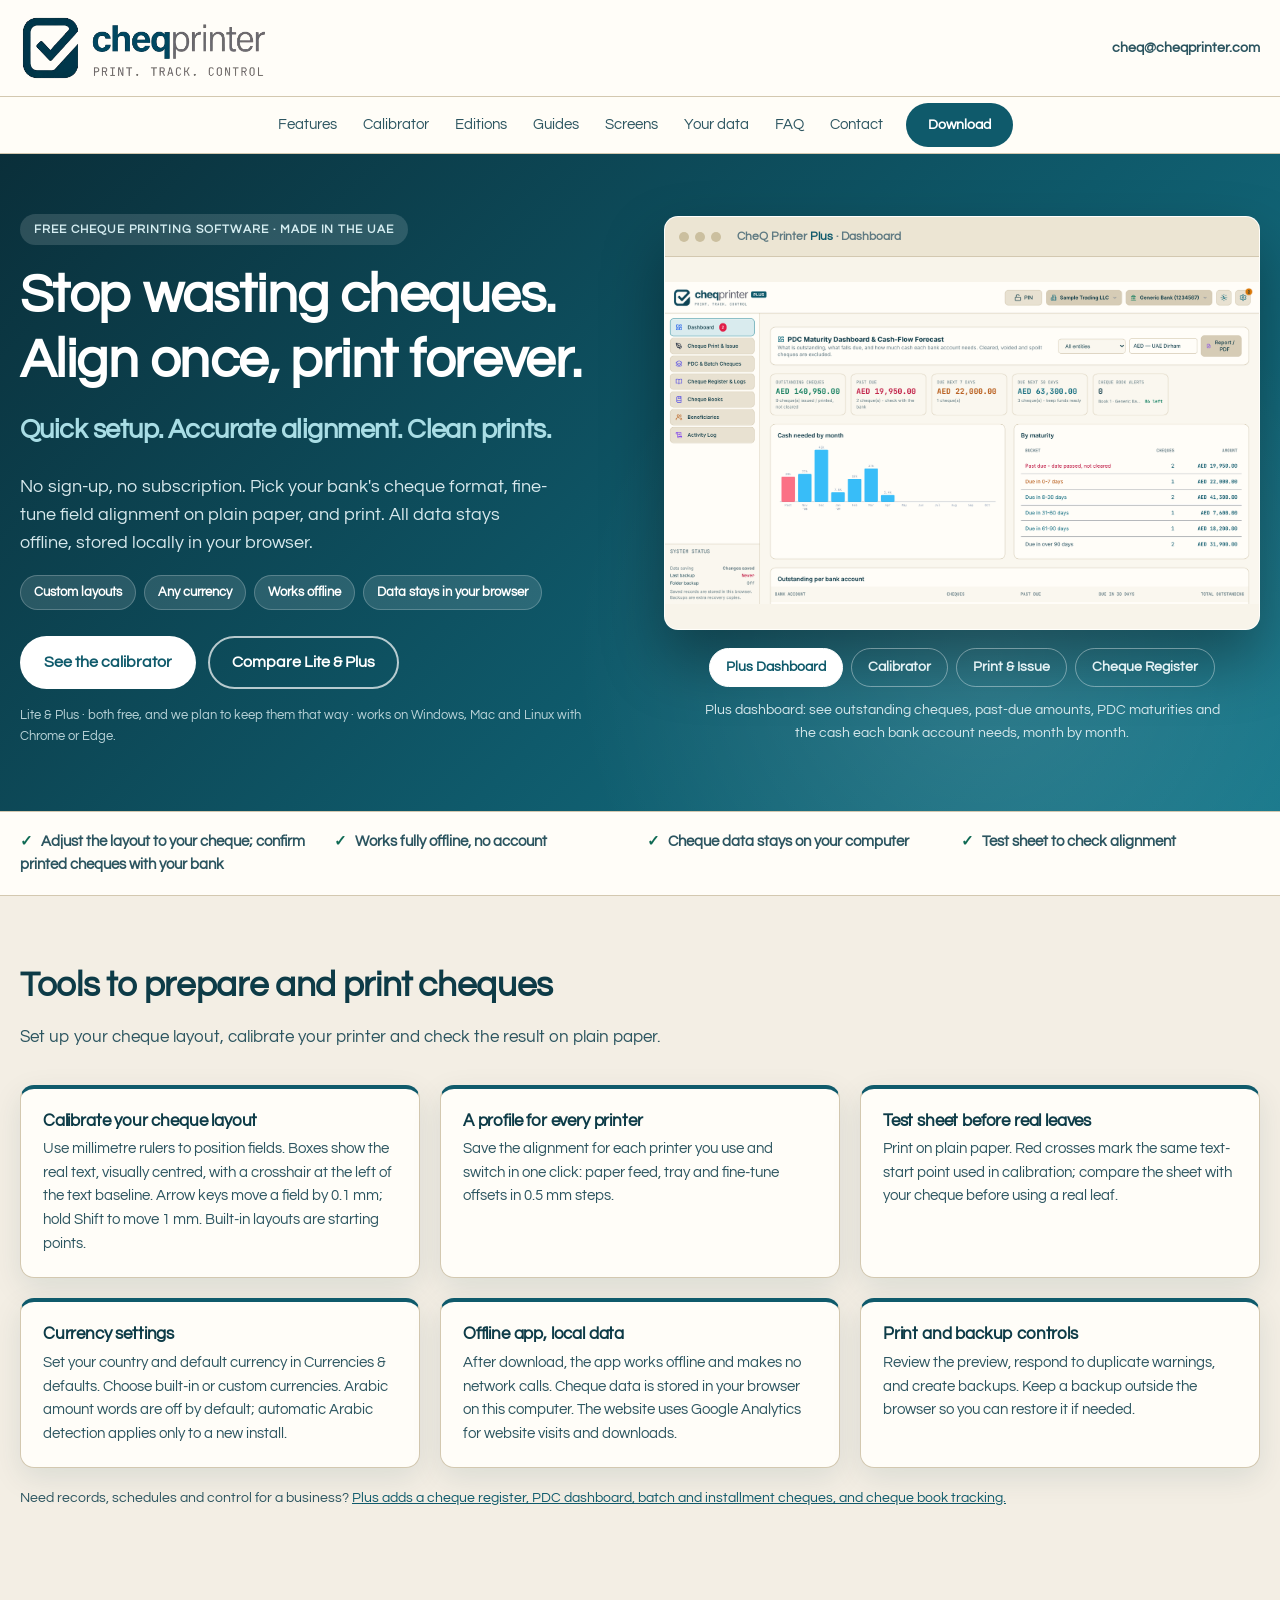
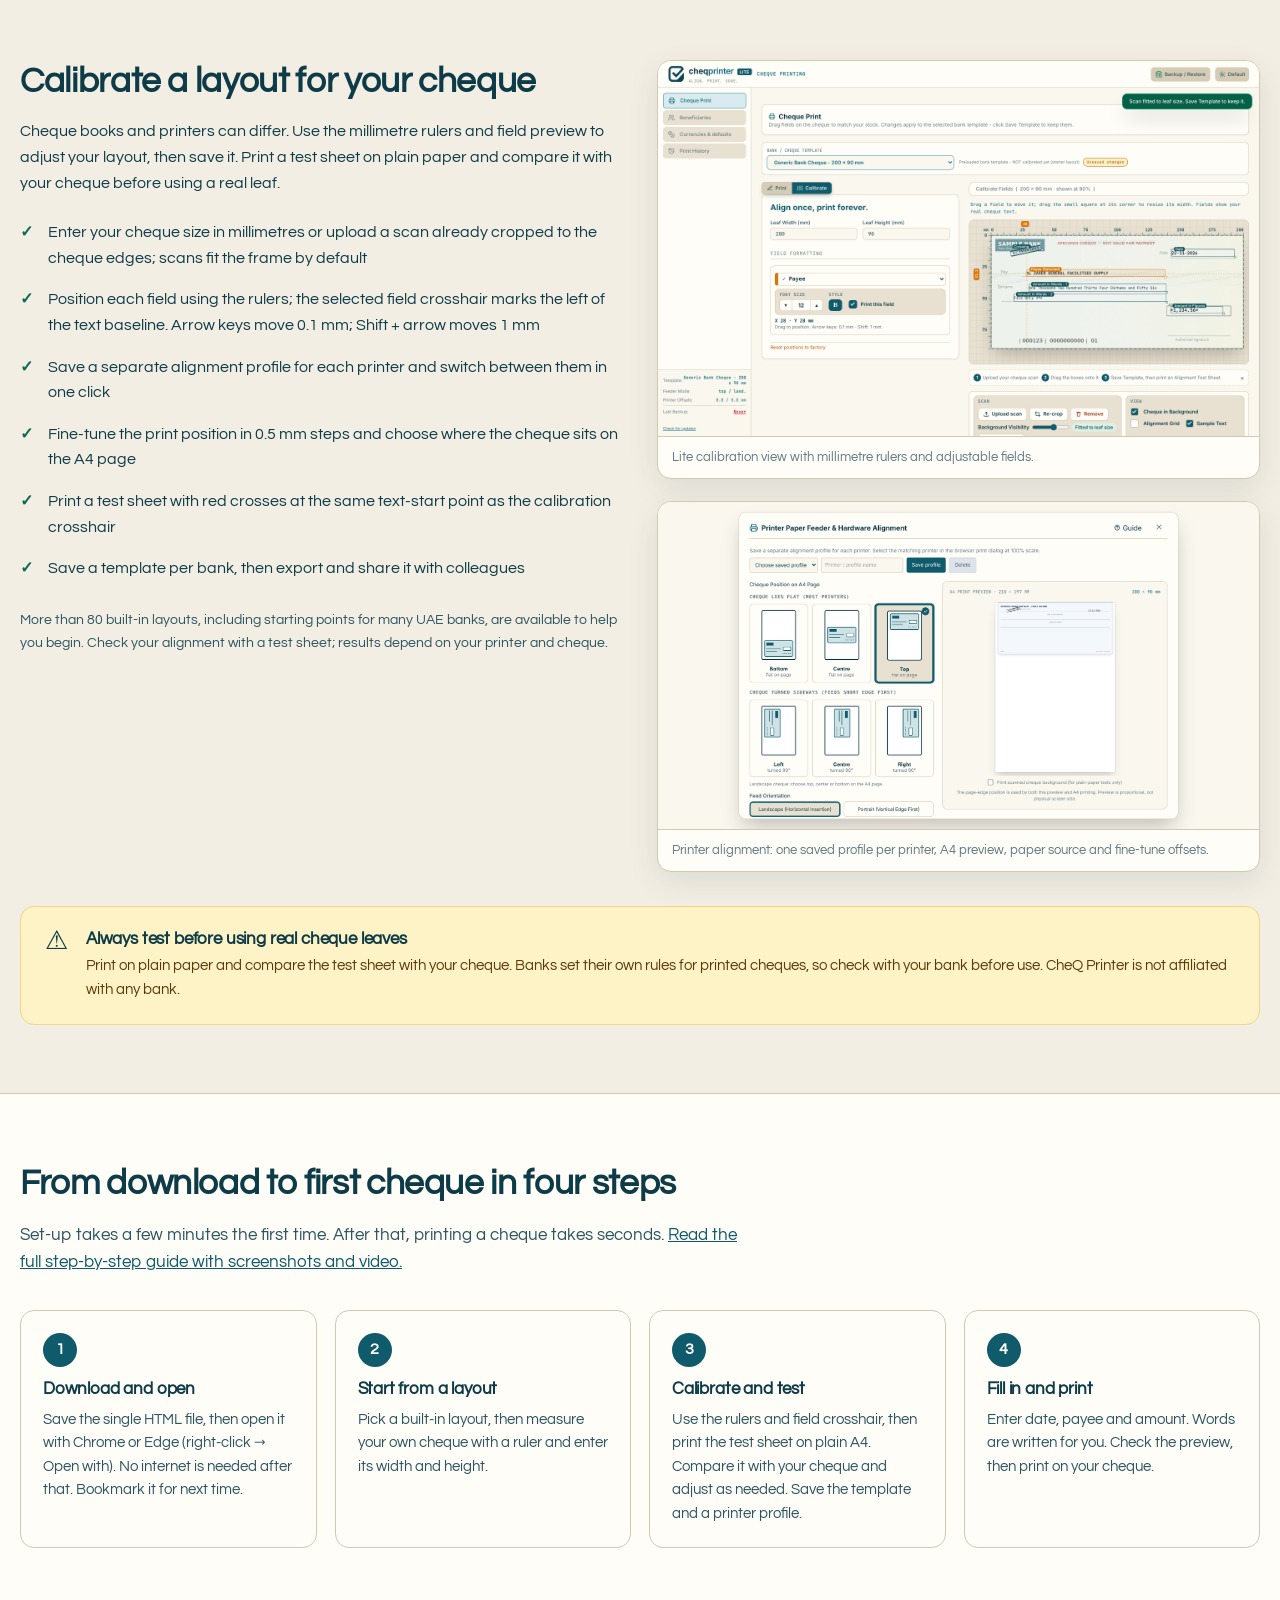
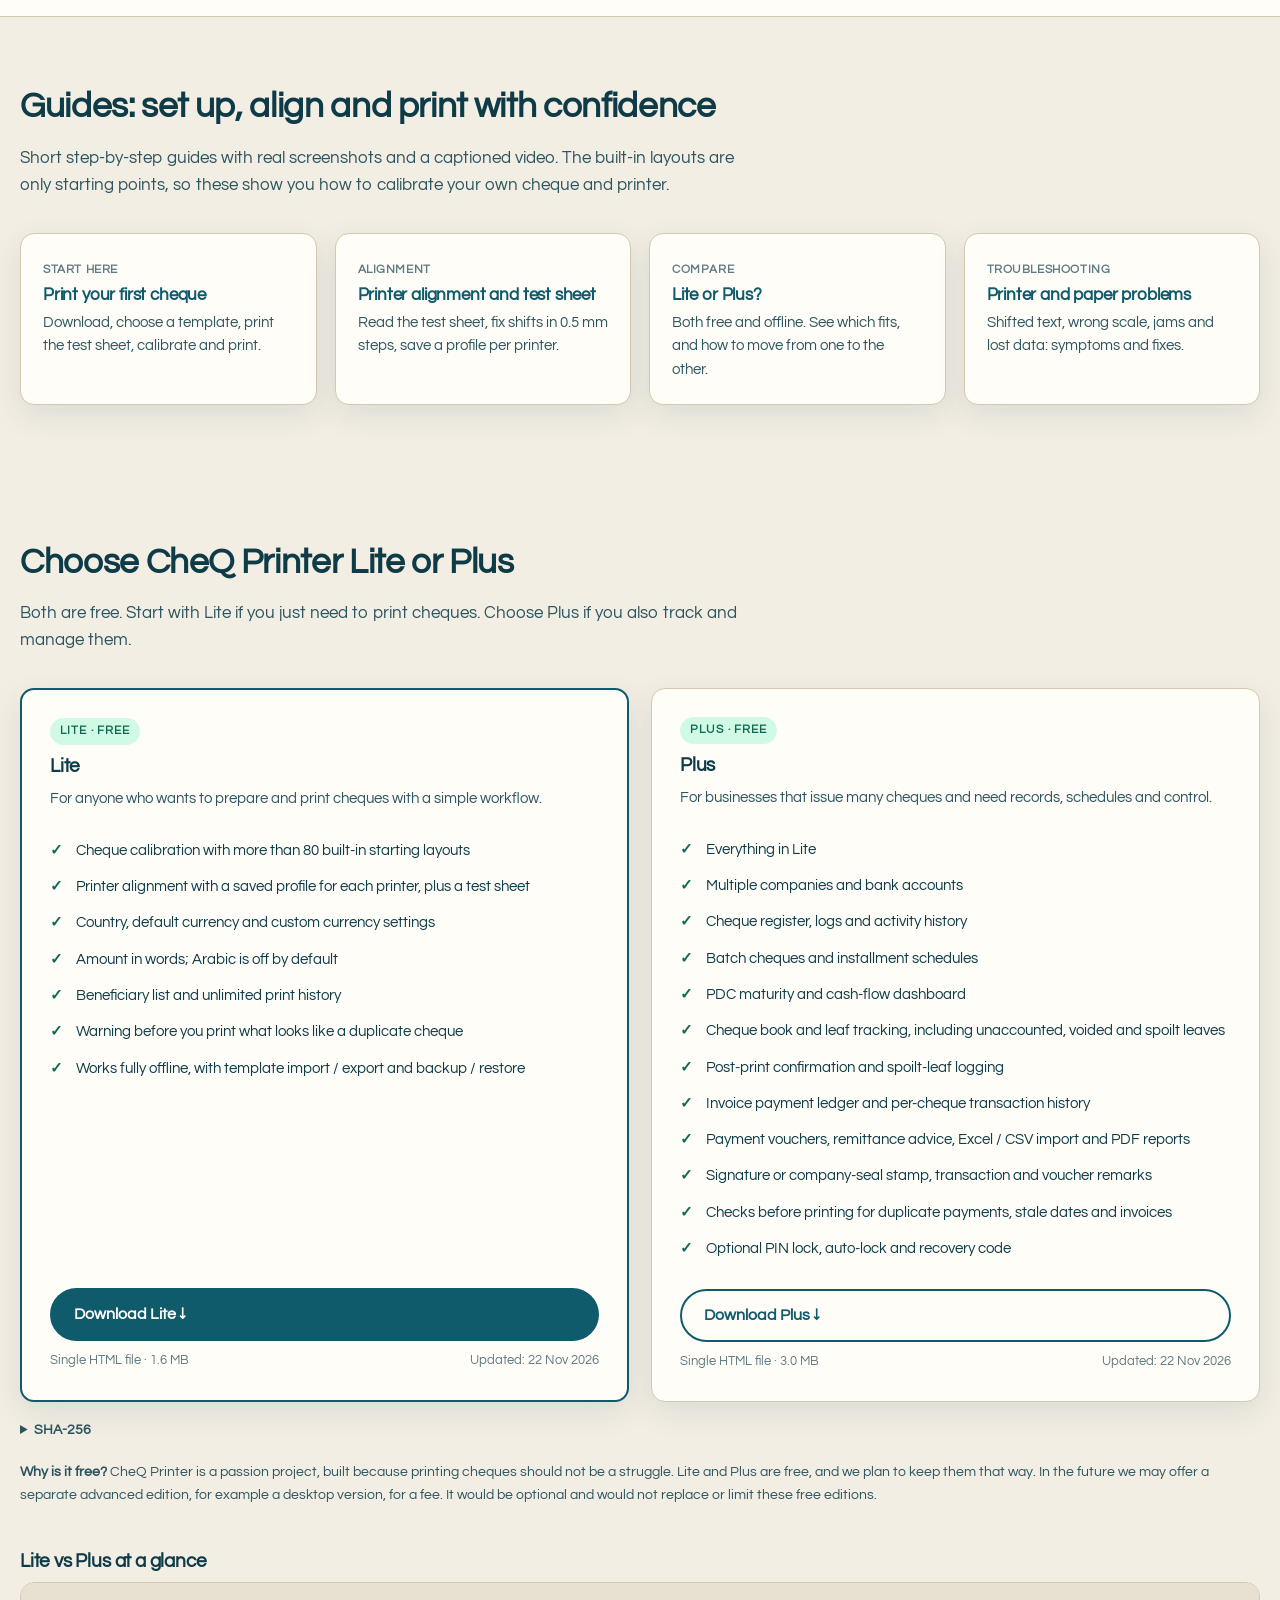
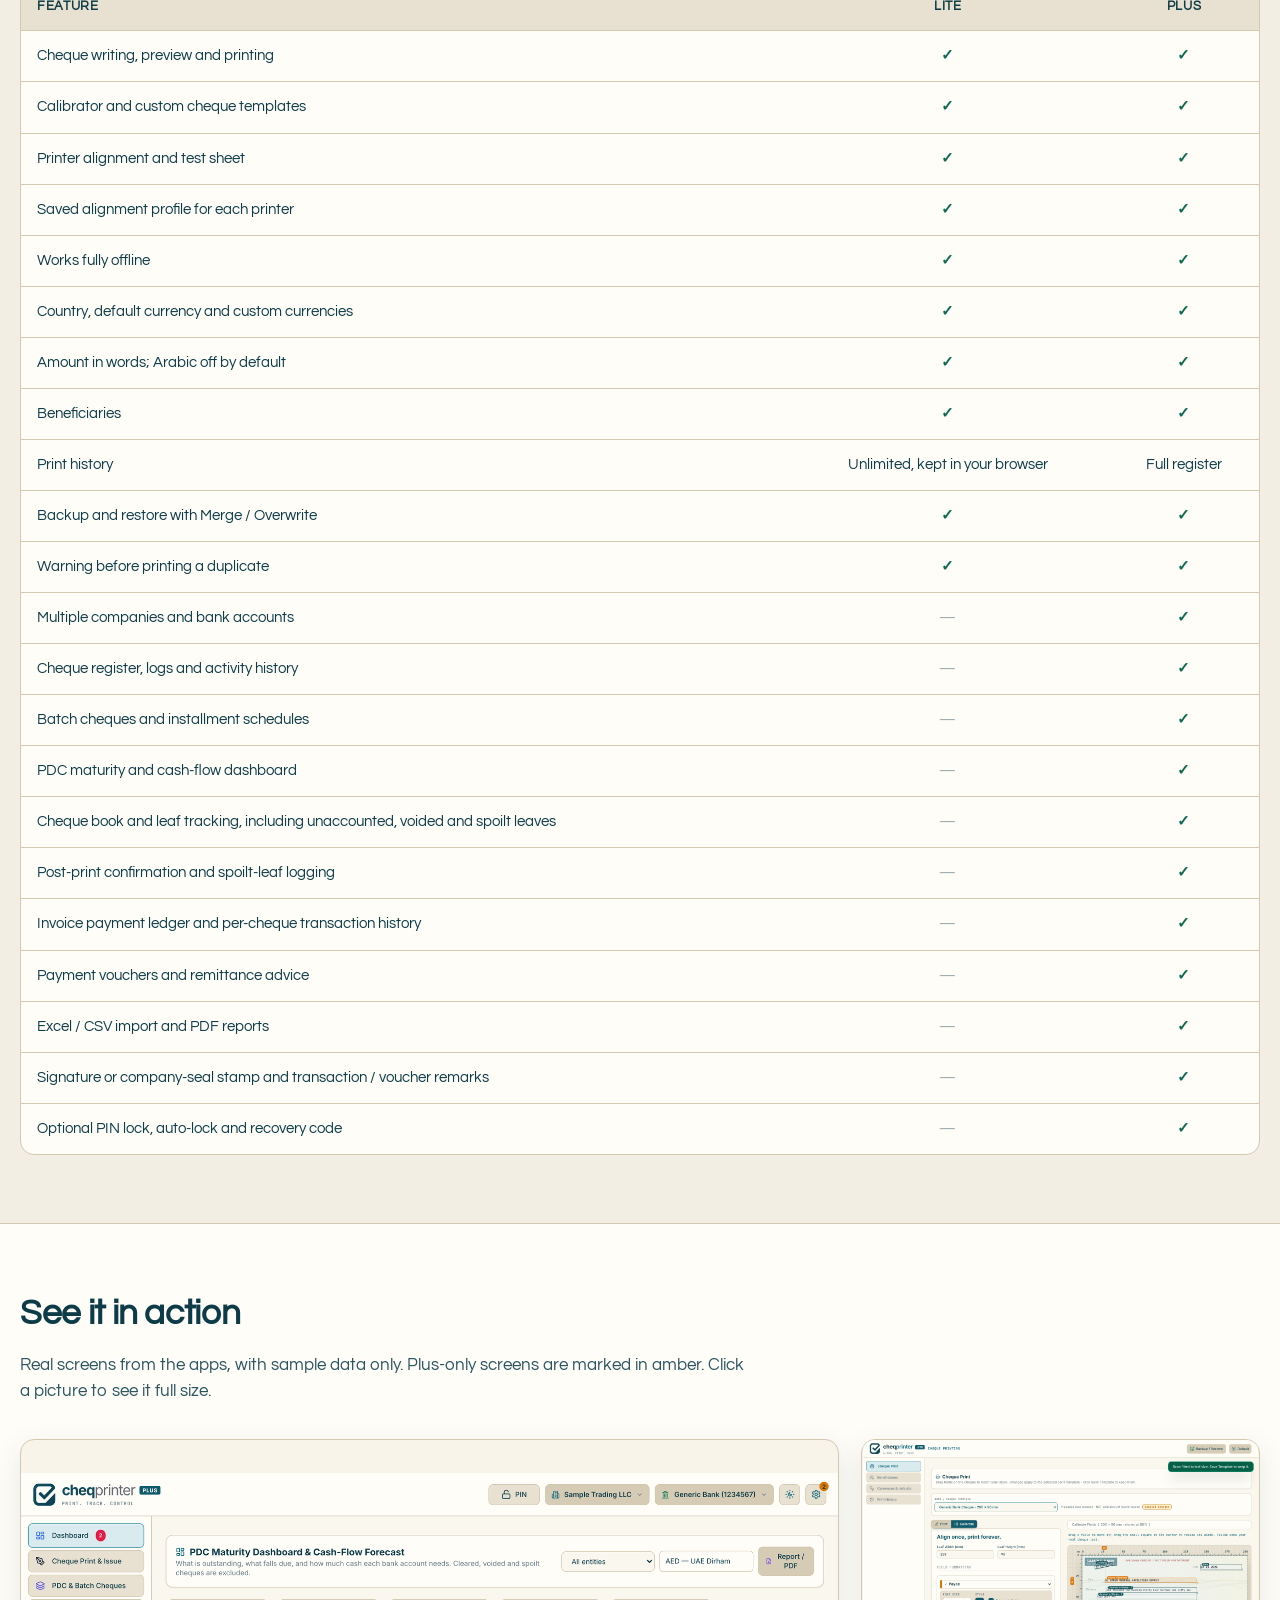
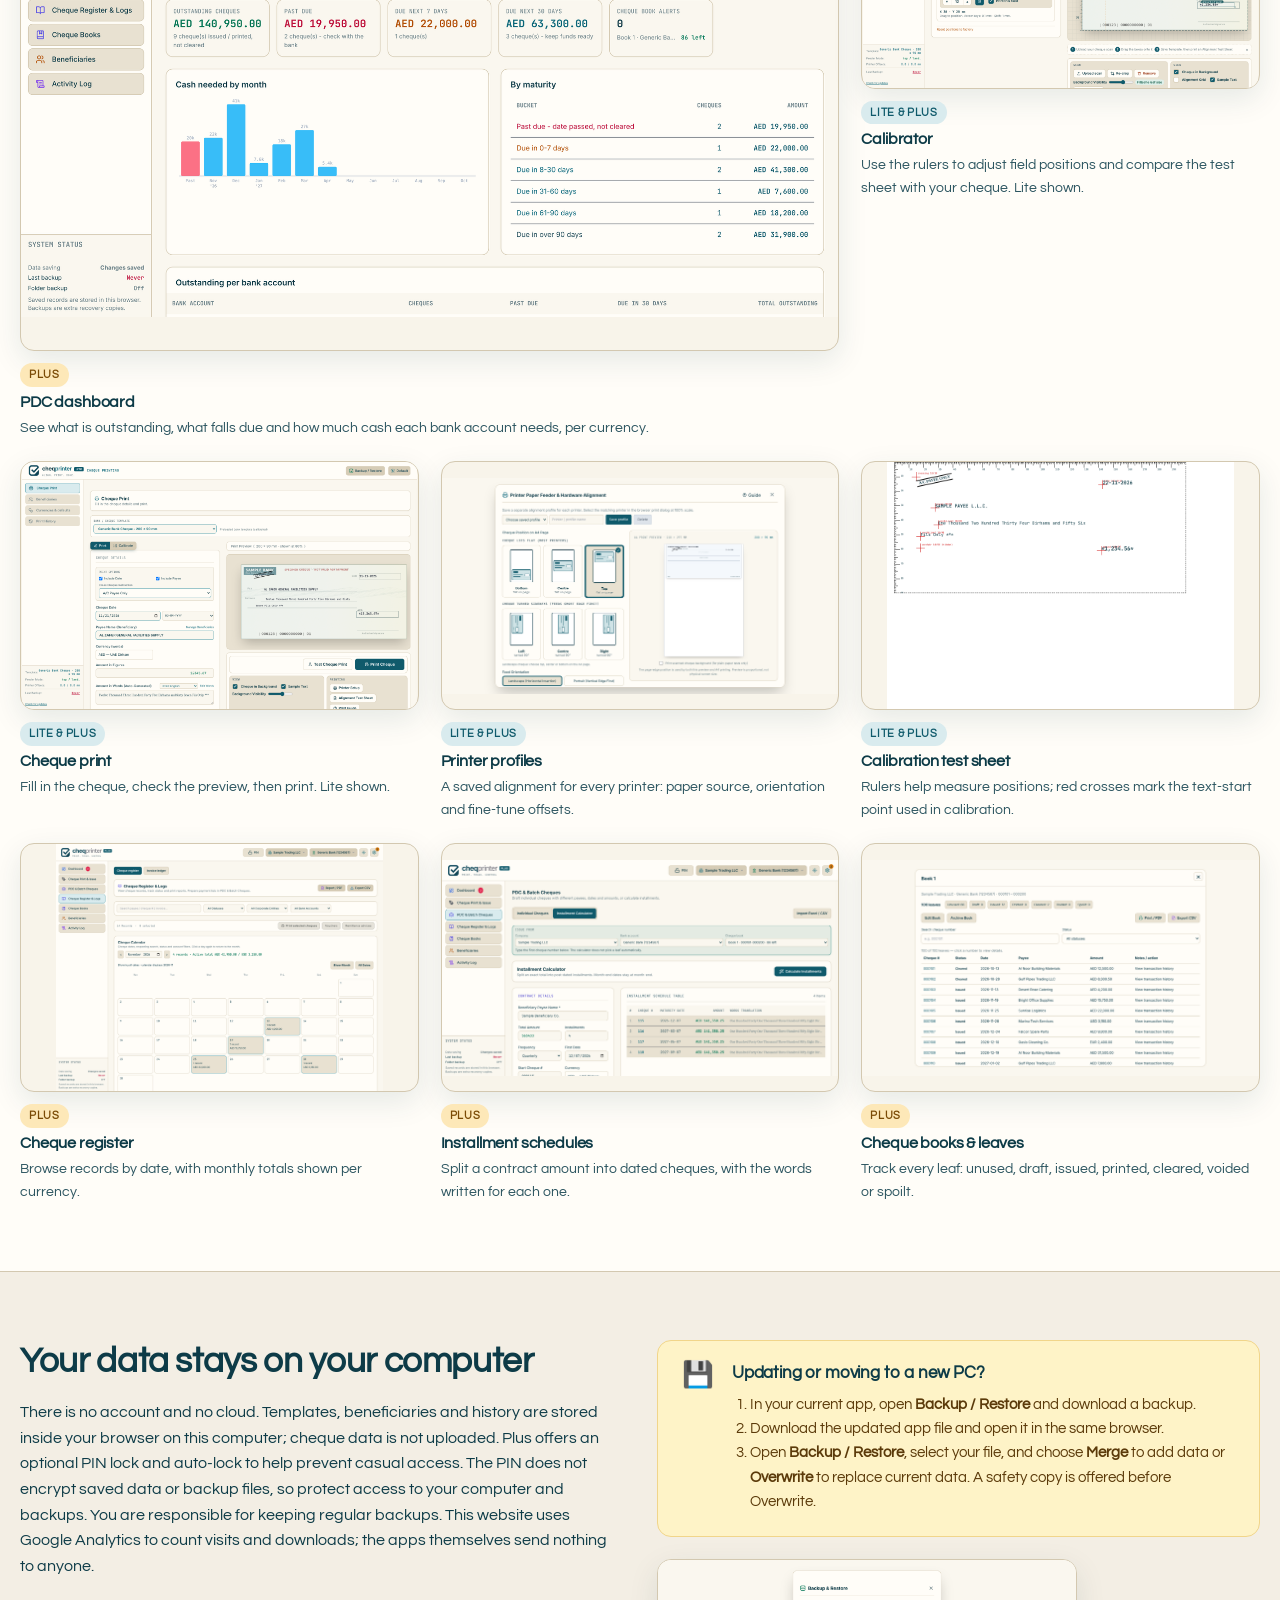
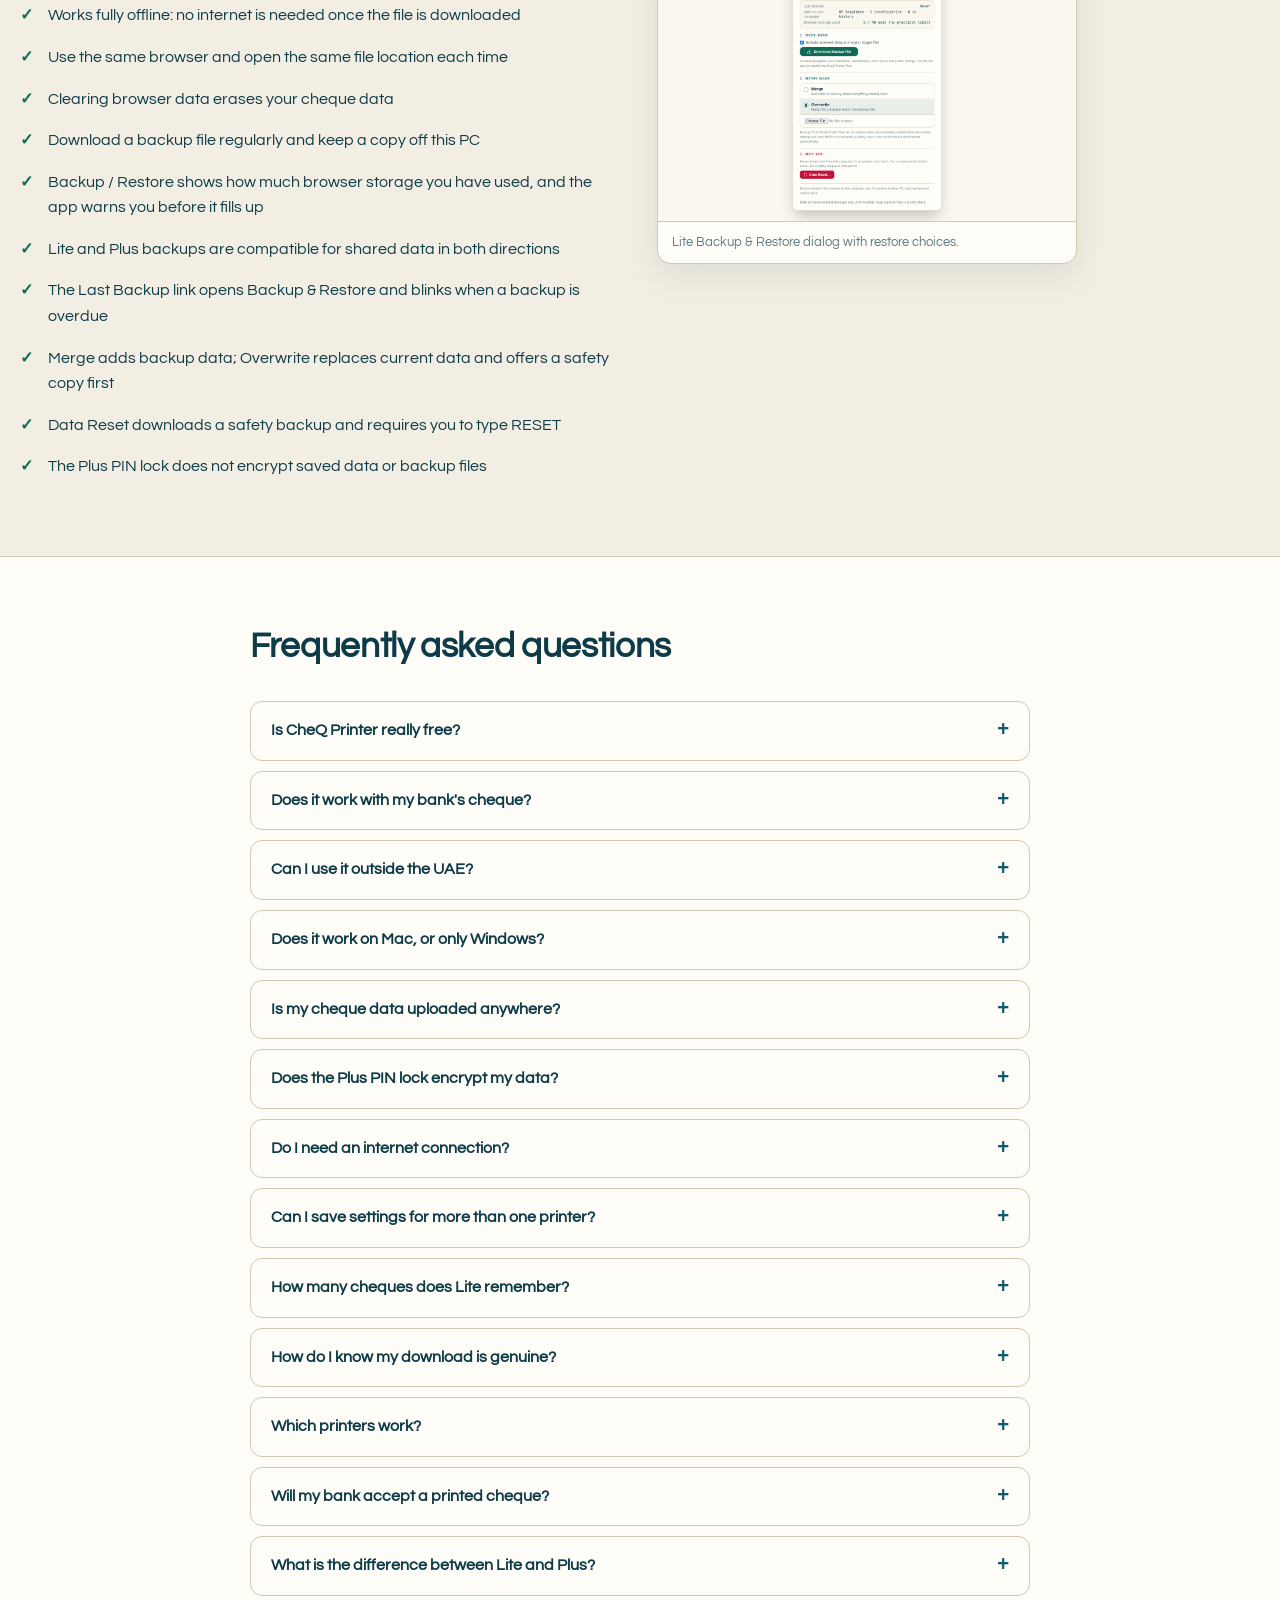
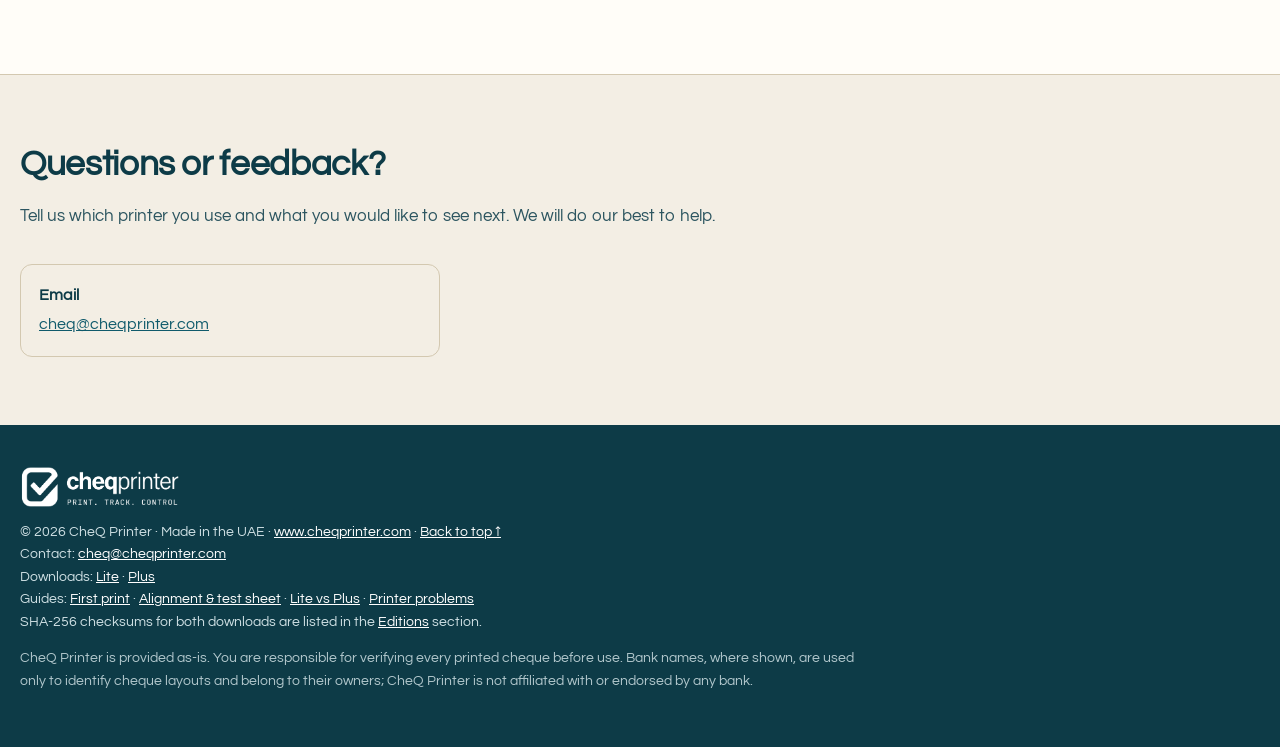
<file: index.html>
<!doctype html>
<html lang="en">
<head>
<!-- Google Analytics 4 (website visits and download clicks only; the apps themselves send nothing) -->
<script async src="https://www.googletagmanager.com/gtag/js?id=G-W925D2QX6T"></script>
<script>
  window.dataLayer = window.dataLayer || [];
  function gtag(){dataLayer.push(arguments);}
  gtag('js', new Date());
  gtag('config', 'G-W925D2QX6T');
</script>
<meta charset="utf-8">
<meta name="viewport" content="width=device-width, initial-scale=1">
<title>Free Cheque Printing Software | CheQ Printer</title>
<meta name="description" content="Free offline cheque printing software. Adjust a layout for your cheque, print a test sheet, and keep app data in your browser. Made in the UAE.">
<link rel="canonical" href="https://www.cheqprinter.com/">
<meta name="robots" content="index,follow,max-image-preview:large">
<meta name="theme-color" content="#fffdf8">
<meta property="og:type" content="website">
<meta property="og:url" content="https://www.cheqprinter.com/">
<meta property="og:title" content="Free Cheque Printing Software | Print on Any Bank's Cheque">
<meta property="og:description" content="Adjust a layout for your cheque, then test it on plain paper. Free offline cheque printing software, made in the UAE.">
<meta property="og:image" content="https://www.cheqprinter.com/assets/og-image.png">
<meta property="og:image:width" content="1200">
<meta property="og:image:height" content="630">
<meta name="twitter:card" content="summary_large_image">
<meta name="twitter:image" content="https://www.cheqprinter.com/assets/og-image.png">
<meta name="twitter:title" content="Free Cheque Printing Software | CheQ Printer">
<meta name="twitter:description" content="Adjust a layout for your cheque, then test it on plain paper. Free offline cheque printing software, made in the UAE.">
<link rel="icon" href="favicon.ico" sizes="any">
<link rel="icon" type="image/png" sizes="32x32" href="assets/favicon-32.png">
<link rel="apple-touch-icon" href="assets/apple-touch-icon.png">
<link rel="manifest" href="site.webmanifest">
<link rel="preconnect" href="https://fonts.googleapis.com">
<link rel="preconnect" href="https://fonts.gstatic.com" crossorigin>
<!-- Century Gothic is a system font (Windows / Office), so it cannot be embedded. Questrial is a free lookalike used only on devices that lack it. -->
<link href="https://fonts.googleapis.com/css2?family=Questrial&display=swap" rel="stylesheet">

<script type="application/ld+json">
{
  "@context": "https://schema.org",
  "@type": "SoftwareApplication",
  "name": "CheQ Printer",
  "applicationCategory": "BusinessApplication",
  "operatingSystem": "Any modern web browser (Windows, macOS, Linux)",
  "description": "Free offline cheque printing software with calibration, printer profiles and a test sheet. Create a layout for your cheque.",
  "url": "https://www.cheqprinter.com/",
  "isAccessibleForFree": true,
  "featureList": "Cheque calibration, printer alignment profiles, test sheet, amount in words, built-in and custom currencies, offline use, beneficiary list, print history, backup and restore",
  "offers": { "@type": "Offer", "price": "0", "priceCurrency": "AED" }
}
</script>
<script type="application/ld+json">
{
  "@context": "https://schema.org",
  "@type": "FAQPage",
  "mainEntity": [
    { "@type": "Question", "name": "Is CheQ Printer free?", "acceptedAnswer": { "@type": "Answer", "text": "Yes. Lite and Plus are both free, and we plan to keep them that way. In the future we may offer a separate advanced edition, for example a desktop version, for a fee; it would be optional and would not replace or limit these free editions." } },
    { "@type": "Question", "name": "Does it work with my bank's cheque?", "acceptedAnswer": { "@type": "Answer", "text": "The calibrator lets you adjust field positions for your cheque. Built-in layouts are starting points; print a test sheet and check with your bank before using a real cheque." } },
    { "@type": "Question", "name": "Can I use it outside the UAE?", "acceptedAnswer": { "@type": "Answer", "text": "Yes. The calibrator lets you adjust the layout for your cheque. You can choose your country and default currency, use built-in or custom currencies, and write amount words in English. Arabic amount words are off by default. Print a test sheet and check with your bank before using a real cheque. You can also type your own words in any language." } },
    { "@type": "Question", "name": "Does it work on Mac or only Windows?", "acceptedAnswer": { "@type": "Answer", "text": "CheQ Printer is a single HTML file that runs in a modern browser such as Chrome or Edge, so it works on Windows, macOS and Linux." } },
    { "@type": "Question", "name": "Is my cheque data uploaded anywhere?", "acceptedAnswer": { "@type": "Answer", "text": "No. There is no account and no cheque data is sent to a server. Records are stored in your browser on your computer." } },
    { "@type": "Question", "name": "Do I need an internet connection?", "acceptedAnswer": { "@type": "Answer", "text": "No. Once you have downloaded the file, Lite and Plus work fully offline. All styling, icons and fonts are inside the file, and the apps make no network calls and cheque data stays in your browser." } },
    { "@type": "Question", "name": "Can I save settings for more than one printer?", "acceptedAnswer": { "@type": "Answer", "text": "Yes. Save a separate alignment profile for each printer and switch between them in one click." } },
    { "@type": "Question", "name": "Does the Plus PIN lock encrypt my data?", "acceptedAnswer": { "@type": "Answer", "text": "No. The optional PIN lock helps prevent casual use of the app interface, but it does not encrypt saved data or backup files. Protect access to your computer and keep backups secure." } }
  ]
}
</script>

<style>
:root{
  --ink:#0d3b47; --ink-soft:#2c5560; --muted:#5f7a82;
  --teal:#0f5a6b; --teal-2:#17788b; --green:#0f6a54;
  --cream:#f3eee4; --paper:#fffdf8; --sand:#e8e1d1; --line:#d3c8b0;
  --amber-bg:#fef3c7;
  --radius:14px; --shadow:0 10px 30px rgba(13,59,71,.10);
  --font:"Century Gothic",CenturyGothic,"Apple Gothic","URW Gothic",Questrial,"Segoe UI",Arial,sans-serif;
}
*{box-sizing:border-box}
html{scroll-behavior:smooth}
body{margin:0;font-family:var(--font);color:var(--ink);background:var(--cream);line-height:1.6;-webkit-font-smoothing:antialiased}
img{max-width:100%;height:auto;display:block}
a{color:var(--teal)}
h1,h2,h3{font-family:var(--font);font-weight:700;line-height:1.2;margin:0 0 .5em;letter-spacing:-.01em}
h2{font-size:clamp(1.6rem,3.4vw,2.2rem)}
h3{font-size:1.2rem}
p{margin:0 0 1em}
.wrap{max-width:1280px;margin:0 auto;padding:0 20px}
.skip{position:absolute;left:-999px;top:8px;background:var(--teal);color:#fff;padding:8px 12px;border-radius:8px;z-index:100}
.skip:focus{left:8px}
:focus-visible{outline:3px solid var(--teal-2);outline-offset:2px;border-radius:4px}
section[id]{scroll-margin-top:64px}
@media(prefers-reduced-motion:reduce){html{scroll-behavior:auto}}

/* ---------- header: big logo bar + floating menu bar ---------- */
.brandbar{background:var(--paper);border-bottom:1px solid var(--line)}
.brandbar .wrap{display:flex;align-items:center;justify-content:space-between;gap:16px;padding-top:14px;padding-bottom:14px}
.brandbar .brand img{height:68px;width:auto}
.brandbar .mail{font-size:.9rem;font-weight:600;text-decoration:none;color:var(--ink-soft)}
.brandbar .mail:hover{color:var(--teal)}
@media(max-width:720px){.brandbar .brand img{height:52px}.brandbar .mail{display:none}}

.menubar{position:sticky;top:0;z-index:50;background:rgba(255,253,248,.96);backdrop-filter:blur(8px);border-bottom:1px solid var(--line)}
.menubar .wrap{position:relative;display:flex;align-items:center;height:56px}
.menubar .mini{position:absolute;left:20px;top:50%;transform:translateY(-50%);opacity:0;pointer-events:none;transition:opacity .2s}
.menubar .mini img{height:28px;width:auto}
.menubar.scrolled .mini{opacity:1;pointer-events:auto}
@media(max-width:1240px){.menubar .mini{display:none}}
.menubar nav{flex:1;min-width:0;display:flex;align-items:center;gap:4px;font-size:.92rem;font-weight:500;overflow-x:auto;white-space:nowrap;scrollbar-width:none;-webkit-overflow-scrolling:touch}
.menubar nav::-webkit-scrollbar{display:none}
.menubar nav a{flex:none;text-decoration:none;color:var(--ink-soft);padding:8px 11px;border-radius:999px}
.menubar nav a:first-child{margin-left:auto}
.menubar nav a.btn{margin-right:auto;margin-left:8px;padding:8px 20px;color:#fff;font-size:.9rem}
.menubar nav a:hover{color:var(--teal);background:#e9f1f2}
.menubar nav a.btn:hover{background:var(--teal-2);color:#fff}
.menubar nav a.active{color:var(--teal);background:#d9ebee;font-weight:700}

.btn{display:inline-flex;align-items:center;gap:8px;padding:12px 22px;border-radius:999px;font-weight:600;text-decoration:none;border:2px solid transparent;font-size:.98rem;cursor:pointer;transition:transform .12s, background .12s}
.btn:hover{transform:translateY(-1px)}
.btn-primary{background:var(--teal);color:#fff!important}
.btn-primary:hover{background:var(--teal-2)}
.btn-ghost{background:transparent;color:var(--teal)!important;border-color:var(--teal)}

/* ---------- hero ---------- */
.hero{position:relative;overflow:hidden;color:#fff;padding:60px 0 64px;background:linear-gradient(135deg,#0a2f3a 0%,#0f5a6b 58%,#17788b 100%)}
.hero::before{content:"";position:absolute;right:-12%;bottom:-45%;width:70%;aspect-ratio:1;background:radial-gradient(circle,rgba(255,255,255,.12),transparent 65%);pointer-events:none}
.hero .grid{position:relative;display:grid;grid-template-columns:1fr 1fr;gap:48px;align-items:center}
@media(max-width:960px){.hero .grid{grid-template-columns:1fr;gap:36px}}
.eyebrow{display:inline-block;font-size:.75rem;font-weight:700;letter-spacing:.08em;text-transform:uppercase;color:#d6eef2;background:rgba(255,255,255,.14);padding:6px 14px;border-radius:999px;margin-bottom:18px}
.hero h1{color:#fff;font-size:clamp(2.2rem,4.4vw,3.4rem);margin-bottom:.45em}
.hero h1 span{display:block;color:#a9dde5;font-size:.5em;line-height:1.3;margin-top:.7em;text-wrap:balance}
.hero p.lead{font-size:1.1rem;color:#d6e8ec;max-width:30em}
.chips{display:flex;flex-wrap:wrap;gap:8px;margin:0 0 26px;padding:0;list-style:none}
.chips li{font-size:.82rem;font-weight:600;padding:6px 13px;border-radius:999px;background:rgba(255,255,255,.12);border:1px solid rgba(255,255,255,.22)}
.cta-row{display:flex;flex-wrap:wrap;gap:12px;margin:0 0 16px}
.btn-light{background:#fff;color:var(--teal)!important}
.btn-light:hover{background:#eaf5f7}
.btn-outline-light{border-color:rgba(255,255,255,.7);color:#fff!important}
.btn-outline-light:hover{background:rgba(255,255,255,.12)}
.hero .microcopy{font-size:.82rem;color:#b9d3d8;margin:0}

.stage{min-width:0}
.frame{background:var(--paper);border-radius:14px;box-shadow:0 30px 60px rgba(0,0,0,.35);overflow:hidden;border:1px solid rgba(255,255,255,.28)}
.frame .bar{display:flex;align-items:center;gap:6px;padding:10px 14px;background:#ece5d3;border-bottom:1px solid var(--line)}
.frame .bar i{width:10px;height:10px;border-radius:50%;background:#cbbf9f}
.frame .bar b{margin-left:10px;font-size:.74rem;font-weight:600;color:var(--muted)}
.slides{position:relative;aspect-ratio:16/10;background:#f8f4ea}
.slide{position:absolute;inset:0;margin:0;opacity:0;transition:opacity .6s ease}
.slide.active{opacity:1}
.slide img{width:100%;height:100%;object-fit:contain;object-position:center}
.tabs{display:flex;flex-wrap:wrap;gap:8px;justify-content:center;margin-top:18px}
.tab{font:inherit;font-size:.85rem;font-weight:600;padding:8px 16px;border-radius:999px;border:1px solid rgba(255,255,255,.38);background:transparent;color:#e3f1f4;cursor:pointer}
.tab:hover{background:rgba(255,255,255,.12)}
.tab[aria-selected="true"]{background:#fff;color:var(--teal);border-color:#fff}
.cap{text-align:center;color:#d6e8ec;font-size:.88rem;margin:12px auto 0;max-width:38em;min-height:3em}

.trust{background:var(--paper);border-block:1px solid var(--line)}
.trust ul{list-style:none;margin:0;padding:18px 0;display:grid;grid-template-columns:repeat(4,1fr);gap:14px;font-size:.92rem;font-weight:600;color:var(--ink-soft)}
.trust li::before{content:"✓";color:var(--green);font-weight:800;margin-right:8px}
@media(max-width:820px){.trust ul{grid-template-columns:1fr 1fr}}

section.block{padding:68px 0}
.block.alt{background:var(--paper);border-block:1px solid var(--line)}
.sec-head{max-width:46em;margin-bottom:34px}
.sec-head p{color:var(--ink-soft);font-size:1.05rem}

.shot{background:var(--paper);border:1px solid var(--line);border-radius:var(--radius);box-shadow:var(--shadow);overflow:hidden;margin:0}
.shot img{width:100%}
.shot figcaption{padding:10px 14px;font-size:.82rem;color:var(--muted);border-top:1px solid var(--line)}

.steps{display:grid;grid-template-columns:repeat(4,1fr);gap:18px;counter-reset:s;list-style:none;padding:0;margin:0}
@media(max-width:900px){.steps{grid-template-columns:1fr 1fr}}
@media(max-width:560px){.steps{grid-template-columns:1fr}}
.steps li{background:var(--paper);border:1px solid var(--line);border-radius:var(--radius);padding:22px;counter-increment:s}
.steps li::before{content:counter(s);display:grid;place-items:center;width:34px;height:34px;border-radius:50%;background:var(--teal);color:#fff;font-weight:700;margin-bottom:12px}
.steps h3{font-size:1.05rem;font-family:inherit;font-weight:700}
.steps p{font-size:.92rem;color:var(--ink-soft);margin:0}

.cards{display:grid;grid-template-columns:1fr 1fr;gap:22px}
@media(max-width:820px){.cards{grid-template-columns:1fr}}
.card{background:var(--paper);border:1px solid var(--line);border-radius:var(--radius);padding:28px;display:flex;flex-direction:column;box-shadow:var(--shadow)}
.card.featured{border:2px solid var(--teal)}
.tag{align-self:flex-start;font-size:.72rem;font-weight:700;letter-spacing:.08em;color:var(--green);background:#d1fae5;padding:4px 10px;border-radius:999px;margin-bottom:10px}
.card .for{color:var(--ink-soft);font-size:.95rem}
.card ul{padding-left:0;list-style:none;margin:6px 0 22px;flex:1}
.card li{padding:6px 0 6px 26px;position:relative;font-size:.95rem}
.card li::before{content:"✓";position:absolute;left:0;color:var(--green);font-weight:800}
.card .meta{font-size:.8rem;color:var(--muted);margin-top:10px}
.download-meta{display:flex;justify-content:space-between;align-items:center;gap:12px;flex-wrap:wrap;margin-top:10px}
.card .download-meta .meta{margin:0}
.note{font-size:.9rem;color:var(--ink-soft);margin-top:18px}

.tablewrap{overflow-x:auto;border:1px solid var(--line);border-radius:var(--radius);background:var(--paper)}
table{border-collapse:collapse;width:100%;min-width:560px;font-size:.94rem}
th,td{padding:13px 16px;text-align:left;border-bottom:1px solid var(--line)}
th{background:var(--sand);font-size:.82rem;text-transform:uppercase;letter-spacing:.05em}
td:not(:first-child),th:not(:first-child){text-align:center}
tr:last-child td{border-bottom:0}
.yes{color:var(--green);font-weight:800}
.no{color:#9aa9ae}

.callout{display:grid;grid-template-columns:auto 1fr;gap:18px;background:var(--amber-bg);border:1px solid #f1d58a;border-radius:var(--radius);padding:22px 24px}
.callout .ic{font-size:1.6rem;line-height:1}
.callout h3{font-family:inherit;font-size:1.05rem;font-weight:700;margin-bottom:.3em}
.callout p{margin:0;font-size:.95rem;color:#5b3a0a}
.callout ol{margin:.6em 0 0;padding-left:1.2em;font-size:.95rem;color:#5b3a0a}

.two{display:grid;grid-template-columns:1fr 1fr;gap:34px;align-items:start}
@media(max-width:820px){.two{grid-template-columns:1fr}}
.checks{list-style:none;padding:0;margin:0}
.checks li{padding:8px 0 8px 28px;position:relative}
.checks li::before{content:"✓";position:absolute;left:0;color:var(--green);font-weight:800}

.gallery{display:grid;grid-template-columns:repeat(3,1fr);gap:22px}
@media(max-width:900px){.gallery{grid-template-columns:1fr 1fr}}
@media(max-width:560px){.gallery{grid-template-columns:1fr}}
.gallery figure{margin:0}
.thumb{display:block;aspect-ratio:16/10;background:#f8f4ea;border:1px solid var(--line);border-radius:var(--radius);box-shadow:var(--shadow);overflow:hidden}
.thumb img{width:100%;height:100%;object-fit:contain}
.pill{display:inline-block;font-size:.68rem;font-weight:700;letter-spacing:.06em;text-transform:uppercase;color:var(--teal);background:#d9ebee;padding:3px 9px;border-radius:999px;margin-top:12px}
.pill.plus{color:#7a4a05;background:#fde8b8}
.gallery h3{font-family:inherit;font-size:1rem;font-weight:700;margin:6px 0 4px}
.gallery p{font-size:.9rem;color:var(--ink-soft);margin:0}

.faq details{background:var(--paper);border:1px solid var(--line);border-radius:12px;padding:0;margin-bottom:10px}
.faq summary{cursor:pointer;list-style:none;padding:16px 20px;font-weight:600;display:flex;justify-content:space-between;gap:12px}
.faq summary::-webkit-details-marker{display:none}
.faq summary::after{content:"+";font-size:1.3rem;color:var(--teal);line-height:1}
.faq details[open] summary::after{content:"–"}
.faq .ans{padding:0 20px 18px;color:var(--ink-soft);font-size:.96rem}

.contact{max-width:420px}
.contact div{background:var(--cream);border:1px solid var(--line);border-radius:12px;padding:18px}
.contact b{display:block;margin-bottom:4px}
.features{display:grid;grid-template-columns:repeat(3,1fr);gap:20px}
@media(max-width:900px){.features{grid-template-columns:1fr 1fr}}
@media(max-width:560px){.features{grid-template-columns:1fr}}
.fcard{background:var(--paper);border:1px solid var(--line);border-top:4px solid var(--teal);border-radius:var(--radius);padding:22px;box-shadow:var(--shadow)}
.fcard h3{font-size:1.05rem;margin-bottom:.4em}
.fcard p{font-size:.92rem;color:var(--ink-soft);margin:0}
.stack{display:grid;gap:22px;min-width:0}
.gcards{display:grid;grid-template-columns:repeat(4,1fr);gap:18px}
@media(max-width:960px){.gcards{grid-template-columns:1fr 1fr}}
@media(max-width:560px){.gcards{grid-template-columns:1fr}}
.gcard{display:block;background:var(--paper);border:1px solid var(--line);border-radius:var(--radius);padding:22px;text-decoration:none;color:var(--ink);box-shadow:var(--shadow);transition:transform .12s}
.gcard:hover{transform:translateY(-2px);border-color:var(--teal)}
.gcard h3{margin:.2em 0 .3em;font-size:1.08rem;color:var(--teal)}
.gcard p{margin:0;color:var(--ink-soft);font-size:.92rem}
.gcard .time{font-size:.74rem;font-weight:700;letter-spacing:.05em;text-transform:uppercase;color:var(--muted)}
.gallery figure.big{grid-column:span 2}
@media(max-width:560px){.gallery figure.big{grid-column:auto}}
.pill.lite{color:#0f6a54;background:#d1fae5}
.sha{margin-top:12px;font-size:.78rem;color:var(--muted)}
.sha summary{cursor:pointer;font-weight:600;color:var(--ink-soft)}
.sha code{display:block;margin-top:6px;padding:8px 10px;background:var(--cream);border:1px solid var(--line);border-radius:8px;word-break:break-all;font-size:.74rem;color:var(--ink)}
.sha-main{margin-top:18px;font-size:.85rem}
.sha-line{margin:8px 0 0;font-size:.85rem}
.sha-line b{display:inline-block;min-width:3em}
.sha-help{font-size:.88rem;color:var(--ink-soft);margin:10px 0 0}
.sha-help code{background:var(--sand);padding:2px 6px;border-radius:6px;font-size:.82rem}
.frame .bar b em{font-style:normal;color:var(--teal);font-weight:700}
footer{background:var(--ink);color:#cfe0e4;padding:40px 0;font-size:.88rem}
footer a{color:#fff}
footer .legal{max-width:60em;opacity:.85;margin-top:14px}
</style>
</head>
<body>
<a class="skip" href="#main">Skip to content</a>

<!-- Big logo bar (scrolls away) -->
<div class="brandbar">
  <div class="wrap">
    <a class="brand" href="#" aria-label="CheQ Printer home"><img src="assets/cheqprinter-logo.png?rev=5" alt="CheQ Printer - Print. Track. Control."></a>
    <a class="mail" href="mailto:cheq@cheqprinter.com">cheq@cheqprinter.com</a>
  </div>
</div>

<!-- Floating menu bar (stays on screen while scrolling) -->
<header class="menubar" id="menubar">
  <div class="wrap">
    <a class="mini" href="#" aria-label="Back to top"><img src="assets/cheqprinter-logo.png?rev=5" alt="CheQ Printer"></a>
    <nav aria-label="Main">
      <a href="#features">Features</a>
      <a href="#calibrator">Calibrator</a>
      <a href="#editions">Editions</a>
      <a href="guides/">Guides</a>
      <a href="#screens">Screens</a>
      <a href="#safety">Your data</a>
      <a href="#faq">FAQ</a>
      <a href="#contact">Contact</a>
      <a class="btn btn-primary" href="#editions">Download</a>
    </nav>
  </div>
</header>

<main id="main">
<!-- HERO -->
<section class="hero">
  <div class="wrap grid">
    <div class="hero-text">
      <span class="eyebrow">Free cheque printing software &middot; Made in the UAE</span>
      <h1>Stop wasting cheques. Align once, print forever.<span>Quick setup. Accurate alignment. Clean prints.</span></h1>
      <p class="lead">No sign-up, no subscription. Pick your bank's cheque format, fine-tune field alignment on plain paper, and print. All data stays offline, stored locally in your browser.</p>
      <ul class="chips" aria-label="Highlights">
        <li>Custom layouts</li>
        <li>Any currency</li>
        <li>Works offline</li>
        <li>Data stays in your browser</li>
      </ul>
      <div class="cta-row">
        <a class="btn btn-light" href="#calibrator">See the calibrator</a>
        <a class="btn btn-outline-light" href="#editions">Compare Lite &amp; Plus</a>
      </div>
      <p class="microcopy">Lite &amp; Plus &middot; both free, and we plan to keep them that way &middot; works on Windows, Mac and Linux with Chrome or Edge.</p>
    </div>

    <div class="stage" id="stage">
      <div class="frame">
        <div class="bar"><i></i><i></i><i></i><b id="frameTitle">CheQ Printer <em>Plus</em> &middot; Dashboard</b></div>
        <div class="slides">
          <figure class="slide active" data-ed="Plus" data-name="Dashboard" data-cap="Plus dashboard: see outstanding cheques, past-due amounts, PDC maturities and the cash each bank account needs, month by month.">
            <img src="assets/dashboard.png?rev=7" alt="CheQ Printer Plus dashboard showing outstanding cheques, past due amounts, cash needed by month and maturity buckets" width="1600" height="869">
          </figure>
          <figure class="slide" data-ed="Lite &amp; Plus" data-name="Calibrator" data-cap="Calibrator (Lite shown, Plus has it too): drag each field into place over your cheque, with a live preview.">
            <img src="assets/media/shots/lite-02-calibrate-rulers.png" alt="CheQ Printer calibrator: drag and resize each field over the cheque with an alignment grid" width="1440" height="900" loading="lazy">
          </figure>
          <figure class="slide" data-ed="Lite &amp; Plus" data-name="Print &amp; Issue" data-cap="Cheque print (Lite shown): type the payee and amount, the words are written for you, check the preview and print.">
            <img src="assets/media/shots/lite-01-print.png" alt="CheQ Printer Lite cheque print screen with payee, amount, amount in words and a live cheque preview" width="1440" height="900" loading="lazy">
          </figure>
          <figure class="slide" data-ed="Plus" data-name="Cheque Register" data-cap="Plus cheque register: browse records by date, with monthly totals shown per currency.">
            <img src="assets/cheque-register.png?rev=7" alt="CheQ Printer Plus cheque register showing monthly totals by currency and date" width="1600" height="1211" loading="lazy">
          </figure>
        </div>
      </div>
      <div class="tabs" role="tablist" aria-label="Preview screens">
        <button class="tab" role="tab" aria-selected="true" type="button">Plus Dashboard</button>
        <button class="tab" role="tab" aria-selected="false" type="button">Calibrator</button>
        <button class="tab" role="tab" aria-selected="false" type="button">Print &amp; Issue</button>
        <button class="tab" role="tab" aria-selected="false" type="button">Cheque Register</button>
      </div>
      <p class="cap" id="heroCap" aria-live="polite">Plus dashboard: see outstanding cheques, past-due amounts, PDC maturities and the cash each bank account needs, month by month.</p>
    </div>
  </div>
</section>

<div class="trust">
  <div class="wrap">
    <ul>
      <li>Adjust the layout to your cheque; confirm printed cheques with your bank</li>
      <li>Works fully offline, no account</li>
      <li>Cheque data stays on your computer</li>
      <li>Test sheet to check alignment</li>
    </ul>
  </div>
</div>

<!-- FEATURES -->
<section class="block" id="features">
  <div class="wrap">
    <div class="sec-head">
      <h2>Tools to prepare and print cheques</h2>
      <p>Set up your cheque layout, calibrate your printer and check the result on plain paper.</p>
    </div>
    <div class="features">
      <article class="fcard"><h3>Calibrate your cheque layout</h3><p>Use millimetre rulers to position fields. Boxes show the real text, visually centred, with a crosshair at the left of the text baseline. Arrow keys move a field by 0.1 mm; hold Shift to move 1 mm. Built-in layouts are starting points.</p></article>
      <article class="fcard"><h3>A profile for every printer</h3><p>Save the alignment for each printer you use and switch in one click: paper feed, tray and fine-tune offsets in 0.5 mm steps.</p></article>
      <article class="fcard"><h3>Test sheet before real leaves</h3><p>Print on plain paper. Red crosses mark the same text-start point used in calibration; compare the sheet with your cheque before using a real leaf.</p></article>
      <article class="fcard"><h3>Currency settings</h3><p>Set your country and default currency in Currencies &amp; defaults. Choose built-in or custom currencies. Arabic amount words are off by default; automatic Arabic detection applies only to a new install.</p></article>
      <article class="fcard"><h3>Offline app, local data</h3><p>After download, the app works offline and makes no network calls. Cheque data is stored in your browser on this computer. The website uses Google Analytics for website visits and downloads.</p></article>
      <article class="fcard"><h3>Print and backup controls</h3><p>Review the preview, respond to duplicate warnings, and create backups. Keep a backup outside the browser so you can restore it if needed.</p></article>
    </div>
    <p class="note">Need records, schedules and control for a business? <a href="#editions">Plus adds a cheque register, PDC dashboard, batch and installment cheques, and cheque book tracking.</a></p>
  </div>
</section>

<!-- CALIBRATOR -->
<section class="block" id="calibrator">
  <div class="wrap two">
    <div>
      <h2>Calibrate a layout for your cheque</h2>
      <p>Cheque books and printers can differ. Use the millimetre rulers and field preview to adjust your layout, then save it. Print a test sheet on plain paper and compare it with your cheque before using a real leaf.</p>
      <ul class="checks">
        <li>Enter your cheque size in millimetres or upload a scan already cropped to the cheque edges; scans fit the frame by default</li>
        <li>Position each field using the rulers; the selected field crosshair marks the left of the text baseline. Arrow keys move 0.1 mm; Shift + arrow moves 1 mm</li>
        <li>Save a separate alignment profile for each printer and switch between them in one click</li>
        <li>Fine-tune the print position in 0.5 mm steps and choose where the cheque sits on the A4 page</li>
        <li>Print a test sheet with red crosses at the same text-start point as the calibration crosshair</li>
        <li>Save a template per bank, then export and share it with colleagues</li>
      </ul>
      <p class="note">More than 80 built-in layouts, including starting points for many UAE banks, are available to help you begin. Check your alignment with a test sheet; results depend on your printer and cheque.</p>
    </div>
    <div class="stack">
      <figure class="shot">
        <img src="assets/media/shots/lite-02-calibrate-rulers.png" alt="Lite calibration screen showing cheque fields and millimetre rulers" width="1440" height="900" loading="lazy">
        <figcaption>Lite calibration view with millimetre rulers and adjustable fields.</figcaption>
      </figure>
      <figure class="shot">
        <img src="assets/lite-profiles.png?rev=7" alt="Printer alignment screen with saved printer profiles, A4 preview, feed orientation, paper source and fine-tune offsets" width="1600" height="869" loading="lazy">
        <figcaption>Printer alignment: one saved profile per printer, A4 preview, paper source and fine-tune offsets.</figcaption>
      </figure>
    </div>
  </div>
  <div class="wrap" style="margin-top:34px">
    <div class="callout">
      <div class="ic" aria-hidden="true">&#9888;</div>
      <div>
        <h3>Always test before using real cheque leaves</h3>
        <p>Print on plain paper and compare the test sheet with your cheque. Banks set their own rules for printed cheques, so check with your bank before use. CheQ Printer is not affiliated with any bank.</p>
      </div>
    </div>
  </div>
</section>

<!-- HOW -->
<section class="block alt" id="how">
  <div class="wrap">
    <div class="sec-head">
      <h2>From download to first cheque in four steps</h2>
      <p>Set-up takes a few minutes the first time. After that, printing a cheque takes seconds. <a href="guides/first-print/">Read the full step-by-step guide with screenshots and video.</a></p>
    </div>
    <ol class="steps">
      <li><h3>Download and open</h3><p>Save the single HTML file, then open it with Chrome or Edge (right-click &rarr; Open with). No internet is needed after that. Bookmark it for next time.</p></li>
      <li><h3>Start from a layout</h3><p>Pick a built-in layout, then measure your own cheque with a ruler and enter its width and height.</p></li>
      <li><h3>Calibrate and test</h3><p>Use the rulers and field crosshair, then print the test sheet on plain A4. Compare it with your cheque and adjust as needed. Save the template and a printer profile.</p></li>
      <li><h3>Fill in and print</h3><p>Enter date, payee and amount. Words are written for you. Check the preview, then print on your cheque.</p></li>
    </ol>
  </div>
</section>

<!-- GUIDES -->
<section class="block" id="guides">
  <div class="wrap">
    <div class="sec-head">
      <h2>Guides: set up, align and print with confidence</h2>
      <p>Short step-by-step guides with real screenshots and a captioned video. The built-in layouts are only starting points, so these show you how to calibrate your own cheque and printer.</p>
    </div>
    <div class="gcards">
      <a class="gcard" href="guides/first-print/"><span class="time">Start here</span><h3>Print your first cheque</h3><p>Download, choose a template, print the test sheet, calibrate and print.</p></a>
      <a class="gcard" href="guides/printer-alignment-test-sheet/"><span class="time">Alignment</span><h3>Printer alignment and test sheet</h3><p>Read the test sheet, fix shifts in 0.5 mm steps, save a profile per printer.</p></a>
      <a class="gcard" href="guides/lite-vs-plus/"><span class="time">Compare</span><h3>Lite or Plus?</h3><p>Both free and offline. See which fits, and how to move from one to the other.</p></a>
      <a class="gcard" href="guides/printer-problems/"><span class="time">Troubleshooting</span><h3>Printer and paper problems</h3><p>Shifted text, wrong scale, jams and lost data: symptoms and fixes.</p></a>
    </div>
  </div>
</section>

<!-- EDITIONS -->
<section class="block" id="editions">
  <div class="wrap">
    <div class="sec-head">
      <h2>Choose CheQ Printer Lite or Plus</h2>
      <p>Both are free. Start with Lite if you just need to print cheques. Choose Plus if you also track and manage them.</p>
    </div>
    <div class="cards">
      <article class="card featured">
        <span class="tag">LITE &middot; FREE</span>
        <h3>Lite</h3>
        <p class="for">For anyone who wants to prepare and print cheques with a simple workflow.</p>
        <ul>
          <li>Cheque calibration with more than 80 built-in starting layouts</li>
          <li>Printer alignment with a saved profile for each printer, plus a test sheet</li>
          <li>Country, default currency and custom currency settings</li>
          <li>Amount in words; Arabic is off by default</li>
          <li>Beneficiary list and unlimited print history</li>
          <li>Warning before you print what looks like a duplicate cheque</li>
          <li>Works fully offline, with template import / export and backup / restore</li>
        </ul>
        <a class="btn btn-primary" href="downloads/cheqprinter-lite.html" download data-dl="lite" data-loc="edition_card">Download Lite &darr;</a>
        <div class="download-meta">
          <p class="meta">Single HTML file &middot; 1.6 MB</p>
          <p class="meta">Updated: 22 Nov 2026</p>
        </div>
      </article>
      <article class="card">
        <span class="tag">PLUS &middot; FREE</span>
        <h3>Plus</h3>
        <p class="for">For businesses that issue many cheques and need records, schedules and control.</p>
        <ul>
          <li>Everything in Lite</li>
          <li>Multiple companies and bank accounts</li>
          <li>Cheque register, logs and activity history</li>
          <li>Batch cheques and installment schedules</li>
          <li>PDC maturity and cash-flow dashboard</li>
          <li>Cheque book and leaf tracking, including unaccounted, voided and spoilt leaves</li>
          <li>Post-print confirmation and spoilt-leaf logging</li>
          <li>Invoice payment ledger and per-cheque transaction history</li>
          <li>Payment vouchers, remittance advice, Excel / CSV import and PDF reports</li>
          <li>Signature or company-seal stamp, transaction and voucher remarks</li>
          <li>Checks before printing for duplicate payments, stale dates and invoices</li>
          <li>Optional PIN lock, auto-lock and recovery code</li>
        </ul>
        <a class="btn btn-ghost" href="downloads/cheqprinter-plus.html" download data-dl="plus" data-loc="edition_card">Download Plus &darr;</a>
        <div class="download-meta">
          <p class="meta">Single HTML file &middot; 3.0 MB</p>
          <p class="meta">Updated: 22 Nov 2026</p>
        </div>
      </article>
    </div>
    
    <details class="sha sha-main"><summary>SHA-256</summary>
      <p class="sha-help">Technical users can use these values to confirm a download is exactly the file published here.</p>
      <p class="sha-line"><b>Lite</b> <code>f8d0e69f1c27c6447267e4f20011f8a9e788abfc941376bfb25e95ff13b0ba60</code></p>
      <p class="sha-line"><b>Plus</b> <code>2eb5dbc1eb73043e65b38c371c9b3f8555c0a2ebdbd4131a39167849ca5581b6</code></p>
      <p class="sha-help">On Windows run <code>certutil -hashfile cheqprinter-lite.html SHA256</code>. On Mac or Linux run <code>shasum -a 256 cheqprinter-lite.html</code>. If the result matches, the file is genuine.</p>
    </details>
    <p class="note"><b>Why is it free?</b> CheQ Printer is a passion project, built because printing cheques should not be a struggle. Lite and Plus are free, and we plan to keep them that way. In the future we may offer a separate advanced edition, for example a desktop version, for a fee. It would be optional and would not replace or limit these free editions.</p>

    <h3 style="margin-top:44px">Lite vs Plus at a glance</h3>
    <div class="tablewrap">
      <table>
        <thead><tr><th>Feature</th><th>Lite</th><th>Plus</th></tr></thead>
        <tbody>
          <tr><td>Cheque writing, preview and printing</td><td class="yes">&#10003;</td><td class="yes">&#10003;</td></tr>
          <tr><td>Calibrator and custom cheque templates</td><td class="yes">&#10003;</td><td class="yes">&#10003;</td></tr>
          <tr><td>Printer alignment and test sheet</td><td class="yes">&#10003;</td><td class="yes">&#10003;</td></tr>
          <tr><td>Saved alignment profile for each printer</td><td class="yes">&#10003;</td><td class="yes">&#10003;</td></tr>
          <tr><td>Works fully offline</td><td class="yes">&#10003;</td><td class="yes">&#10003;</td></tr>
          <tr><td>Country, default currency and custom currencies</td><td class="yes">&#10003;</td><td class="yes">&#10003;</td></tr>
          <tr><td>Amount in words; Arabic off by default</td><td class="yes">&#10003;</td><td class="yes">&#10003;</td></tr>
          <tr><td>Beneficiaries</td><td class="yes">&#10003;</td><td class="yes">&#10003;</td></tr>
          <tr><td>Print history</td><td>Unlimited, kept in your browser</td><td>Full register</td></tr>
          <tr><td>Backup and restore with Merge / Overwrite</td><td class="yes">&#10003;</td><td class="yes">&#10003;</td></tr>
          <tr><td>Warning before printing a duplicate</td><td class="yes">&#10003;</td><td class="yes">&#10003;</td></tr>
          <tr><td>Multiple companies and bank accounts</td><td class="no">&mdash;</td><td class="yes">&#10003;</td></tr>
          <tr><td>Cheque register, logs and activity history</td><td class="no">&mdash;</td><td class="yes">&#10003;</td></tr>
          <tr><td>Batch cheques and installment schedules</td><td class="no">&mdash;</td><td class="yes">&#10003;</td></tr>
          <tr><td>PDC maturity and cash-flow dashboard</td><td class="no">&mdash;</td><td class="yes">&#10003;</td></tr>
          <tr><td>Cheque book and leaf tracking, including unaccounted, voided and spoilt leaves</td><td class="no">&mdash;</td><td class="yes">&#10003;</td></tr>
          <tr><td>Post-print confirmation and spoilt-leaf logging</td><td class="no">&mdash;</td><td class="yes">&#10003;</td></tr>
          <tr><td>Invoice payment ledger and per-cheque transaction history</td><td class="no">&mdash;</td><td class="yes">&#10003;</td></tr>
          <tr><td>Payment vouchers and remittance advice</td><td class="no">&mdash;</td><td class="yes">&#10003;</td></tr>
          <tr><td>Excel / CSV import and PDF reports</td><td class="no">&mdash;</td><td class="yes">&#10003;</td></tr>
          <tr><td>Signature or company-seal stamp and transaction / voucher remarks</td><td class="no">&mdash;</td><td class="yes">&#10003;</td></tr>
          <tr><td>Optional PIN lock, auto-lock and recovery code</td><td class="no">&mdash;</td><td class="yes">&#10003;</td></tr>
        </tbody>
      </table>
    </div>
  </div>
</section>

<!-- SCREENSHOTS -->
<section class="block alt" id="screens">
  <div class="wrap">
    <div class="sec-head">
      <h2>See it in action</h2>
      <p>Real screens from the apps, with sample data only. Plus-only screens are marked in amber. Click a picture to see it full size.</p>
    </div>
    <div class="gallery">
      <figure class="big">
        <a class="thumb" href="assets/dashboard.png?rev=7" target="_blank" rel="noopener"><img src="assets/dashboard.png?rev=7" alt="Plus dashboard with PDC maturity forecast and cash needed by month" loading="lazy"></a>
        <span class="pill plus">Plus</span>
        <h3>PDC dashboard</h3>
        <p>See what is outstanding, what falls due and how much cash each bank account needs, per currency.</p>
      </figure>
      <figure>
        <a class="thumb" href="assets/media/shots/lite-02-calibrate-rulers.png" target="_blank" rel="noopener"><img src="assets/media/shots/lite-02-calibrate-rulers.png" alt="Calibrator with draggable fields over the cheque" loading="lazy"></a>
        <span class="pill ">Lite &amp; Plus</span>
        <h3>Calibrator</h3>
        <p>Use the rulers to adjust field positions and compare the test sheet with your cheque. Lite shown.</p>
      </figure>
      <figure>
        <a class="thumb" href="assets/media/shots/lite-01-print.png" target="_blank" rel="noopener"><img src="assets/media/shots/lite-01-print.png" alt="Cheque print screen with payee, amount in words and live preview" loading="lazy"></a>
        <span class="pill ">Lite &amp; Plus</span>
        <h3>Cheque print</h3>
        <p>Fill in the cheque, check the preview, then print. Lite shown.</p>
      </figure>
      <figure>
        <a class="thumb" href="assets/lite-profiles.png?rev=7" target="_blank" rel="noopener"><img src="assets/lite-profiles.png?rev=7" alt="Printer alignment screen with saved printer profiles" loading="lazy"></a>
        <span class="pill ">Lite &amp; Plus</span>
        <h3>Printer profiles</h3>
        <p>A saved alignment for every printer: paper source, orientation and fine-tune offsets.</p>
      </figure>
      <figure>
        <a class="thumb" href="assets/media/shots/lite-04-alignment-test-sheet.png" target="_blank" rel="noopener"><img src="assets/media/shots/lite-04-alignment-test-sheet.png" alt="Calibration test sheet with ruler and crosshair marks over the cheque fields" loading="lazy"></a>
        <span class="pill ">Lite &amp; Plus</span>
        <h3>Calibration test sheet</h3>
        <p>Rulers help measure positions; red crosses mark the text-start point used in calibration.</p>
      </figure>
      <figure>
        <a class="thumb" href="assets/cheque-register.png?rev=7" target="_blank" rel="noopener"><img src="assets/cheque-register.png?rev=7" alt="Plus cheque register calendar with monthly totals in several currencies" loading="lazy"></a>
        <span class="pill plus">Plus</span>
        <h3>Cheque register</h3>
        <p>Browse records by date, with monthly totals shown per currency.</p>
      </figure>
      <figure>
        <a class="thumb" href="assets/installments.png?rev=7" target="_blank" rel="noopener"><img src="assets/installments.png?rev=7" alt="Plus installment calculator creating a post-dated cheque schedule" loading="lazy"></a>
        <span class="pill plus">Plus</span>
        <h3>Installment schedules</h3>
        <p>Split a contract amount into dated cheques, with the words written for each one.</p>
      </figure>
      <figure>
        <a class="thumb" href="assets/cheque-books.png?rev=7" target="_blank" rel="noopener"><img src="assets/cheque-books.png?rev=7" alt="Plus cheque book view listing every leaf with its status" loading="lazy"></a>
        <span class="pill plus">Plus</span>
        <h3>Cheque books &amp; leaves</h3>
        <p>Track every leaf: unused, draft, issued, printed, cleared, voided or spoilt.</p>
      </figure>
    </div>
  </div>
</section>

<!-- DATA SAFETY -->
<section class="block" id="safety">
  <div class="wrap two">
    <div>
      <h2>Your data stays on your computer</h2>
      <p>There is no account and no cloud. Templates, beneficiaries and history are stored inside your browser on this computer; cheque data is not uploaded. Plus offers an optional PIN lock and auto-lock to help prevent casual access. The PIN does not encrypt saved data or backup files, so protect access to your computer and backups. You are responsible for keeping regular backups. This website uses Google Analytics to count visits and downloads; the apps themselves send nothing to anyone.</p>
      <ul class="checks">
        <li>Works fully offline: no internet is needed once the file is downloaded</li>
        <li>Use the same browser and open the same file location each time</li>
        <li>Clearing browser data erases your cheque data</li>
        <li>Download a backup file regularly and keep a copy off this PC</li>
        <li>Backup / Restore shows how much browser storage you have used, and the app warns you before it fills up</li>
        <li>Lite and Plus backups are compatible for shared data in both directions</li>
        <li>The Last Backup link opens Backup &amp; Restore and blinks when a backup is overdue</li>
        <li>Merge adds backup data; Overwrite replaces current data and offers a safety copy first</li>
        <li>Data Reset downloads a safety backup and requires you to type RESET</li>
        <li>The Plus PIN lock does not encrypt saved data or backup files</li>
      </ul>
    </div>
    <div class="stack">
      <div class="callout">
        <div class="ic" aria-hidden="true">&#128190;</div>
        <div>
          <h3>Updating or moving to a new PC?</h3>
          <ol>
            <li>In your current app, open <b>Backup / Restore</b> and download a backup.</li>
            <li>Download the updated app file and open it in the same browser.</li>
            <li>Open <b>Backup / Restore</b>, select your file, and choose <b>Merge</b> to add data or <b>Overwrite</b> to replace current data. A safety copy is offered before Overwrite.</li>
          </ol>
        </div>
      </div>
      <figure class="shot" style="max-width:420px">
        <img src="assets/media/shots/lite-05-backup-restore.png" alt="Lite Backup and Restore dialog showing Merge and Overwrite choices" width="1440" height="900" loading="lazy">
        <figcaption>Lite Backup &amp; Restore dialog with restore choices.</figcaption>
      </figure>
    </div>
  </div>
</section>

<!-- FAQ -->
<section class="block alt faq" id="faq">
  <div class="wrap" style="max-width:820px">
    <div class="sec-head"><h2>Frequently asked questions</h2></div>
    <details><summary>Is CheQ Printer really free?</summary><div class="ans">Yes. Lite and Plus are both free, and we plan to keep them that way. CheQ Printer is a passion project. In the future we may offer a separate advanced edition, for example a desktop version, for a fee; it would be optional and would not replace or limit these free editions.</div></details>
    <details><summary>Does it work with my bank's cheque?</summary><div class="ans">The calibrator lets you adjust field positions for your cheque. Built-in layouts, including named layouts for many UAE banks, are starting points. Print a test sheet and check with your bank before using a real cheque. Bank names are used for identification only.</div></details>
    <details><summary>Can I use it outside the UAE?</summary><div class="ans">Yes. The calibrator lets you adjust the layout for your cheque. In Lite open Currencies &amp; defaults (in Plus: Settings, then Currency list) to choose your country and default currency. AED, SAR, USD, EUR, GBP, PKR and INR are pinned at the top, dozens more are included, and decimals follow the currency. Can't find yours? Add a custom currency with your own symbol or code. Amount in words is written in English or Arabic amount words are off by default. You can also type your own words in any language using Edit Words.</div></details>
    <details><summary>Does it work on Mac, or only Windows?</summary><div class="ans">It is a single HTML file that runs in a modern browser, so it works on Windows, macOS and Linux. Chrome or Edge are recommended for printing.</div></details>
    <details><summary>Is my cheque data uploaded anywhere?</summary><div class="ans">No. There is no account and cheque data is not sent to any server. Everything is stored in your browser on your computer, which is why regular backups matter.</div></details>
    <details><summary>Does the Plus PIN lock encrypt my data?</summary><div class="ans">No. The optional PIN lock helps prevent casual use of the app interface, but it does not encrypt saved data or backup files. Protect access to your computer and keep backups secure.</div></details>
    <details><summary>Do I need an internet connection?</summary><div class="ans">Only to download the file. After that, Lite and Plus work fully offline: all styling, icons and fonts are inside the file, and the apps make no network calls and cheque data stays in your browser. You can open it with the internet disconnected.</div></details>
    <details><summary>Can I save settings for more than one printer?</summary><div class="ans">Yes. In Printer Setup, give the alignment a name (for example "Office HP LaserJet") and save it as a profile. Add one for every printer you use and load any of them in one click. Profiles are included in your backup.</div></details>
    <details><summary>How many cheques does Lite remember?</summary><div class="ans">There is no fixed limit. Print history is kept in your browser, which varies by browser and device; cheque records are tiny, so that is many thousands of entries. Backup / Restore shows how much space you have used and the app warns you before it fills up. Scanned cheque images take the most space.</div></details>
    <details><summary>How do I know my download is genuine?</summary><div class="ans">Both downloads have a SHA-256 checksum listed under the Lite and Plus cards on this page (tap "SHA-256" to open it). On Windows run <code>certutil -hashfile cheqprinter-lite.html SHA256</code>; on Mac or Linux run <code>shasum -a 256 cheqprinter-lite.html</code>. If the result matches the published value, the file is exactly the one we published.</div></details>
    <details><summary>Which printers work?</summary><div class="ans">CheQ Printer is made for ordinary A4 desktop printers (inkjet or laser). A cheque is a small, stiff leaf, so use the manual or bypass slot if your printer has one, and always test on plain paper first. Save each printer as its own alignment profile. <b>Large photocopiers and A3 machines are not recommended:</b> in our own test, a cheque got stuck in the rollers of a big copier. Results depend on your printer's paper feed, which is exactly what the alignment tools are for.</div></details>
    <details><summary>Will my bank accept a printed cheque?</summary><div class="ans">Banks set their own rules on printed cheques, ink and layout. Check with your bank, and test on plain paper before using a real leaf.</div></details>
    <details><summary>What is the difference between Lite and Plus?</summary><div class="ans">Lite provides cheque writing, printing, calibration, printer profiles, beneficiary management, unlimited print history and backup / restore, and works fully offline. Plus does all of that and adds multiple companies and bank accounts, a full register and activity history, batch and installment schedules, a PDC maturity dashboard, cheque book and leaf controls, voucher and invoice tracking, print confirmations, signature or seal stamps, and optional PIN lock with auto-lock.</div></details>
  </div>
</section>

<!-- CONTACT -->
<section class="block" id="contact">
  <div class="wrap">
    <div class="sec-head">
      <h2>Questions or feedback?</h2>
      <p>Tell us which printer you use and what you would like to see next. We will do our best to help.</p>
    </div>
    <div class="contact">
      <div><b>Email</b><a href="mailto:cheq@cheqprinter.com">cheq@cheqprinter.com</a></div>
      <!-- WhatsApp card intentionally left out for now.
           When the @CheqPrinter WhatsApp username has been reserved and works, add:
           <div><b>WhatsApp</b>Search the username <b>@CheqPrinter</b></div> -->
    </div>
  </div>
</section>
</main>

<footer>
  <div class="wrap">
    <img src="assets/cheqprinter-logo.png?rev=5" alt="CheQ Printer" style="height:44px;width:auto;filter:brightness(0) invert(1);margin-bottom:12px">
    <div>&copy; 2026 CheQ Printer &middot; Made in the UAE &middot; <a href="https://www.cheqprinter.com">www.cheqprinter.com</a> &middot; <a href="#">Back to top &uarr;</a></div>
    <div>Contact: <a href="mailto:cheq@cheqprinter.com">cheq@cheqprinter.com</a></div>
    <div>Downloads: <a href="downloads/cheqprinter-lite.html" download data-dl="lite" data-loc="footer">Lite</a> &middot; <a href="downloads/cheqprinter-plus.html" download data-dl="plus" data-loc="footer">Plus</a></div>
    <div>Guides: <a href="guides/first-print/">First print</a> &middot; <a href="guides/printer-alignment-test-sheet/">Alignment &amp; test sheet</a> &middot; <a href="guides/lite-vs-plus/">Lite vs Plus</a> &middot; <a href="guides/printer-problems/">Printer problems</a></div>
    <div>SHA-256 checksums for both downloads are listed in the <a href="#editions">Editions</a> section.</div>
    <p class="legal">CheQ Printer is provided as-is. You are responsible for verifying every printed cheque before use. Bank names, where shown, are used only to identify cheque layouts and belong to their owners; CheQ Printer is not affiliated with or endorsed by any bank.</p>
  </div>
</footer>

<script>
/* 1) Floating menu: show the small logo once the big logo has scrolled away, and highlight the current section */
(function(){
  var bar=document.getElementById('menubar');
  var brand=document.querySelector('.brandbar');
  var links=[].slice.call(document.querySelectorAll('.menubar nav a[href^="#"]:not(.btn)'));
  var map={};
  links.forEach(function(a){ map[a.getAttribute('href').slice(1)]=a; });
  function update(){
    var y=window.pageYOffset||document.documentElement.scrollTop;
    bar.classList.toggle('scrolled', y>brand.offsetHeight-4);
    var cur=null, probe=y+90;
    Object.keys(map).forEach(function(id){
      var el=document.getElementById(id);
      if(el && el.getBoundingClientRect().top+y<=probe) cur=id;
    });
    links.forEach(function(a){ a.classList.remove('active'); });
    if(cur){
      var a=map[cur], n=a.parentNode;
      a.classList.add('active');
      n.scrollLeft=a.offsetLeft-(n.clientWidth-a.offsetWidth)/2;
    }
  }
  window.addEventListener('scroll', update, {passive:true});
  window.addEventListener('resize', update);
  update();
})();

/* 2) Hero: flip between app screens (pauses on hover, off for reduced-motion) */
(function(){
  var stage=document.getElementById('stage');
  var tabs=[].slice.call(stage.querySelectorAll('.tab'));
  var slides=[].slice.call(stage.querySelectorAll('.slide'));
  var cap=document.getElementById('heroCap');
  var i=0, timer=null, paused=false;
  function show(n){
    i=n;
    slides.forEach(function(s,k){ s.classList.toggle('active', k===n); });
    tabs.forEach(function(t,k){ t.setAttribute('aria-selected', k===n ? 'true':'false'); });
    cap.textContent=slides[n].getAttribute('data-cap');
    var ft=document.getElementById('frameTitle');
    if(ft) ft.innerHTML='CheQ Printer <em>'+slides[n].getAttribute('data-ed')+'</em> &middot; '+slides[n].getAttribute('data-name');
  }
  function start(){
    if(window.matchMedia && matchMedia('(prefers-reduced-motion: reduce)').matches) return;
    timer=setInterval(function(){ if(!paused) show((i+1)%slides.length); }, 5500);
  }
  tabs.forEach(function(t,k){
    t.addEventListener('click', function(){ show(k); clearInterval(timer); start(); });
  });
  stage.addEventListener('mouseenter', function(){ paused=true; });
  stage.addEventListener('mouseleave', function(){ paused=false; });
  stage.addEventListener('focusin', function(){ paused=true; });
  stage.addEventListener('focusout', function(){ paused=false; });
  start();
})();

/* 3) Count downloads in Google Analytics (GA4 does not track .html downloads automatically) */
document.addEventListener('click',function(e){
  var a=e.target.closest ? e.target.closest('a[data-dl]') : null;
  if(!a || typeof gtag!=='function') return;
  var ed=a.getAttribute('data-dl');
  gtag('event','download_'+ed,{edition:ed,file_name:(a.getAttribute('href')||'').split('/').pop(),link_location:a.getAttribute('data-loc')||'page'});
});
</script>
</body>
</html>
</file>
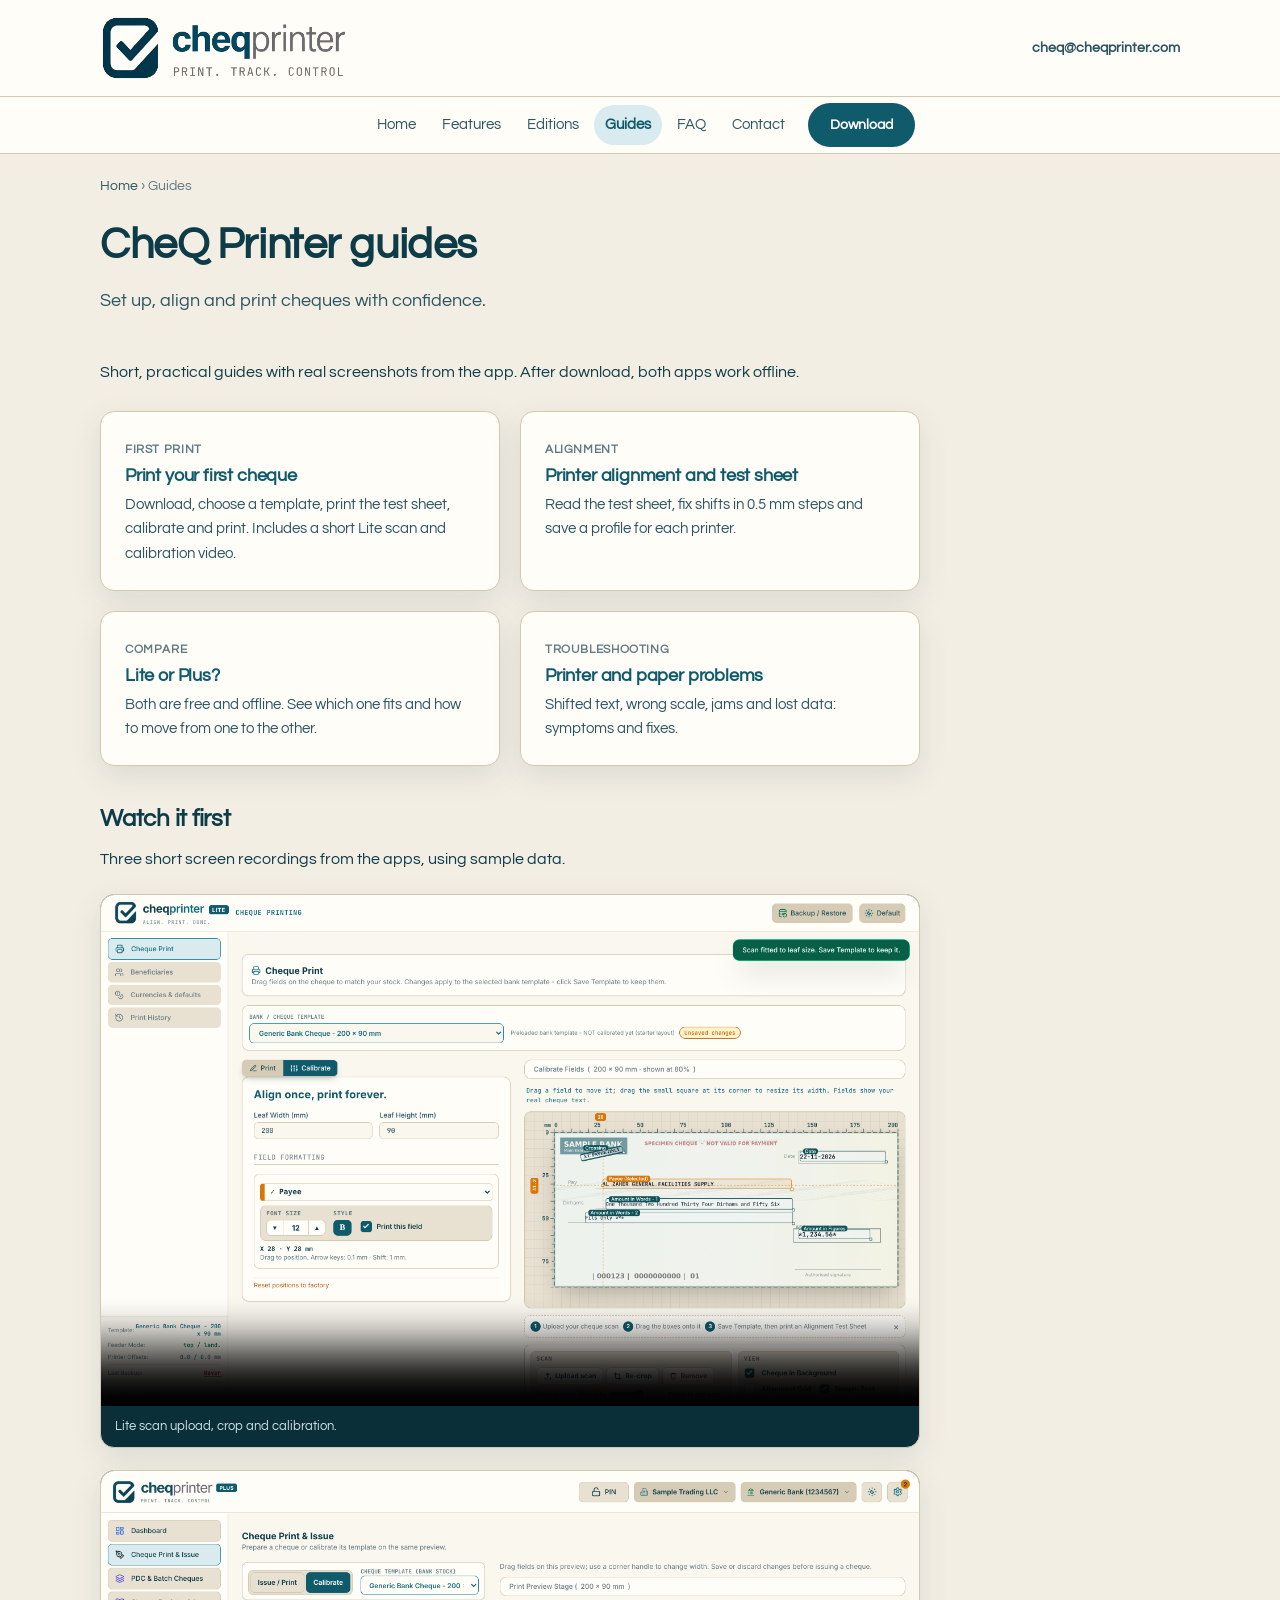
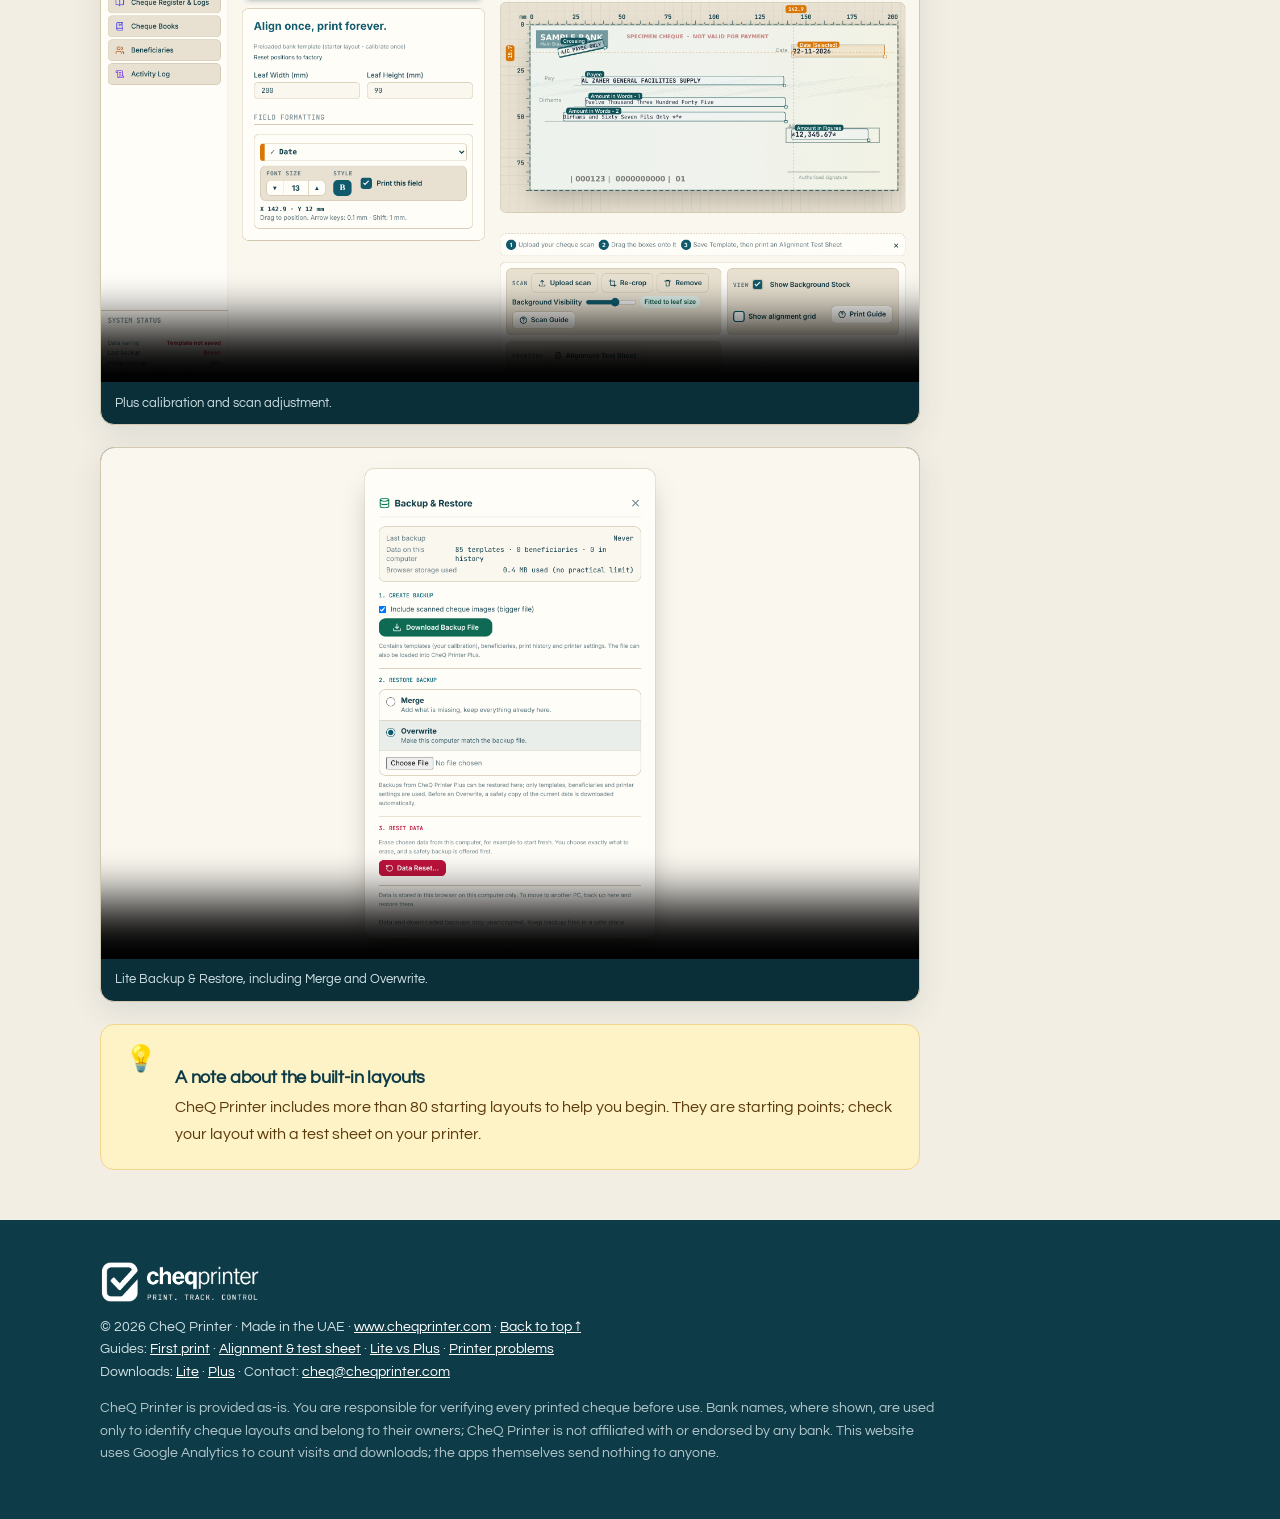
<file: guides/index.html>
<!doctype html>
<html lang="en">
<head>
<script async src="https://www.googletagmanager.com/gtag/js?id=G-W925D2QX6T"></script>
<script>
  window.dataLayer = window.dataLayer || [];
  function gtag(){dataLayer.push(arguments);}
  gtag('js', new Date());
  gtag('config', 'G-W925D2QX6T');
</script>
<meta charset="utf-8">
<meta name="viewport" content="width=device-width, initial-scale=1">
<title>Cheque Printing Guides: Setup, Alignment and Troubleshooting | CheQ Printer</title>
<meta name="description" content="Step-by-step guides for CheQ Printer: first print, printer alignment and test sheet, Lite vs Plus, and fixing common cheque printing problems.">
<link rel="canonical" href="https://www.cheqprinter.com/guides/">
<meta name="robots" content="index,follow,max-image-preview:large">
<meta name="theme-color" content="#fffdf8">
<meta property="og:type" content="article">
<meta property="og:url" content="https://www.cheqprinter.com/guides/">
<meta property="og:title" content="Cheque Printing Guides: Setup, Alignment and Troubleshooting | CheQ Printer">
<meta property="og:description" content="Step-by-step guides for CheQ Printer: first print, printer alignment and test sheet, Lite vs Plus, and fixing common cheque printing problems.">
<meta property="og:image" content="https://www.cheqprinter.com/assets/og-image.png">
<meta name="twitter:card" content="summary_large_image">
<link rel="icon" href="../favicon.ico" sizes="any">
<link rel="icon" type="image/png" sizes="32x32" href="../assets/favicon-32.png">
<link rel="apple-touch-icon" href="../assets/apple-touch-icon.png">
<link rel="manifest" href="../site.webmanifest">
<link rel="preconnect" href="https://fonts.googleapis.com">
<link rel="preconnect" href="https://fonts.gstatic.com" crossorigin>
<link href="https://fonts.googleapis.com/css2?family=Questrial&display=swap" rel="stylesheet">
<link rel="stylesheet" href="../assets/guides.css?rev=1">
<script type="application/ld+json">{"@context": "https://schema.org", "@type": "BreadcrumbList", "itemListElement": [{"@type": "ListItem", "position": 1, "name": "Home", "item": "https://www.cheqprinter.com/"}, {"@type": "ListItem", "position": 2, "name": "Guides", "item": "https://www.cheqprinter.com/guides/"}]}</script>


</head>
<body>
<a class="skip" href="#main">Skip to content</a>
<div class="brandbar">
  <div class="wrap">
    <a class="brand" href="../" aria-label="CheQ Printer home"><img src="../assets/cheqprinter-logo.png?rev=5" alt="CheQ Printer - Print. Track. Control."></a>
    <a class="mail" href="mailto:cheq@cheqprinter.com">cheq@cheqprinter.com</a>
  </div>
</div>
<header class="menubar" id="menubar">
  <div class="wrap">
    <a class="mini" href="../" aria-label="CheQ Printer home"><img src="../assets/cheqprinter-logo.png?rev=5" alt="CheQ Printer"></a>
    <nav aria-label="Main">
      <a href="../">Home</a>
      <a href="../#features">Features</a>
      <a href="../#editions">Editions</a>
      <a href="../guides/" class="active">Guides</a>
      <a href="../#faq">FAQ</a>
      <a href="../#contact">Contact</a>
      <a class="btn btn-primary" href="../#editions">Download</a>
    </nav>
  </div>
</header>
<main id="main">
<div class="wrap">
  <div class="crumbs" aria-label="Breadcrumb"><a href="../">Home</a> &rsaquo; Guides</div>
  <div class="ghead">
    <h1>CheQ Printer guides</h1>
    <p class="lead">Set up, align and print cheques with confidence.</p>
  </div>
  <div class="article">
    <p>Short, practical guides with real screenshots from the app. After download, both apps work offline.</p>
    <div class="gcards">
      <a class="gcard" href="first-print/"><span class="time">First print</span><h3>Print your first cheque</h3><p>Download, choose a template, print the test sheet, calibrate and print. Includes a short Lite scan and calibration video.</p></a>
      <a class="gcard" href="printer-alignment-test-sheet/"><span class="time">Alignment</span><h3>Printer alignment and test sheet</h3><p>Read the test sheet, fix shifts in 0.5 mm steps and save a profile for each printer.</p></a>
      <a class="gcard" href="lite-vs-plus/"><span class="time">Compare</span><h3>Lite or Plus?</h3><p>Both are free and offline. See which one fits and how to move from one to the other.</p></a>
      <a class="gcard" href="printer-problems/"><span class="time">Troubleshooting</span><h3>Printer and paper problems</h3><p>Shifted text, wrong scale, jams and lost data: symptoms and fixes.</p></a>
    </div>
    <h2>Watch it first</h2>
    <p>Three short screen recordings from the apps, using sample data.</p>
    <figure class="vid"><video controls preload="none" playsinline poster="../assets/media/shots/lite-02-calibrate-rulers.png"><source src="../assets/media/clips/lite-1-upload-crop-calibrate.mp4" type="video/mp4">Your browser cannot play this video. The steps are written out below.</video><figcaption>Lite scan upload, crop and calibration.</figcaption></figure>    <figure class="vid"><video controls preload="none" playsinline poster="../assets/media/shots/plus-02-calibrate-rulers.png"><source src="../assets/media/clips/plus-1-calibrate-scan.mp4" type="video/mp4">Your browser cannot play this video. The steps are written out below.</video><figcaption>Plus calibration and scan adjustment.</figcaption></figure>
    <figure class="vid"><video controls preload="none" playsinline poster="../assets/media/shots/lite-05-backup-restore.png"><source src="../assets/media/clips/lite-2-backup-restore.mp4" type="video/mp4">Your browser cannot play this video. The steps are written out below.</video><figcaption>Lite Backup &amp; Restore, including Merge and Overwrite.</figcaption></figure>
    <div class="callout"><div class="ic" aria-hidden="true">&#128161;</div><div><h3>A note about the built-in layouts</h3><p>CheQ Printer includes more than 80 starting layouts to help you begin. They are starting points; check your layout with a test sheet on your printer.</p></div></div>

  </div>
</div>
<div style="height:50px"></div>
</main>
<footer>
  <div class="wrap">
    <img src="../assets/cheqprinter-logo.png?rev=5" alt="CheQ Printer" style="height:44px;width:auto;filter:brightness(0) invert(1);margin-bottom:12px">
    <div>&copy; 2026 CheQ Printer &middot; Made in the UAE &middot; <a href="https://www.cheqprinter.com">www.cheqprinter.com</a> &middot; <a href="#">Back to top &uarr;</a></div>
    <div>Guides: <a href="../guides/first-print/">First print</a> &middot; <a href="../guides/printer-alignment-test-sheet/">Alignment &amp; test sheet</a> &middot; <a href="../guides/lite-vs-plus/">Lite vs Plus</a> &middot; <a href="../guides/printer-problems/">Printer problems</a></div>
    <div>Downloads: <a href="../downloads/cheqprinter-lite.html" download data-dl="lite" data-loc="guide_footer">Lite</a> &middot; <a href="../downloads/cheqprinter-plus.html" download data-dl="plus" data-loc="guide_footer">Plus</a> &middot; Contact: <a href="mailto:cheq@cheqprinter.com">cheq@cheqprinter.com</a></div>
    <p class="legal">CheQ Printer is provided as-is. You are responsible for verifying every printed cheque before use. Bank names, where shown, are used only to identify cheque layouts and belong to their owners; CheQ Printer is not affiliated with or endorsed by any bank. This website uses Google Analytics to count visits and downloads; the apps themselves send nothing to anyone.</p>
  </div>
</footer>
<script>
(function(){
  var bar=document.getElementById('menubar'), brand=document.querySelector('.brandbar');
  function u(){ var y=window.pageYOffset||document.documentElement.scrollTop; bar.classList.toggle('scrolled', y>brand.offsetHeight-4); }
  window.addEventListener('scroll',u,{passive:true}); u();
})();
document.addEventListener('click',function(e){
  var a=e.target.closest ? e.target.closest('a[data-dl]') : null;
  if(!a || typeof gtag!=='function') return;
  var ed=a.getAttribute('data-dl');
  gtag('event','download_'+ed,{edition:ed,file_name:(a.getAttribute('href')||'').split('/').pop(),link_location:a.getAttribute('data-loc')||'page'});
});
</script>
</body>
</html>
</file>
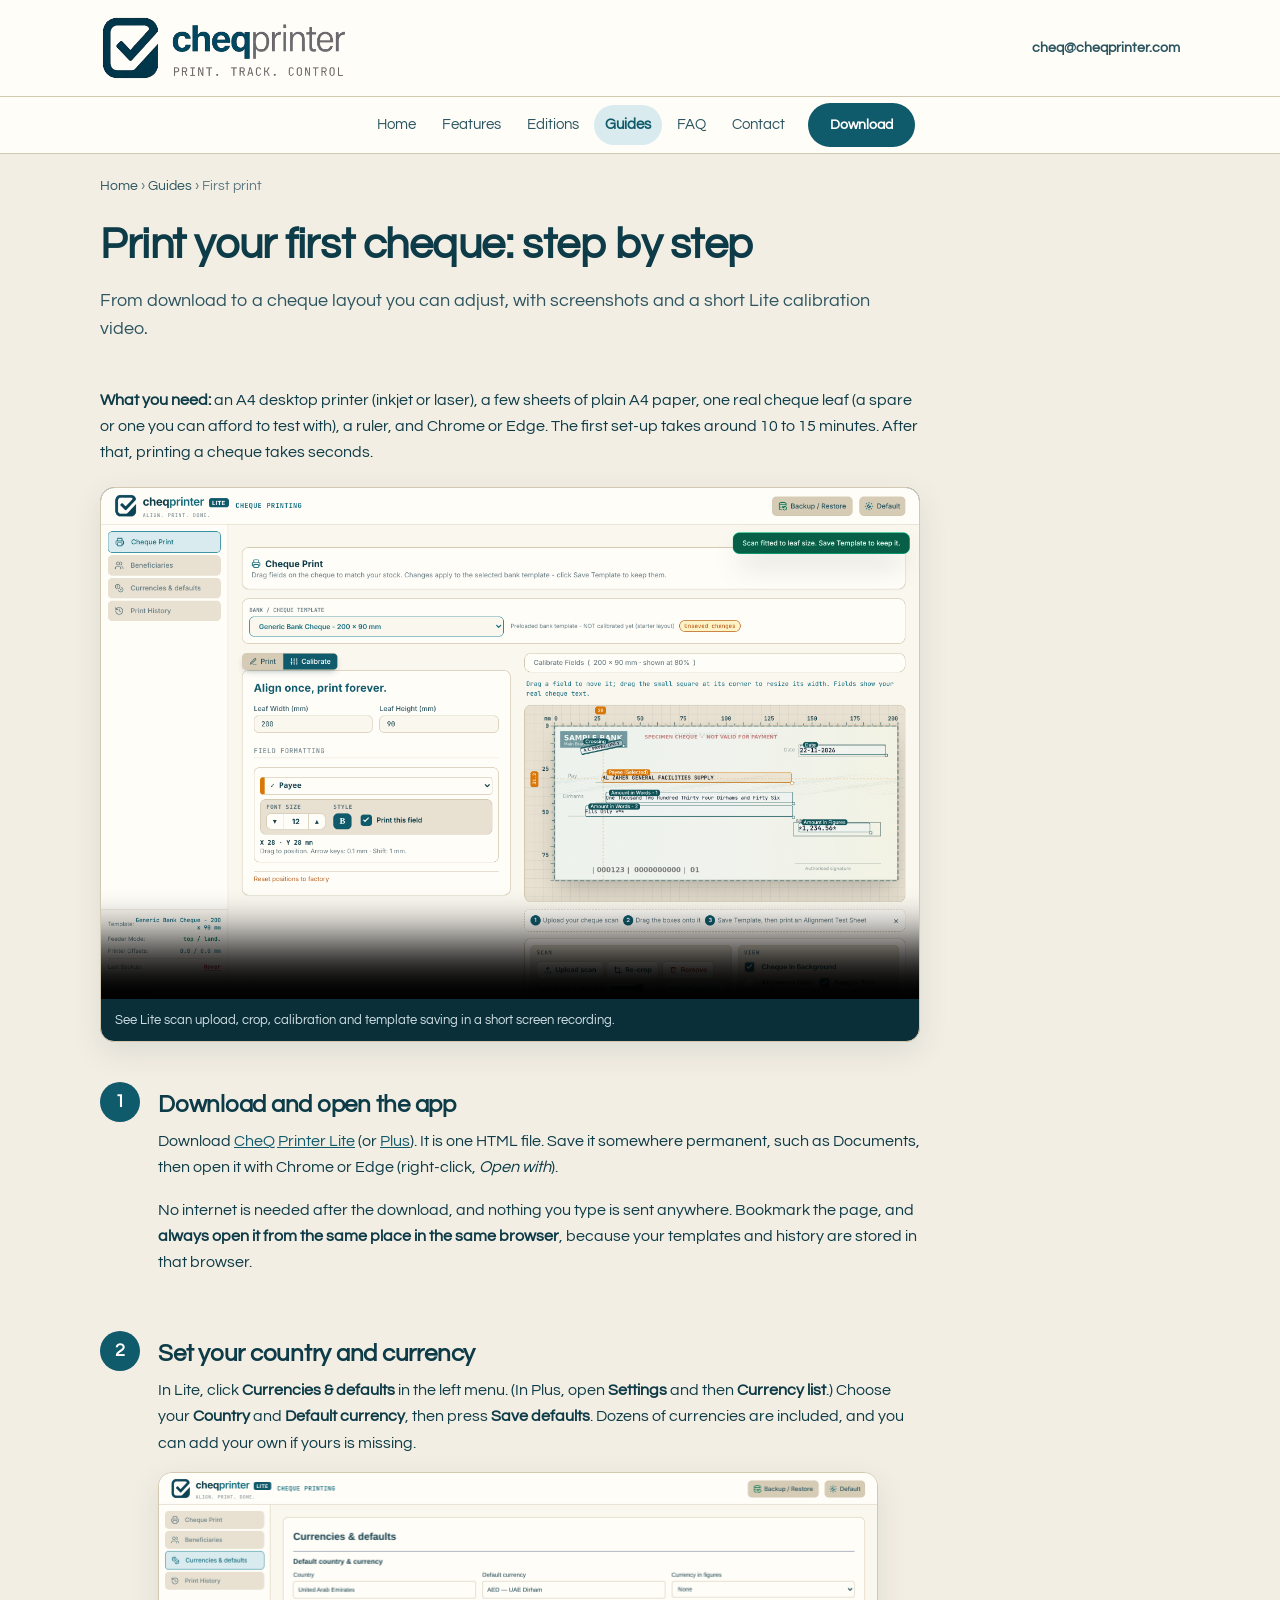
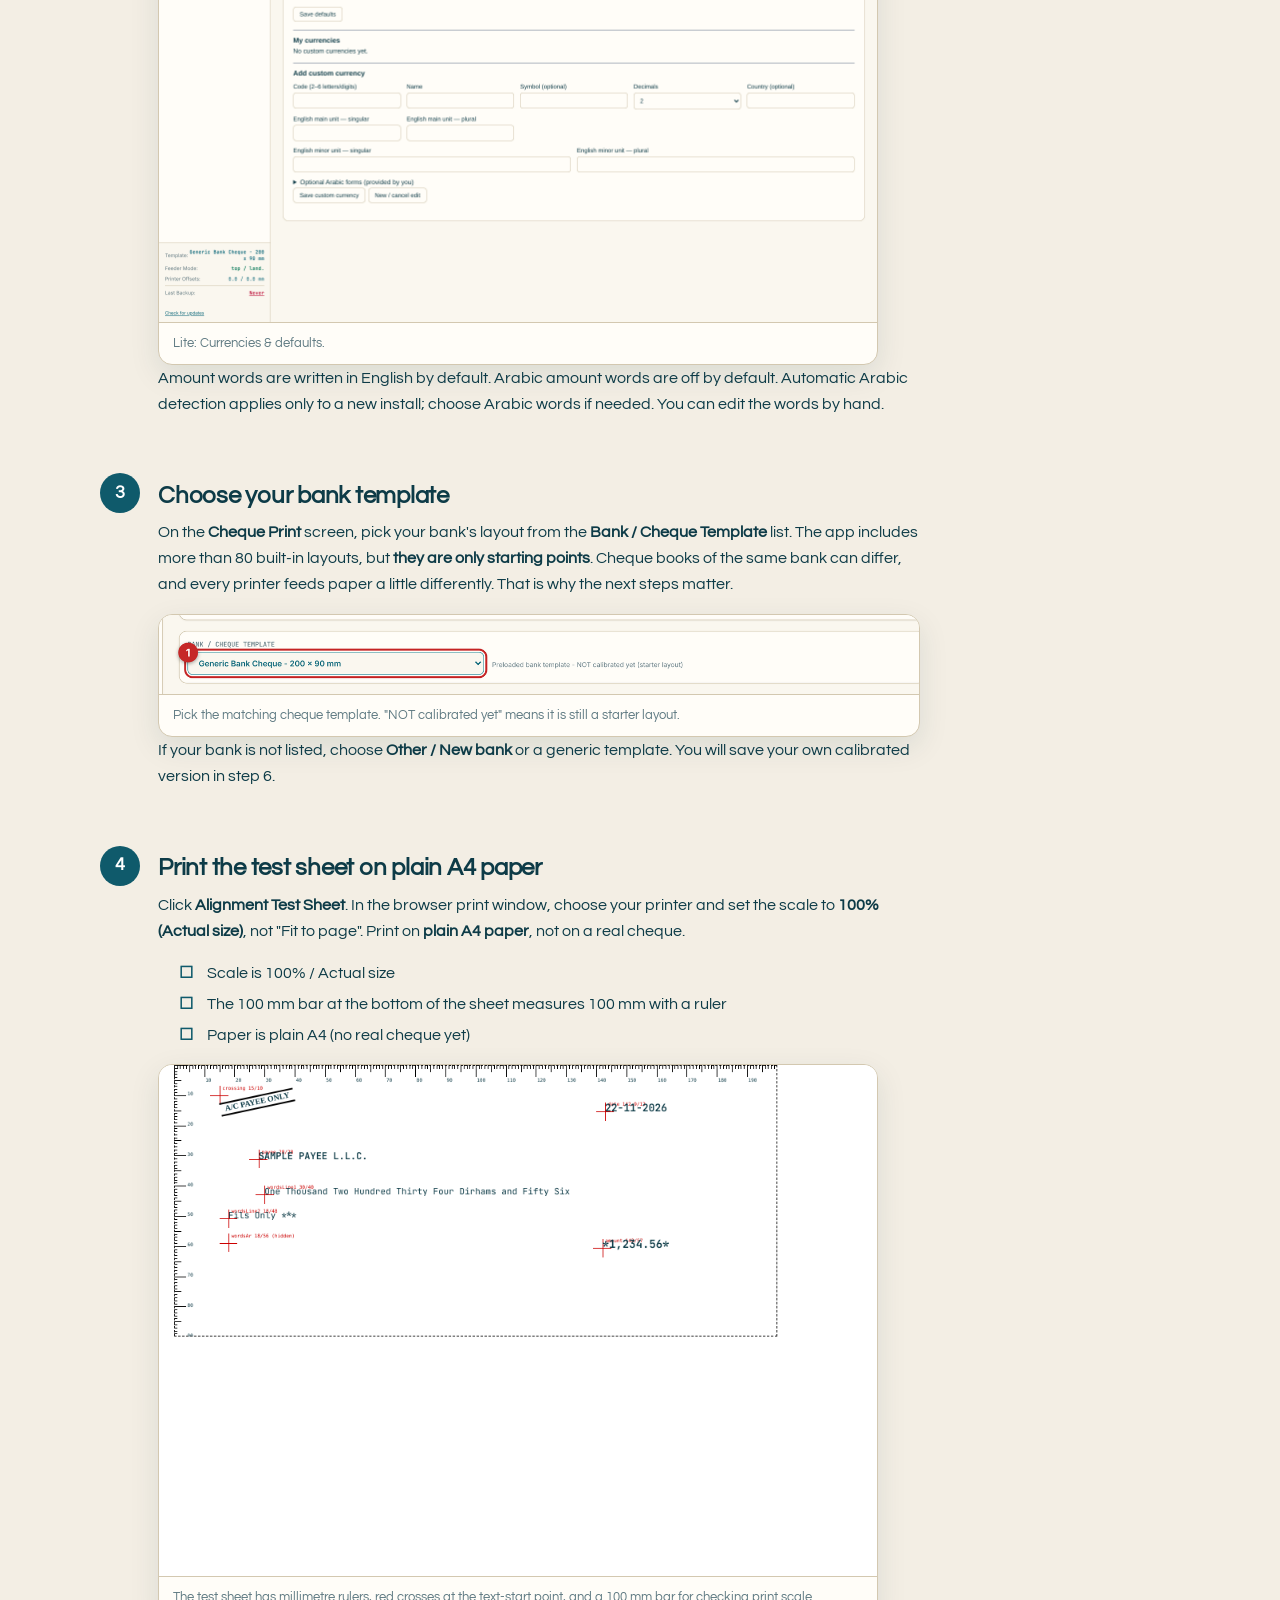
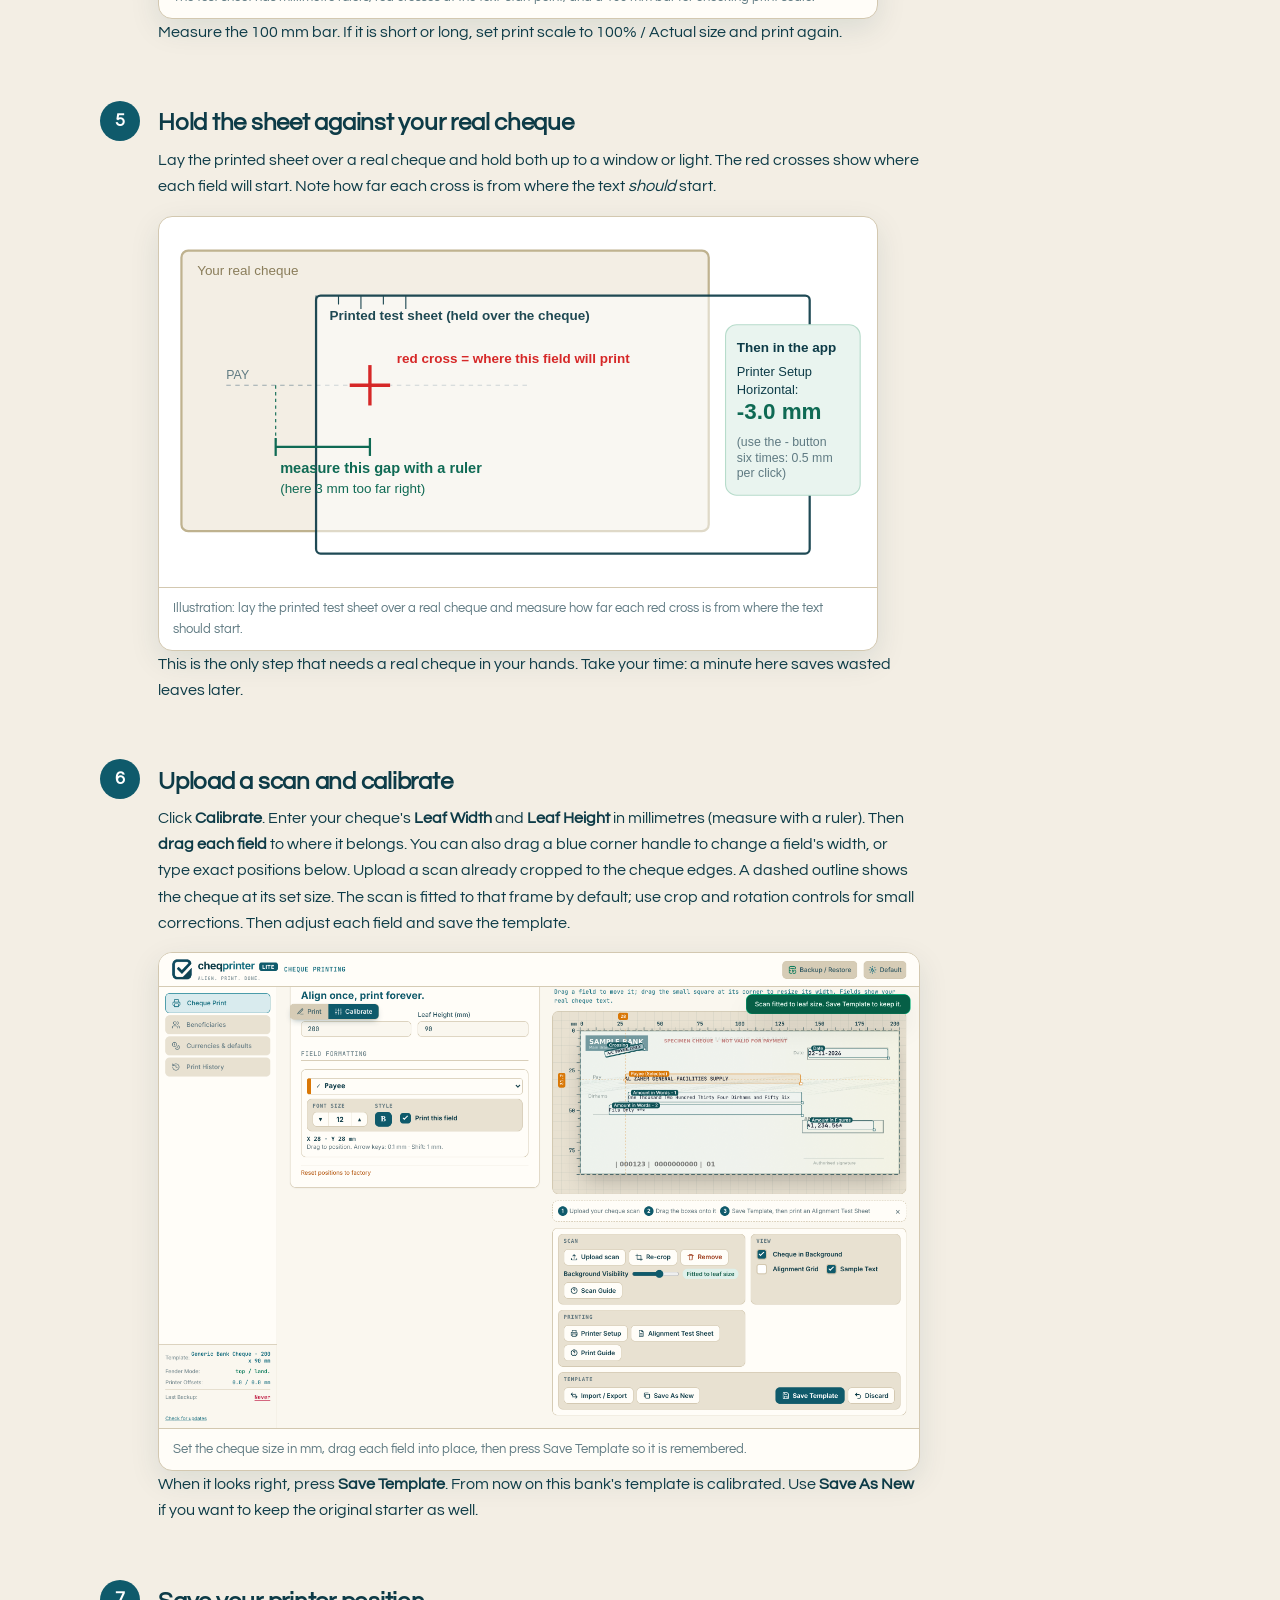
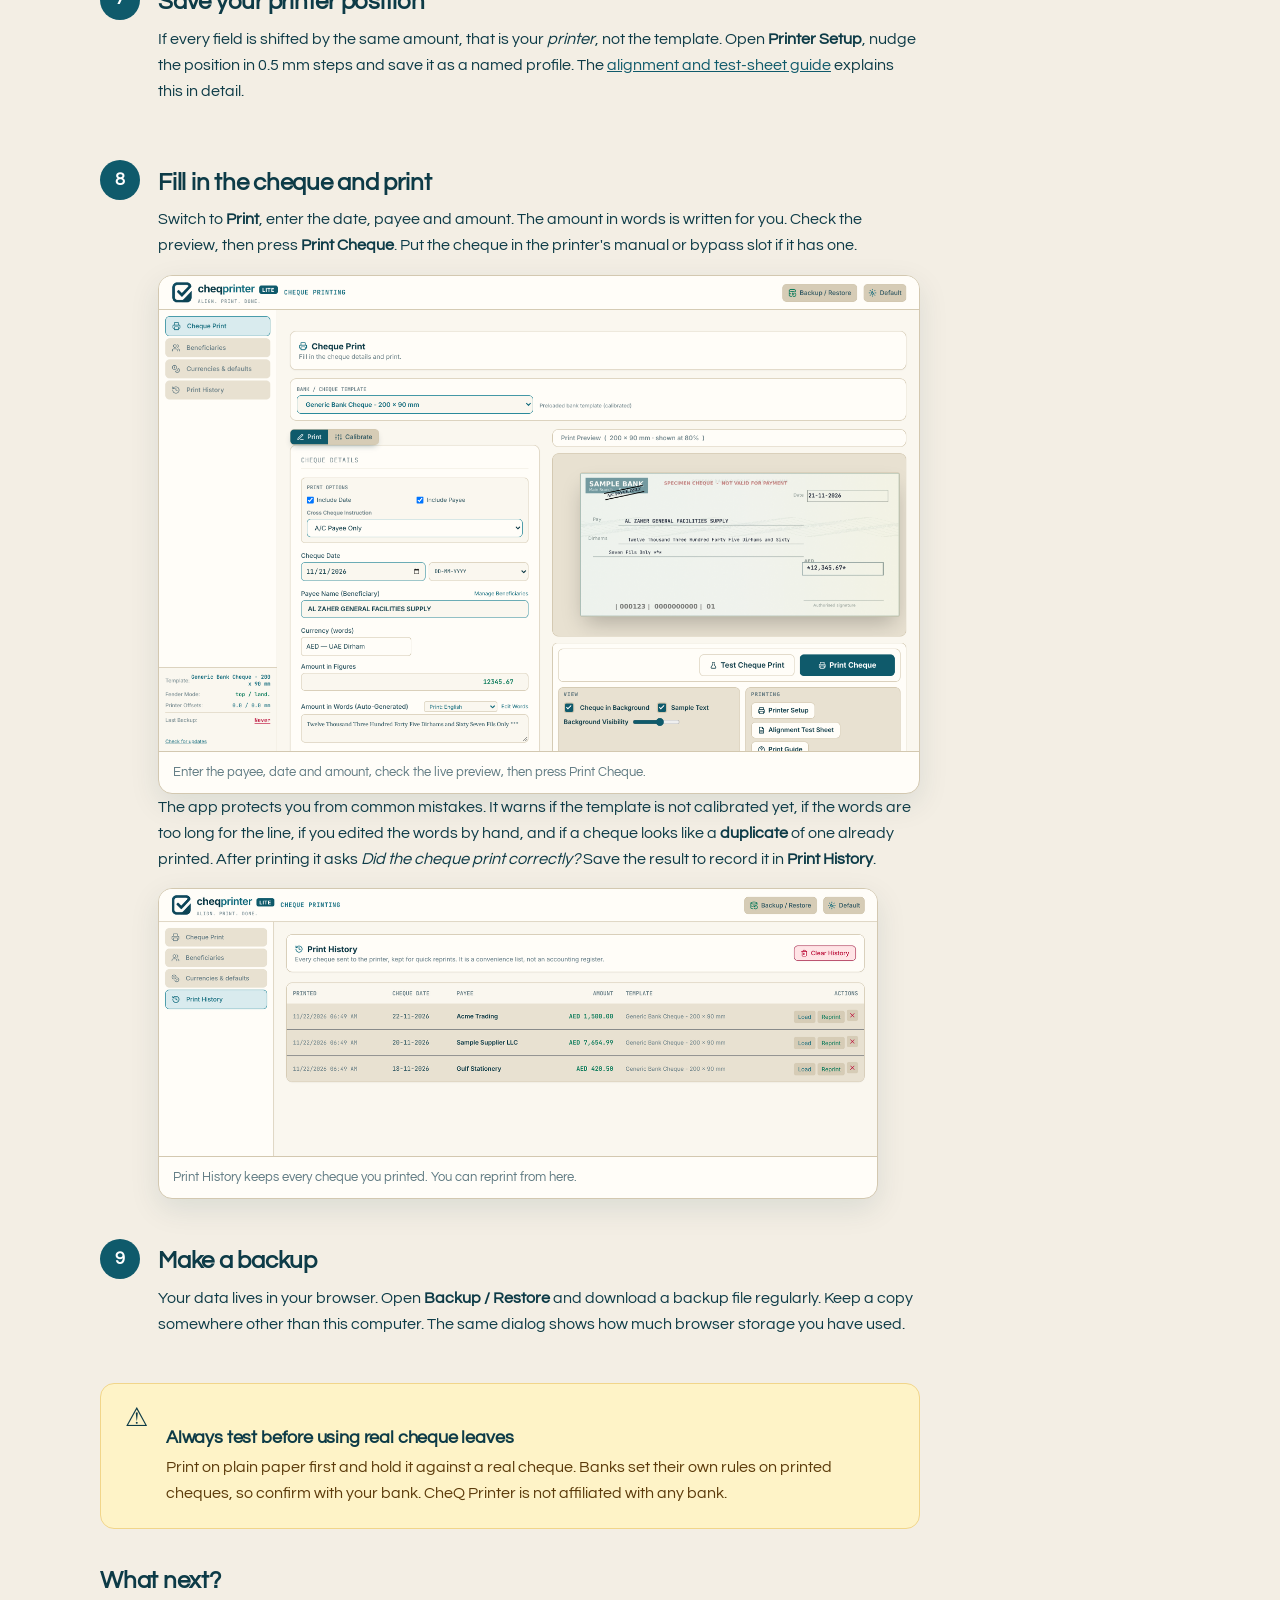
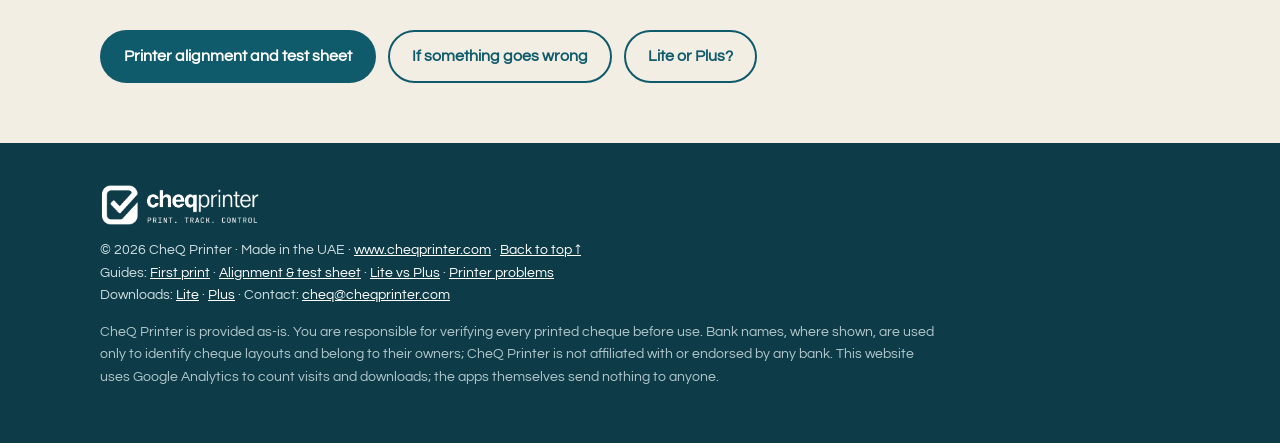
<file: guides/first-print/index.html>
<!doctype html>
<html lang="en">
<head>
<script async src="https://www.googletagmanager.com/gtag/js?id=G-W925D2QX6T"></script>
<script>
  window.dataLayer = window.dataLayer || [];
  function gtag(){dataLayer.push(arguments);}
  gtag('js', new Date());
  gtag('config', 'G-W925D2QX6T');
</script>
<meta charset="utf-8">
<meta name="viewport" content="width=device-width, initial-scale=1">
<title>How to Print Your First Cheque: Step-by-Step Guide | CheQ Printer</title>
<meta name="description" content="Step-by-step guide to printing your first cheque with CheQ Printer: choose a template, print the test sheet, calibrate to your own cheque, save and print. Free and offline.">
<link rel="canonical" href="https://www.cheqprinter.com/guides/first-print/">
<meta name="robots" content="index,follow,max-image-preview:large">
<meta name="theme-color" content="#fffdf8">
<meta property="og:type" content="article">
<meta property="og:url" content="https://www.cheqprinter.com/guides/first-print/">
<meta property="og:title" content="How to Print Your First Cheque: Step-by-Step Guide | CheQ Printer">
<meta property="og:description" content="Step-by-step guide to printing your first cheque with CheQ Printer: choose a template, print the test sheet, calibrate to your own cheque, save and print. Free and offline.">
<meta property="og:image" content="https://www.cheqprinter.com/assets/og-image.png">
<meta name="twitter:card" content="summary_large_image">
<link rel="icon" href="../../favicon.ico" sizes="any">
<link rel="icon" type="image/png" sizes="32x32" href="../../assets/favicon-32.png">
<link rel="apple-touch-icon" href="../../assets/apple-touch-icon.png">
<link rel="manifest" href="../../site.webmanifest">
<link rel="preconnect" href="https://fonts.googleapis.com">
<link rel="preconnect" href="https://fonts.gstatic.com" crossorigin>
<link href="https://fonts.googleapis.com/css2?family=Questrial&display=swap" rel="stylesheet">
<link rel="stylesheet" href="../../assets/guides.css?rev=1">
<script type="application/ld+json">{"@context": "https://schema.org", "@type": "BreadcrumbList", "itemListElement": [{"@type": "ListItem", "position": 1, "name": "Home", "item": "https://www.cheqprinter.com/"}, {"@type": "ListItem", "position": 2, "name": "Guides", "item": "https://www.cheqprinter.com/guides/"}, {"@type": "ListItem", "position": 3, "name": "First print", "item": "https://www.cheqprinter.com/guides/first-print/"}]}</script>
<script type="application/ld+json">{"@context": "https://schema.org", "@type": "Article", "headline": "Print your first cheque: step by step", "description": "Step-by-step guide to printing your first cheque with CheQ Printer: choose a template, print the test sheet, calibrate to your own cheque, save and print. Free and offline.", "dateModified": "2026-11-22", "datePublished": "2026-11-11", "mainEntityOfPage": "https://www.cheqprinter.com/guides/first-print/", "author": {"@type": "Organization", "name": "CheQ Printer"}, "publisher": {"@type": "Organization", "name": "CheQ Printer", "logo": {"@type": "ImageObject", "url": "https://www.cheqprinter.com/assets/cheqprinter-logo.png"}}}</script>

</head>
<body>
<a class="skip" href="#main">Skip to content</a>
<div class="brandbar">
  <div class="wrap">
    <a class="brand" href="../../" aria-label="CheQ Printer home"><img src="../../assets/cheqprinter-logo.png?rev=5" alt="CheQ Printer - Print. Track. Control."></a>
    <a class="mail" href="mailto:cheq@cheqprinter.com">cheq@cheqprinter.com</a>
  </div>
</div>
<header class="menubar" id="menubar">
  <div class="wrap">
    <a class="mini" href="../../" aria-label="CheQ Printer home"><img src="../../assets/cheqprinter-logo.png?rev=5" alt="CheQ Printer"></a>
    <nav aria-label="Main">
      <a href="../../">Home</a>
      <a href="../../#features">Features</a>
      <a href="../../#editions">Editions</a>
      <a href="../../guides/" class="active">Guides</a>
      <a href="../../#faq">FAQ</a>
      <a href="../../#contact">Contact</a>
      <a class="btn btn-primary" href="../../#editions">Download</a>
    </nav>
  </div>
</header>
<main id="main">
<div class="wrap">
  <div class="crumbs" aria-label="Breadcrumb"><a href="../../">Home</a> &rsaquo; <a href="../">Guides</a> &rsaquo; First print</div>
  <div class="ghead">
    <h1>Print your first cheque: step by step</h1>
    <p class="lead">From download to a cheque layout you can adjust, with screenshots and a short Lite calibration video.</p>
  </div>
  <div class="article">
    <p><b>What you need:</b> an A4 desktop printer (inkjet or laser), a few sheets of plain A4 paper, one real cheque leaf (a spare or one you can afford to test with), a ruler, and Chrome or Edge. The first set-up takes around 10 to 15 minutes. After that, printing a cheque takes seconds.</p>
    <figure class="vid"><video controls preload="none" playsinline poster="../../assets/media/shots/lite-02-calibrate-rulers.png"><source src="../../assets/media/clips/lite-1-upload-crop-calibrate.mp4" type="video/mp4">Your browser cannot play this video. The steps are written out below.</video><figcaption>See Lite scan upload, crop, calibration and template saving in a short screen recording.</figcaption></figure>    <section class="gstep"><div class="n">1</div><h2>Download and open the app</h2><div class="body">
      <p>Download <a href="../../downloads/cheqprinter-lite.html" download data-dl="lite" data-loc="guide_first_print">CheQ Printer Lite</a> (or <a href="../../downloads/cheqprinter-plus.html" download data-dl="plus" data-loc="guide_first_print">Plus</a>). It is one HTML file. Save it somewhere permanent, such as Documents, then open it with Chrome or Edge (right-click, <i>Open with</i>).</p>
      <p>No internet is needed after the download, and nothing you type is sent anywhere. Bookmark the page, and <b>always open it from the same place in the same browser</b>, because your templates and history are stored in that browser.</p>
    </div></section>
    <section class="gstep"><div class="n">2</div><h2>Set your country and currency</h2><div class="body">
      <p>In Lite, click <b>Currencies &amp; defaults</b> in the left menu. (In Plus, open <b>Settings</b> and then <b>Currency list</b>.) Choose your <b>Country</b> and <b>Default currency</b>, then press <b>Save defaults</b>. Dozens of currencies are included, and you can add your own if yours is missing.</p>
      <figure class="shot small"><img src="../../assets/media/shots/lite-07-currencies-defaults.png" alt="Currencies and defaults page with country and default currency fields" loading="lazy"><figcaption>Lite: Currencies &amp; defaults.</figcaption></figure>
      <p>Amount words are written in English by default. Arabic amount words are off by default. Automatic Arabic detection applies only to a new install; choose Arabic words if needed. You can edit the words by hand.</p>
    </div></section>
    <section class="gstep"><div class="n">3</div><h2>Choose your bank template</h2><div class="body">
      <p>On the <b>Cheque Print</b> screen, pick your bank's layout from the <b>Bank / Cheque Template</b> list. The app includes more than 80 built-in layouts, but <b>they are only starting points</b>. Cheque books of the same bank can differ, and every printer feeds paper a little differently. That is why the next steps matter.</p>
      <figure class="shot"><img src="../../assets/guides/choose-template.png" alt="Bank / Cheque Template selector on the Cheque Print screen" loading="lazy"><figcaption>Pick the matching cheque template. &quot;NOT calibrated yet&quot; means it is still a starter layout.</figcaption></figure>
      <p>If your bank is not listed, choose <b>Other / New bank</b> or a generic template. You will save your own calibrated version in step 6.</p>
    </div></section>
    <section class="gstep"><div class="n">4</div><h2>Print the test sheet on plain A4 paper</h2><div class="body">
      <p>Click <b>Alignment Test Sheet</b>. In the browser print window, choose your printer and set the scale to <b>100% (Actual size)</b>, not &quot;Fit to page&quot;. Print on <b>plain A4 paper</b>, not on a real cheque.</p>
      <ul class="checkbox"><li>Scale is 100% / Actual size</li><li>The 100 mm bar at the bottom of the sheet measures 100 mm with a ruler</li><li>Paper is plain A4 (no real cheque yet)</li></ul>
      <figure class="shot small"><img src="../../assets/media/shots/lite-04-alignment-test-sheet.png" alt="Calibration test sheet with mm rulers, red crosses marking each field, and a 100 mm scale bar" loading="lazy"><figcaption>The test sheet has millimetre rulers, red crosses at the text-start point, and a 100 mm bar for checking print scale.</figcaption></figure>
      <p>Measure the 100 mm bar. If it is short or long, set print scale to 100% / Actual size and print again.</p>
    </div></section>
    <section class="gstep"><div class="n">5</div><h2>Hold the sheet against your real cheque</h2><div class="body">
      <p>Lay the printed sheet over a real cheque and hold both up to a window or light. The red crosses show where each field will start. Note how far each cross is from where the text <i>should</i> start.</p>
    <figure class="shot small" style="background:#fff"><svg viewBox="0 0 640 330" role="img" aria-label="Diagram: a printed test sheet laid over a real cheque. A red cross is 3 mm to the right of where the text should start, so the horizontal offset is minus 3 millimetres." style="width:100%;height:auto;display:block">
      <rect x="20" y="30" width="470" height="250" rx="6" fill="#f3eee4" stroke="#bfb28f" stroke-width="2"/>
      <text x="34" y="52" font-size="12" fill="#8a7d5a" font-family="Arial">Your real cheque</text>
      <line x1="60" y1="150" x2="330" y2="150" stroke="#9aa9ae" stroke-dasharray="4 4"/>
      <text x="60" y="144" font-size="11" fill="#5f7a82" font-family="Arial">PAY</text>
      <rect x="95" y="96" width="468" height="228" fill="none" stroke="#0f5a6b" stroke-width="2" stroke-dasharray="7 5" opacity=".0"/>
      <g opacity=".92"><rect x="140" y="70" width="440" height="230" rx="4" fill="#fff" fill-opacity=".55" stroke="#0d3b47" stroke-width="2"/>
      <text x="152" y="92" font-size="12" fill="#0d3b47" font-family="Arial" font-weight="700">Printed test sheet (held over the cheque)</text>
      <g stroke="#0d3b47" stroke-width="1">
        <line x1="140" y1="70" x2="140" y2="82"/><line x1="160" y1="70" x2="160" y2="78"/><line x1="180" y1="70" x2="180" y2="82"/><line x1="200" y1="70" x2="200" y2="78"/><line x1="220" y1="70" x2="220" y2="82"/>
      </g></g>
      <line x1="82" y1="150" x2="82" y2="150" stroke="#000"/>
      <g stroke="#d62828" stroke-width="3"><line x1="170" y1="150" x2="206" y2="150"/><line x1="188" y1="132" x2="188" y2="168"/></g>
      <text x="212" y="130" font-size="12" fill="#d62828" font-family="Arial" font-weight="700">red cross = where this field will print</text>
      <g stroke="#0f6a54" stroke-width="2" fill="none"><line x1="104" y1="205" x2="188" y2="205"/><line x1="104" y1="197" x2="104" y2="213"/><line x1="188" y1="197" x2="188" y2="213"/></g>
      <path d="M104 150 L104 200" stroke="#0f6a54" stroke-dasharray="3 3"/>
      <text x="108" y="228" font-size="13" fill="#0f6a54" font-family="Arial" font-weight="700">measure this gap with a ruler</text>
      <text x="108" y="246" font-size="12" fill="#0f6a54" font-family="Arial">(here 3 mm too far right)</text>
      <rect x="505" y="96" width="120" height="152" rx="10" fill="#e9f4ef" stroke="#b7dccb"/>
      <text x="515" y="120" font-size="12" font-family="Arial" fill="#0d3b47" font-weight="700">Then in the app</text>
      <text x="515" y="142" font-size="11.5" font-family="Arial" fill="#0d3b47">Printer Setup</text>
      <text x="515" y="158" font-size="11.5" font-family="Arial" fill="#0d3b47">Horizontal:</text>
      <text x="515" y="180" font-size="20" font-family="Arial" fill="#0f6a54" font-weight="700">-3.0 mm</text>
      <text x="515" y="204" font-size="11" font-family="Arial" fill="#5f7a82">(use the - button</text>
      <text x="515" y="218" font-size="11" font-family="Arial" fill="#5f7a82">six times: 0.5 mm</text>
      <text x="515" y="232" font-size="11" font-family="Arial" fill="#5f7a82">per click)</text>
    </svg><figcaption>Illustration: lay the printed test sheet over a real cheque and measure how far each red cross is from where the text should start.</figcaption></figure>

      <p>This is the only step that needs a real cheque in your hands. Take your time: a minute here saves wasted leaves later.</p>
    </div></section>
    <section class="gstep"><div class="n">6</div><h2>Upload a scan and calibrate</h2><div class="body">
      <p>Click <b>Calibrate</b>. Enter your cheque's <b>Leaf Width</b> and <b>Leaf Height</b> in millimetres (measure with a ruler). Then <b>drag each field</b> to where it belongs. You can also drag a blue corner handle to change a field's width, or type exact positions below. Upload a scan already cropped to the cheque edges. A dashed outline shows the cheque at its set size. The scan is fitted to that frame by default; use crop and rotation controls for small corrections. Then adjust each field and save the template.</p>
      <figure class="shot"><img src="../../assets/media/shots/lite-02b-calibrate-tools.png" alt="Calibrate screen: leaf width, draggable fields over an alignment grid, and Save Template button" loading="lazy"><figcaption>Set the cheque size in mm, drag each field into place, then press Save Template so it is remembered.</figcaption></figure>
      <p>When it looks right, press <b>Save Template</b>. From now on this bank's template is calibrated. Use <b>Save As New</b> if you want to keep the original starter as well.</p>
    </div></section>
    <section class="gstep"><div class="n">7</div><h2>Save your printer position</h2><div class="body">
      <p>If every field is shifted by the same amount, that is your <i>printer</i>, not the template. Open <b>Printer Setup</b>, nudge the position in 0.5 mm steps and save it as a named profile. The <a href="../printer-alignment-test-sheet/">alignment and test-sheet guide</a> explains this in detail.</p>
    </div></section>
    <section class="gstep"><div class="n">8</div><h2>Fill in the cheque and print</h2><div class="body">
      <p>Switch to <b>Print</b>, enter the date, payee and amount. The amount in words is written for you. Check the preview, then press <b>Print Cheque</b>. Put the cheque in the printer's manual or bypass slot if it has one.</p>
      <figure class="shot"><img src="../../assets/media/shots/lite-01-print.png" alt="Cheque Print screen with payee, amount, live preview and Print Cheque button" loading="lazy"><figcaption>Enter the payee, date and amount, check the live preview, then press Print Cheque.</figcaption></figure>
      <p>The app protects you from common mistakes. It warns if the template is not calibrated yet, if the words are too long for the line, if you edited the words by hand, and if a cheque looks like a <b>duplicate</b> of one already printed. After printing it asks <i>Did the cheque print correctly?</i> Save the result to record it in <b>Print History</b>.</p>
      <figure class="shot small"><img src="../../assets/guides/print-history.png" alt="Print History screen listing recent cheques with reprint buttons" loading="lazy"><figcaption>Print History keeps every cheque you printed. You can reprint from here.</figcaption></figure>
    </div></section>
    <section class="gstep"><div class="n">9</div><h2>Make a backup</h2><div class="body">
      <p>Your data lives in your browser. Open <b>Backup / Restore</b> and download a backup file regularly. Keep a copy somewhere other than this computer. The same dialog shows how much browser storage you have used.</p>
    </div></section>
    <div class="callout" style="margin-top:30px"><div class="ic" aria-hidden="true">&#9888;</div><div><h3>Always test before using real cheque leaves</h3><p>Print on plain paper first and hold it against a real cheque. Banks set their own rules on printed cheques, so confirm with your bank. CheQ Printer is not affiliated with any bank.</p></div></div>
    <h2>What next?</h2>
    <div class="next"><a class="btn btn-primary" href="../printer-alignment-test-sheet/">Printer alignment and test sheet</a><a class="btn btn-ghost" href="../printer-problems/">If something goes wrong</a><a class="btn btn-ghost" href="../lite-vs-plus/">Lite or Plus?</a></div>

  </div>
</div>
<div style="height:50px"></div>
</main>
<footer>
  <div class="wrap">
    <img src="../../assets/cheqprinter-logo.png?rev=5" alt="CheQ Printer" style="height:44px;width:auto;filter:brightness(0) invert(1);margin-bottom:12px">
    <div>&copy; 2026 CheQ Printer &middot; Made in the UAE &middot; <a href="https://www.cheqprinter.com">www.cheqprinter.com</a> &middot; <a href="#">Back to top &uarr;</a></div>
    <div>Guides: <a href="../../guides/first-print/">First print</a> &middot; <a href="../../guides/printer-alignment-test-sheet/">Alignment &amp; test sheet</a> &middot; <a href="../../guides/lite-vs-plus/">Lite vs Plus</a> &middot; <a href="../../guides/printer-problems/">Printer problems</a></div>
    <div>Downloads: <a href="../../downloads/cheqprinter-lite.html" download data-dl="lite" data-loc="guide_footer">Lite</a> &middot; <a href="../../downloads/cheqprinter-plus.html" download data-dl="plus" data-loc="guide_footer">Plus</a> &middot; Contact: <a href="mailto:cheq@cheqprinter.com">cheq@cheqprinter.com</a></div>
    <p class="legal">CheQ Printer is provided as-is. You are responsible for verifying every printed cheque before use. Bank names, where shown, are used only to identify cheque layouts and belong to their owners; CheQ Printer is not affiliated with or endorsed by any bank. This website uses Google Analytics to count visits and downloads; the apps themselves send nothing to anyone.</p>
  </div>
</footer>
<script>
(function(){
  var bar=document.getElementById('menubar'), brand=document.querySelector('.brandbar');
  function u(){ var y=window.pageYOffset||document.documentElement.scrollTop; bar.classList.toggle('scrolled', y>brand.offsetHeight-4); }
  window.addEventListener('scroll',u,{passive:true}); u();
})();
document.addEventListener('click',function(e){
  var a=e.target.closest ? e.target.closest('a[data-dl]') : null;
  if(!a || typeof gtag!=='function') return;
  var ed=a.getAttribute('data-dl');
  gtag('event','download_'+ed,{edition:ed,file_name:(a.getAttribute('href')||'').split('/').pop(),link_location:a.getAttribute('data-loc')||'page'});
});
</script>
</body>
</html>
</file>
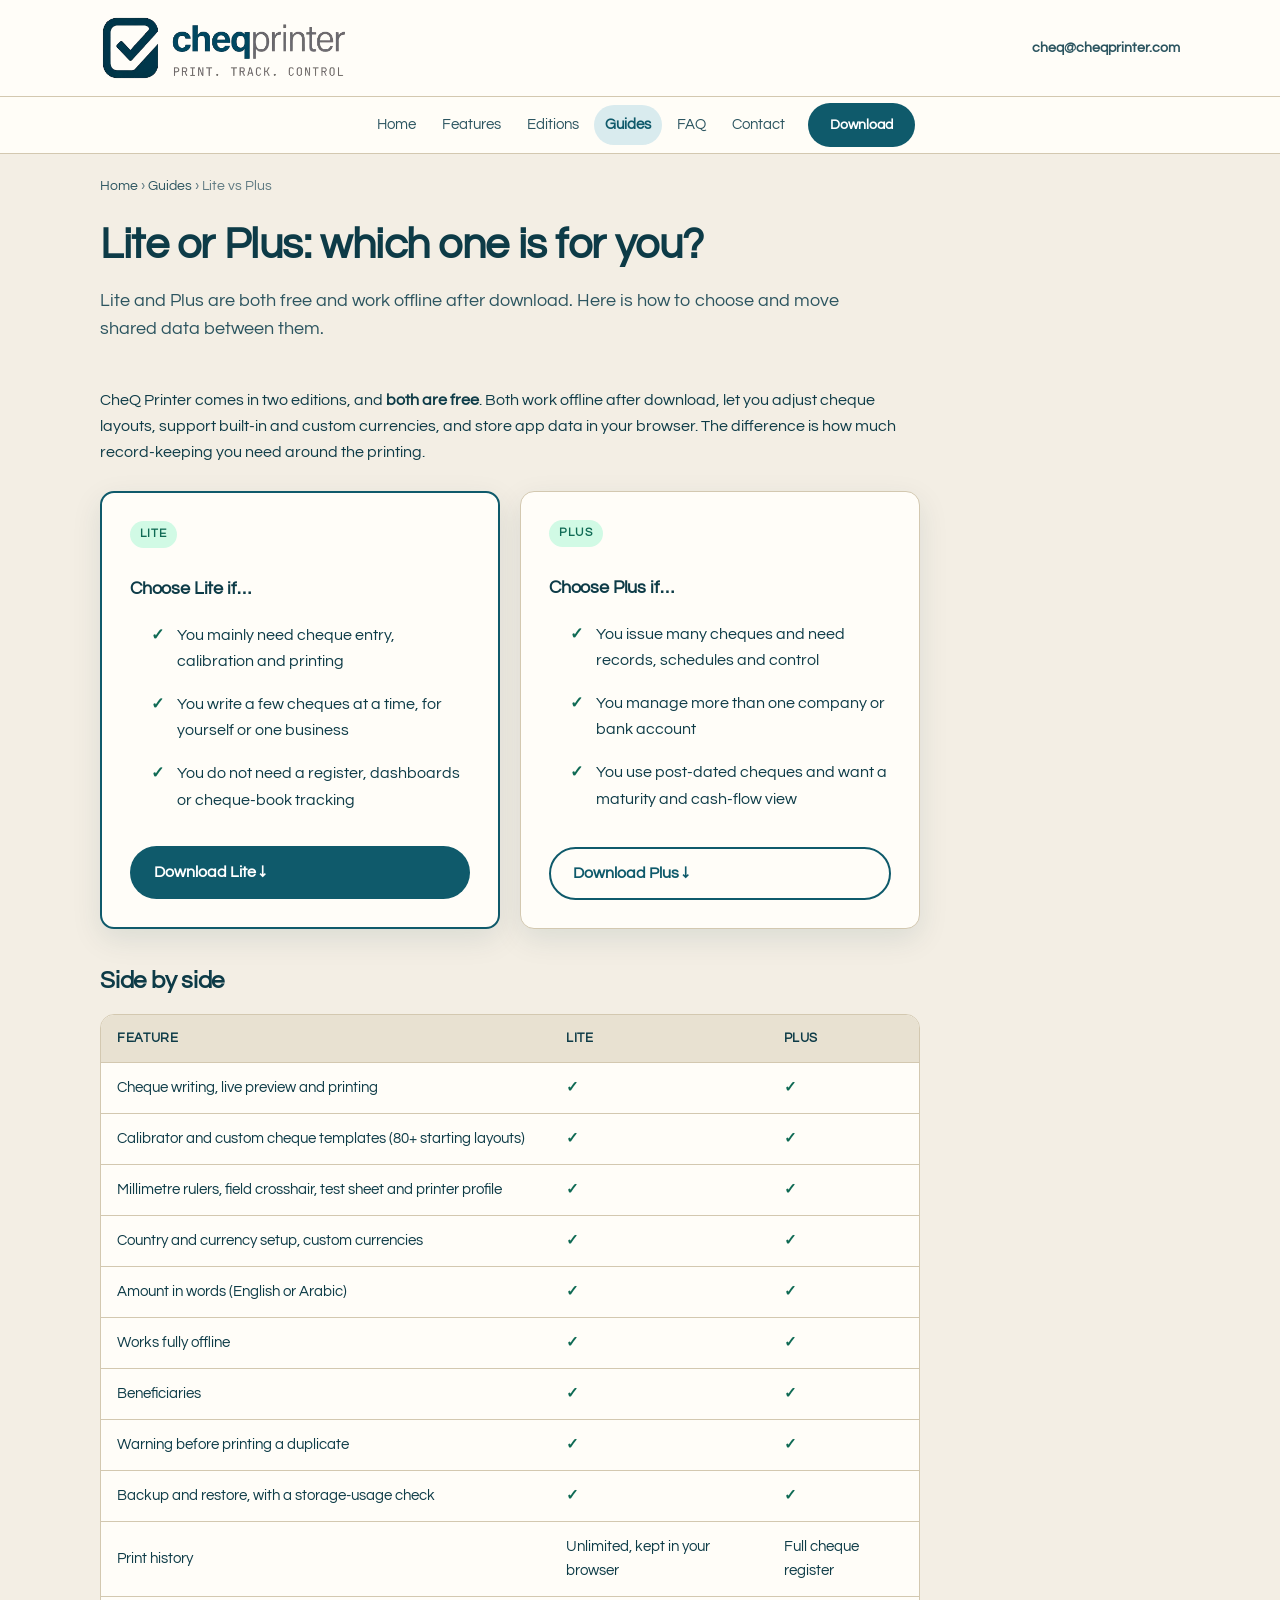
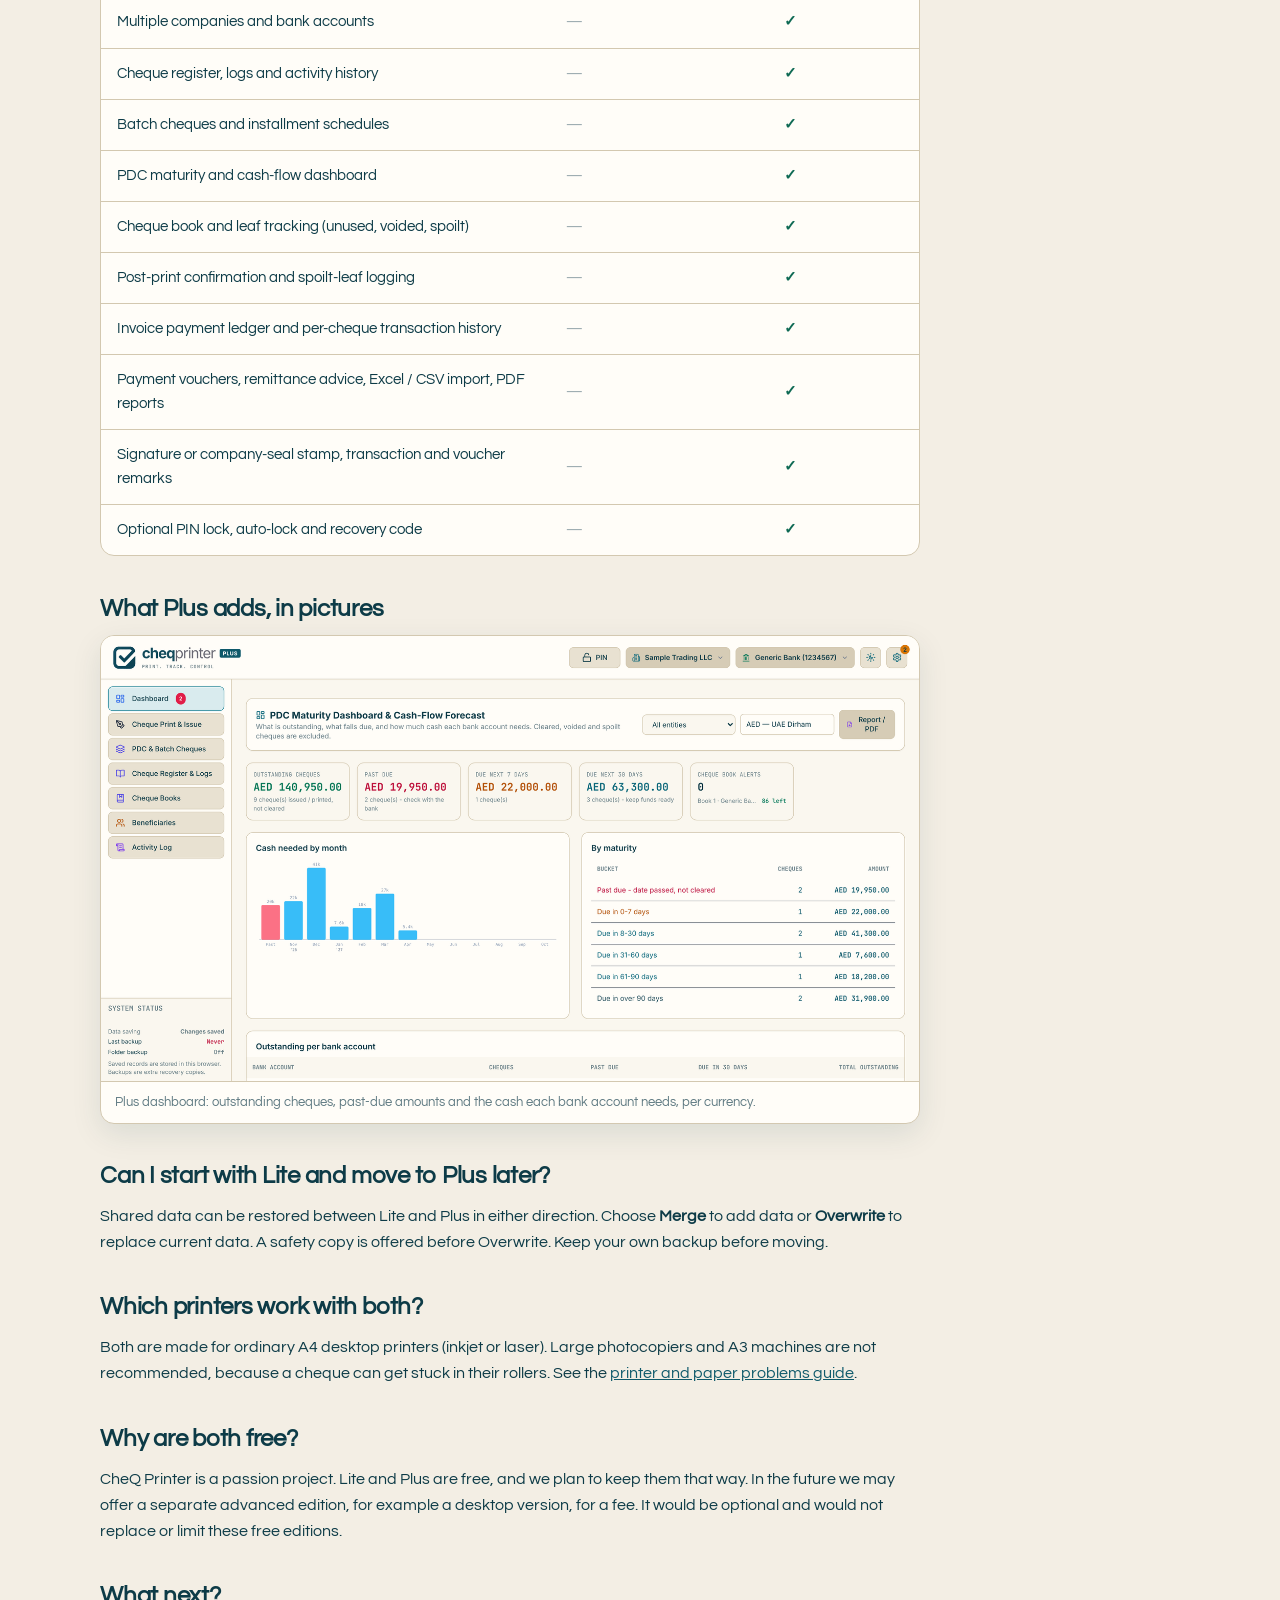
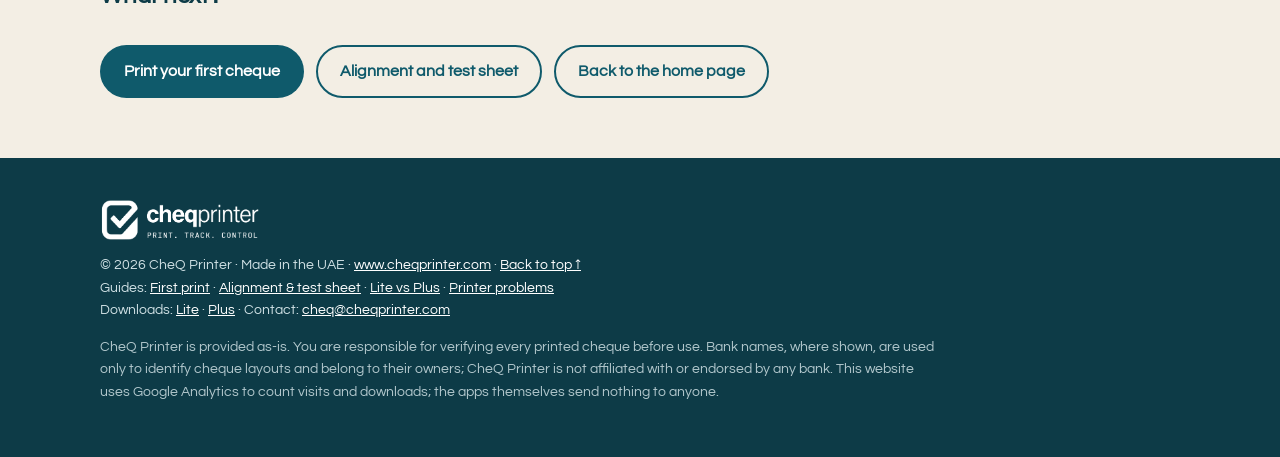
<file: guides/lite-vs-plus/index.html>
<!doctype html>
<html lang="en">
<head>
<script async src="https://www.googletagmanager.com/gtag/js?id=G-W925D2QX6T"></script>
<script>
  window.dataLayer = window.dataLayer || [];
  function gtag(){dataLayer.push(arguments);}
  gtag('js', new Date());
  gtag('config', 'G-W925D2QX6T');
</script>
<meta charset="utf-8">
<meta name="viewport" content="width=device-width, initial-scale=1">
<title>CheQ Printer Lite vs Plus: Which Free Edition Should You Use? | CheQ Printer</title>
<meta name="description" content="Compare CheQ Printer Lite and Plus side by side: both are free and offline. Lite prints cheques; Plus adds a register, dashboard, batch cheques and cheque-book tracking.">
<link rel="canonical" href="https://www.cheqprinter.com/guides/lite-vs-plus/">
<meta name="robots" content="index,follow,max-image-preview:large">
<meta name="theme-color" content="#fffdf8">
<meta property="og:type" content="article">
<meta property="og:url" content="https://www.cheqprinter.com/guides/lite-vs-plus/">
<meta property="og:title" content="CheQ Printer Lite vs Plus: Which Free Edition Should You Use? | CheQ Printer">
<meta property="og:description" content="Compare CheQ Printer Lite and Plus side by side: both are free and offline. Lite prints cheques; Plus adds a register, dashboard, batch cheques and cheque-book tracking.">
<meta property="og:image" content="https://www.cheqprinter.com/assets/og-image.png">
<meta name="twitter:card" content="summary_large_image">
<link rel="icon" href="../../favicon.ico" sizes="any">
<link rel="icon" type="image/png" sizes="32x32" href="../../assets/favicon-32.png">
<link rel="apple-touch-icon" href="../../assets/apple-touch-icon.png">
<link rel="manifest" href="../../site.webmanifest">
<link rel="preconnect" href="https://fonts.googleapis.com">
<link rel="preconnect" href="https://fonts.gstatic.com" crossorigin>
<link href="https://fonts.googleapis.com/css2?family=Questrial&display=swap" rel="stylesheet">
<link rel="stylesheet" href="../../assets/guides.css?rev=1">
<script type="application/ld+json">{"@context": "https://schema.org", "@type": "BreadcrumbList", "itemListElement": [{"@type": "ListItem", "position": 1, "name": "Home", "item": "https://www.cheqprinter.com/"}, {"@type": "ListItem", "position": 2, "name": "Guides", "item": "https://www.cheqprinter.com/guides/"}, {"@type": "ListItem", "position": 3, "name": "Lite vs Plus", "item": "https://www.cheqprinter.com/guides/lite-vs-plus/"}]}</script>
<script type="application/ld+json">{"@context": "https://schema.org", "@type": "Article", "headline": "Lite or Plus: which one is for you?", "description": "Compare CheQ Printer Lite and Plus side by side: both are free and offline. Lite prints cheques; Plus adds a register, dashboard, batch cheques and cheque-book tracking.", "dateModified": "2026-11-22", "datePublished": "2026-11-11", "mainEntityOfPage": "https://www.cheqprinter.com/guides/lite-vs-plus/", "author": {"@type": "Organization", "name": "CheQ Printer"}, "publisher": {"@type": "Organization", "name": "CheQ Printer", "logo": {"@type": "ImageObject", "url": "https://www.cheqprinter.com/assets/cheqprinter-logo.png"}}}</script>

</head>
<body>
<a class="skip" href="#main">Skip to content</a>
<div class="brandbar">
  <div class="wrap">
    <a class="brand" href="../../" aria-label="CheQ Printer home"><img src="../../assets/cheqprinter-logo.png?rev=5" alt="CheQ Printer - Print. Track. Control."></a>
    <a class="mail" href="mailto:cheq@cheqprinter.com">cheq@cheqprinter.com</a>
  </div>
</div>
<header class="menubar" id="menubar">
  <div class="wrap">
    <a class="mini" href="../../" aria-label="CheQ Printer home"><img src="../../assets/cheqprinter-logo.png?rev=5" alt="CheQ Printer"></a>
    <nav aria-label="Main">
      <a href="../../">Home</a>
      <a href="../../#features">Features</a>
      <a href="../../#editions">Editions</a>
      <a href="../../guides/" class="active">Guides</a>
      <a href="../../#faq">FAQ</a>
      <a href="../../#contact">Contact</a>
      <a class="btn btn-primary" href="../../#editions">Download</a>
    </nav>
  </div>
</header>
<main id="main">
<div class="wrap">
  <div class="crumbs" aria-label="Breadcrumb"><a href="../../">Home</a> &rsaquo; <a href="../">Guides</a> &rsaquo; Lite vs Plus</div>
  <div class="ghead">
    <h1>Lite or Plus: which one is for you?</h1>
    <p class="lead">Lite and Plus are both free and work offline after download. Here is how to choose and move shared data between them.</p>
  </div>
  <div class="article">
    <p>CheQ Printer comes in two editions, and <b>both are free</b>. Both work offline after download, let you adjust cheque layouts, support built-in and custom currencies, and store app data in your browser. The difference is how much record-keeping you need around the printing.</p>
    <div class="gcards">
      <div class="card featured"><span class="tag">LITE</span><h3>Choose Lite if&hellip;</h3><ul><li>You mainly need cheque entry, calibration and printing</li><li>You write a few cheques at a time, for yourself or one business</li><li>You do not need a register, dashboards or cheque-book tracking</li></ul><a class="btn btn-primary" href="../../downloads/cheqprinter-lite.html" download data-dl="lite" data-loc="guide_compare">Download Lite &darr;</a></div>
      <div class="card"><span class="tag">PLUS</span><h3>Choose Plus if&hellip;</h3><ul><li>You issue many cheques and need records, schedules and control</li><li>You manage more than one company or bank account</li><li>You use post-dated cheques and want a maturity and cash-flow view</li></ul><a class="btn btn-ghost" href="../../downloads/cheqprinter-plus.html" download data-dl="plus" data-loc="guide_compare">Download Plus &darr;</a></div>
    </div>
    <h2>Side by side</h2>
    <div class="tbl tablewrap"><table>
      <thead><tr><th>Feature</th><th>Lite</th><th>Plus</th></tr></thead>
      <tbody>
        <tr><td>Cheque writing, live preview and printing</td><td class="yes">&#10003;</td><td class="yes">&#10003;</td></tr>
        <tr><td>Calibrator and custom cheque templates (80+ starting layouts)</td><td class="yes">&#10003;</td><td class="yes">&#10003;</td></tr>
        <tr><td>Millimetre rulers, field crosshair, test sheet and printer profile</td><td class="yes">&#10003;</td><td class="yes">&#10003;</td></tr>
        <tr><td>Country and currency setup, custom currencies</td><td class="yes">&#10003;</td><td class="yes">&#10003;</td></tr>
        <tr><td>Amount in words (English or Arabic)</td><td class="yes">&#10003;</td><td class="yes">&#10003;</td></tr>
        <tr><td>Works fully offline</td><td class="yes">&#10003;</td><td class="yes">&#10003;</td></tr>
        <tr><td>Beneficiaries</td><td class="yes">&#10003;</td><td class="yes">&#10003;</td></tr>
        <tr><td>Warning before printing a duplicate</td><td class="yes">&#10003;</td><td class="yes">&#10003;</td></tr>
        <tr><td>Backup and restore, with a storage-usage check</td><td class="yes">&#10003;</td><td class="yes">&#10003;</td></tr>
        <tr><td>Print history</td><td>Unlimited, kept in your browser</td><td>Full cheque register</td></tr>
        <tr><td>Multiple companies and bank accounts</td><td class="no">&mdash;</td><td class="yes">&#10003;</td></tr>
        <tr><td>Cheque register, logs and activity history</td><td class="no">&mdash;</td><td class="yes">&#10003;</td></tr>
        <tr><td>Batch cheques and installment schedules</td><td class="no">&mdash;</td><td class="yes">&#10003;</td></tr>
        <tr><td>PDC maturity and cash-flow dashboard</td><td class="no">&mdash;</td><td class="yes">&#10003;</td></tr>
        <tr><td>Cheque book and leaf tracking (unused, voided, spoilt)</td><td class="no">&mdash;</td><td class="yes">&#10003;</td></tr>
        <tr><td>Post-print confirmation and spoilt-leaf logging</td><td class="no">&mdash;</td><td class="yes">&#10003;</td></tr>
        <tr><td>Invoice payment ledger and per-cheque transaction history</td><td class="no">&mdash;</td><td class="yes">&#10003;</td></tr>
        <tr><td>Payment vouchers, remittance advice, Excel / CSV import, PDF reports</td><td class="no">&mdash;</td><td class="yes">&#10003;</td></tr>
        <tr><td>Signature or company-seal stamp, transaction and voucher remarks</td><td class="no">&mdash;</td><td class="yes">&#10003;</td></tr>
        <tr><td>Optional PIN lock, auto-lock and recovery code</td><td class="no">&mdash;</td><td class="yes">&#10003;</td></tr>
      </tbody>
    </table></div>
    <h2>What Plus adds, in pictures</h2>
    <figure class="shot"><img src="../../assets/dashboard.png?rev=6" alt="Plus dashboard showing outstanding cheques, past due amounts and cash needed by month" loading="lazy"><figcaption>Plus dashboard: outstanding cheques, past-due amounts and the cash each bank account needs, per currency.</figcaption></figure>
    <h2>Can I start with Lite and move to Plus later?</h2>
    <p>Shared data can be restored between Lite and Plus in either direction. Choose <b>Merge</b> to add data or <b>Overwrite</b> to replace current data. A safety copy is offered before Overwrite. Keep your own backup before moving.</p>
    <h2>Which printers work with both?</h2>
    <p>Both are made for ordinary A4 desktop printers (inkjet or laser). Large photocopiers and A3 machines are not recommended, because a cheque can get stuck in their rollers. See the <a href="../printer-problems/">printer and paper problems guide</a>.</p>
    <h2>Why are both free?</h2>
    <p>CheQ Printer is a passion project. Lite and Plus are free, and we plan to keep them that way. In the future we may offer a separate advanced edition, for example a desktop version, for a fee. It would be optional and would not replace or limit these free editions.</p>
    <h2>What next?</h2>
    <div class="next"><a class="btn btn-primary" href="../first-print/">Print your first cheque</a><a class="btn btn-ghost" href="../printer-alignment-test-sheet/">Alignment and test sheet</a><a class="btn btn-ghost" href="../../#editions">Back to the home page</a></div>

  </div>
</div>
<div style="height:50px"></div>
</main>
<footer>
  <div class="wrap">
    <img src="../../assets/cheqprinter-logo.png?rev=5" alt="CheQ Printer" style="height:44px;width:auto;filter:brightness(0) invert(1);margin-bottom:12px">
    <div>&copy; 2026 CheQ Printer &middot; Made in the UAE &middot; <a href="https://www.cheqprinter.com">www.cheqprinter.com</a> &middot; <a href="#">Back to top &uarr;</a></div>
    <div>Guides: <a href="../../guides/first-print/">First print</a> &middot; <a href="../../guides/printer-alignment-test-sheet/">Alignment &amp; test sheet</a> &middot; <a href="../../guides/lite-vs-plus/">Lite vs Plus</a> &middot; <a href="../../guides/printer-problems/">Printer problems</a></div>
    <div>Downloads: <a href="../../downloads/cheqprinter-lite.html" download data-dl="lite" data-loc="guide_footer">Lite</a> &middot; <a href="../../downloads/cheqprinter-plus.html" download data-dl="plus" data-loc="guide_footer">Plus</a> &middot; Contact: <a href="mailto:cheq@cheqprinter.com">cheq@cheqprinter.com</a></div>
    <p class="legal">CheQ Printer is provided as-is. You are responsible for verifying every printed cheque before use. Bank names, where shown, are used only to identify cheque layouts and belong to their owners; CheQ Printer is not affiliated with or endorsed by any bank. This website uses Google Analytics to count visits and downloads; the apps themselves send nothing to anyone.</p>
  </div>
</footer>
<script>
(function(){
  var bar=document.getElementById('menubar'), brand=document.querySelector('.brandbar');
  function u(){ var y=window.pageYOffset||document.documentElement.scrollTop; bar.classList.toggle('scrolled', y>brand.offsetHeight-4); }
  window.addEventListener('scroll',u,{passive:true}); u();
})();
document.addEventListener('click',function(e){
  var a=e.target.closest ? e.target.closest('a[data-dl]') : null;
  if(!a || typeof gtag!=='function') return;
  var ed=a.getAttribute('data-dl');
  gtag('event','download_'+ed,{edition:ed,file_name:(a.getAttribute('href')||'').split('/').pop(),link_location:a.getAttribute('data-loc')||'page'});
});
</script>
</body>
</html>
</file>
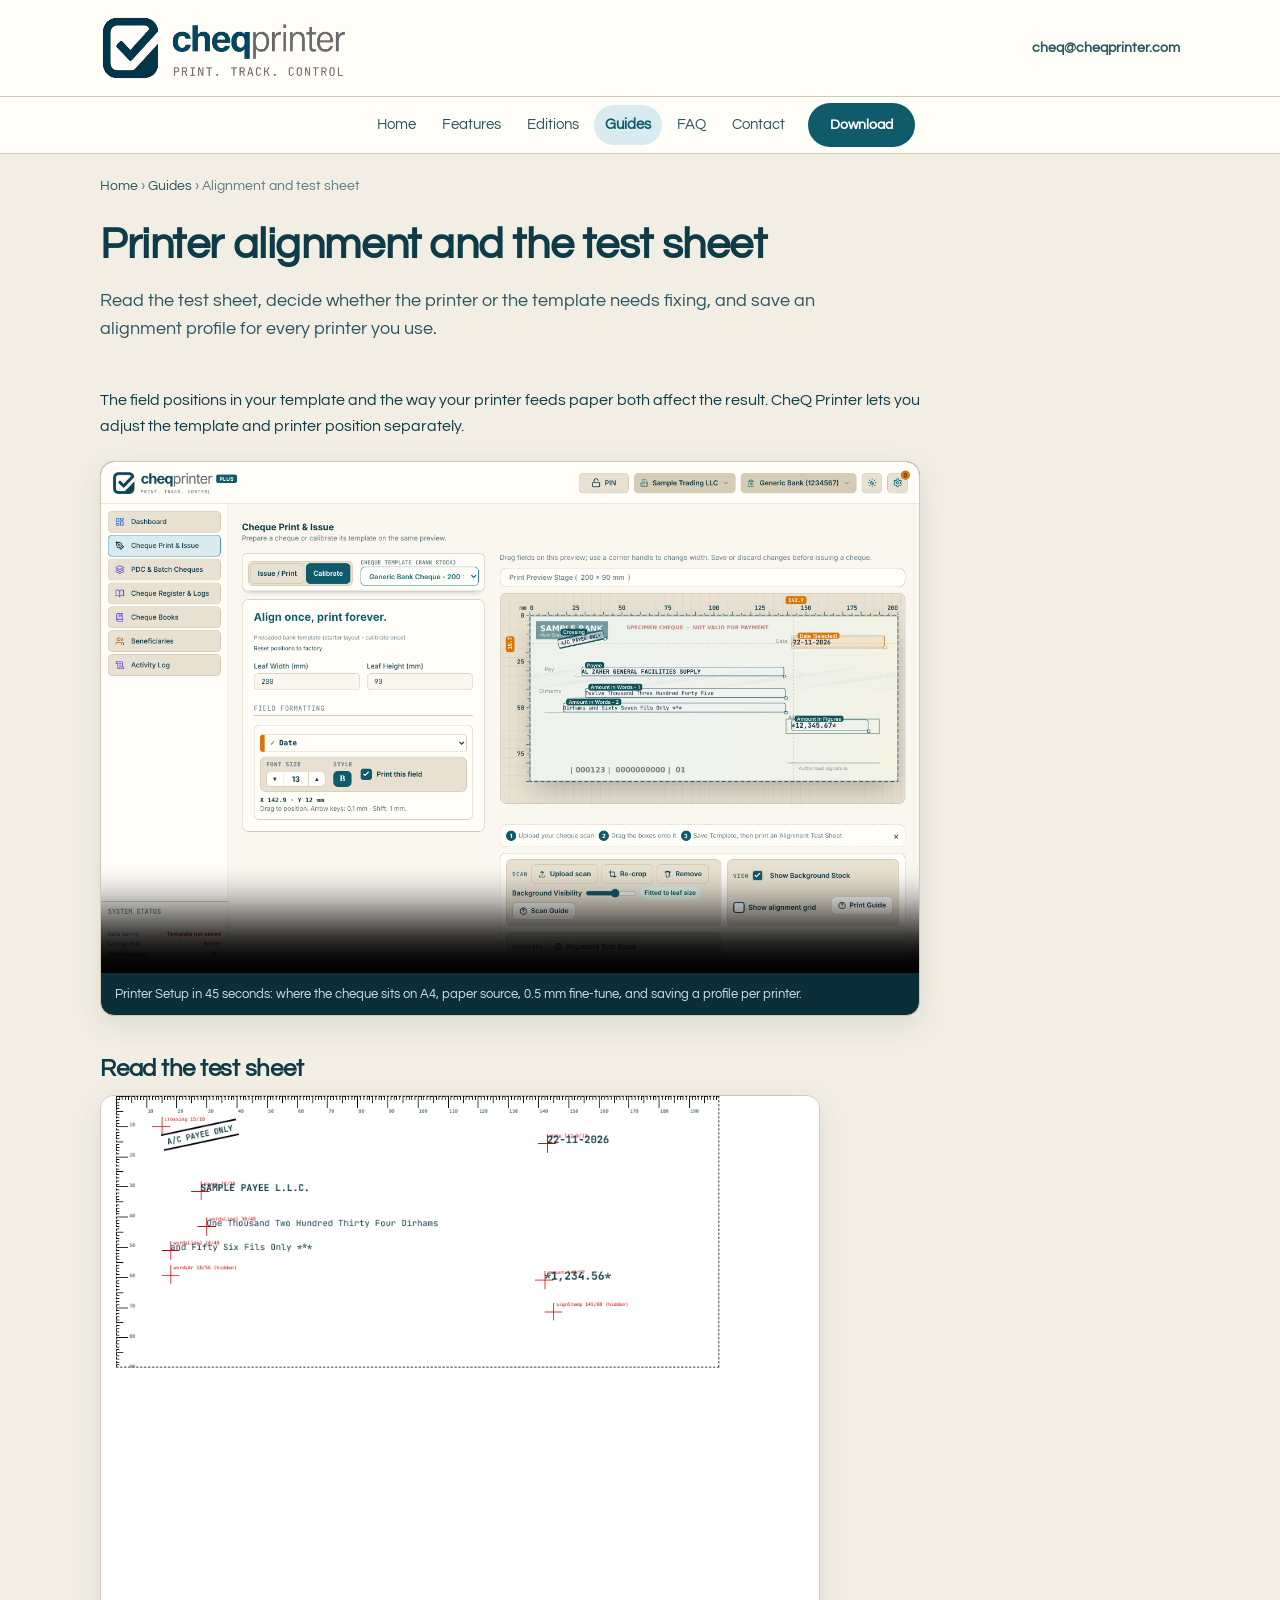
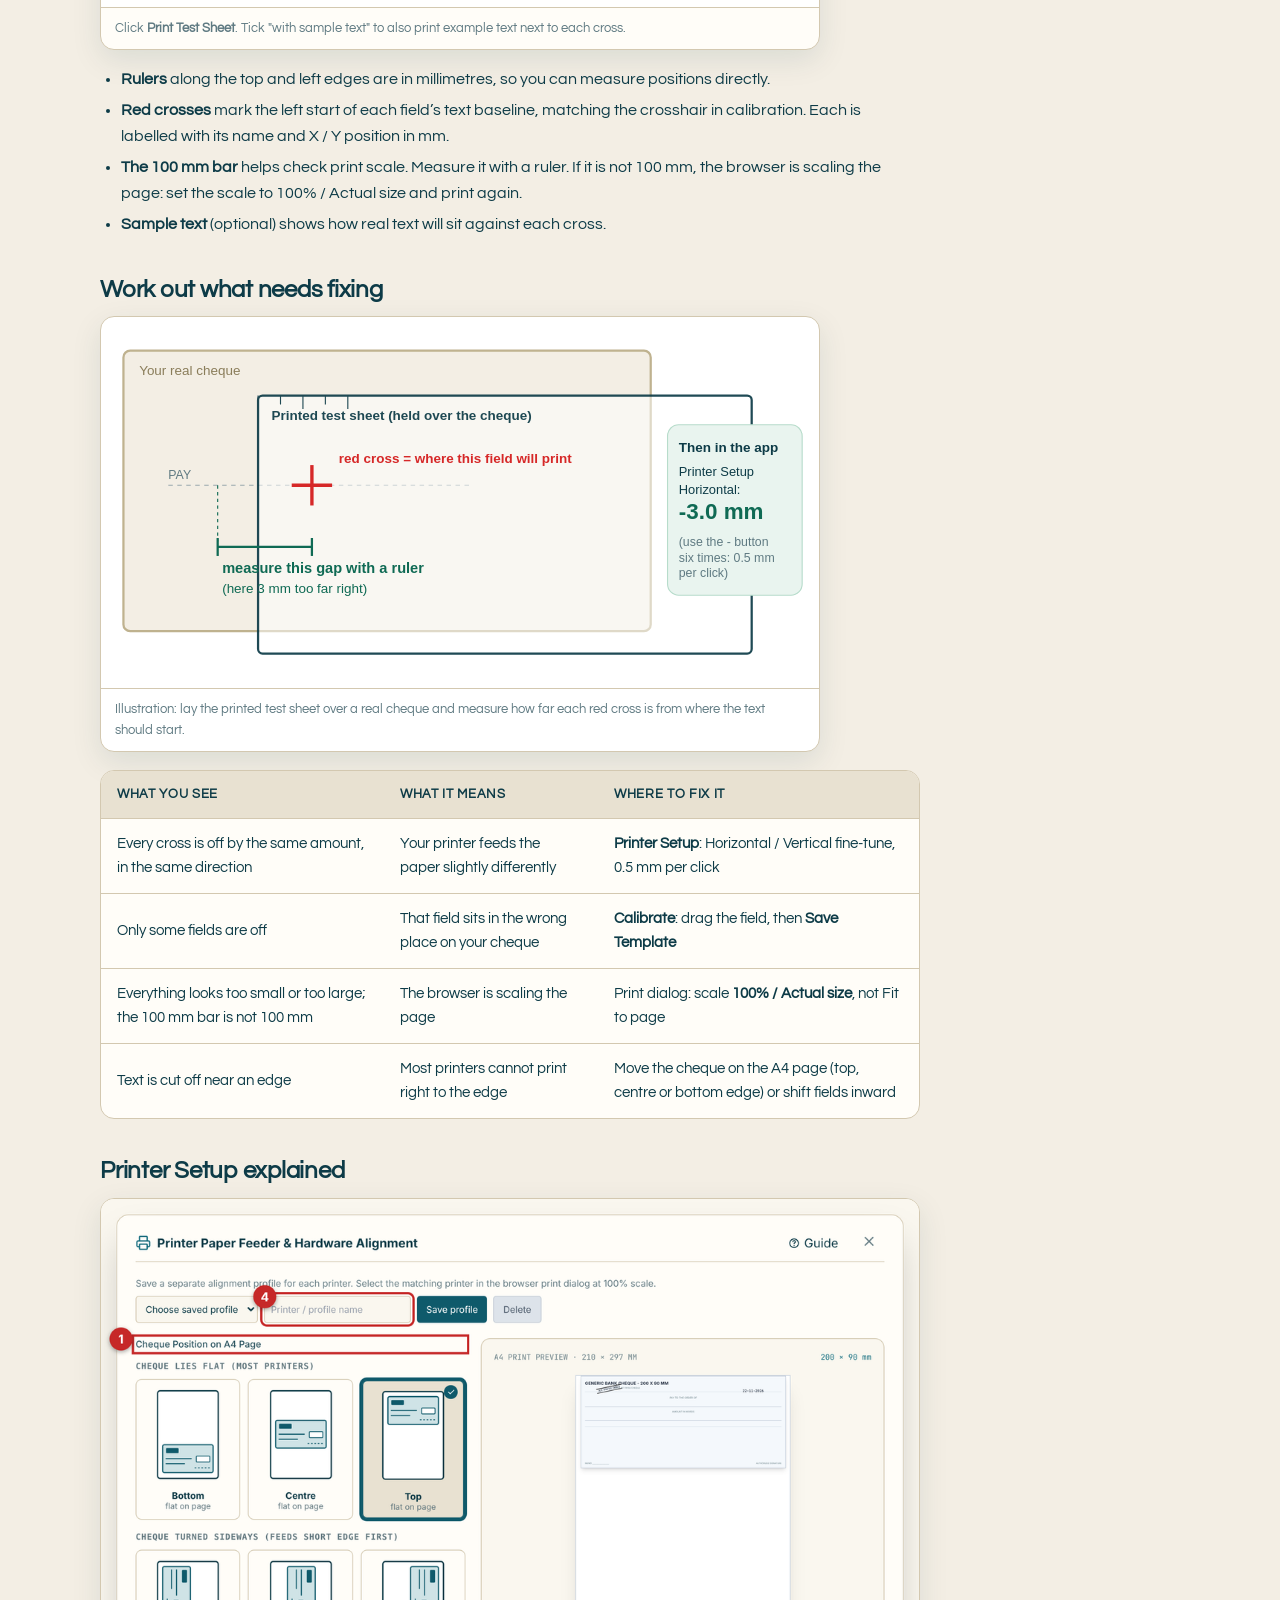
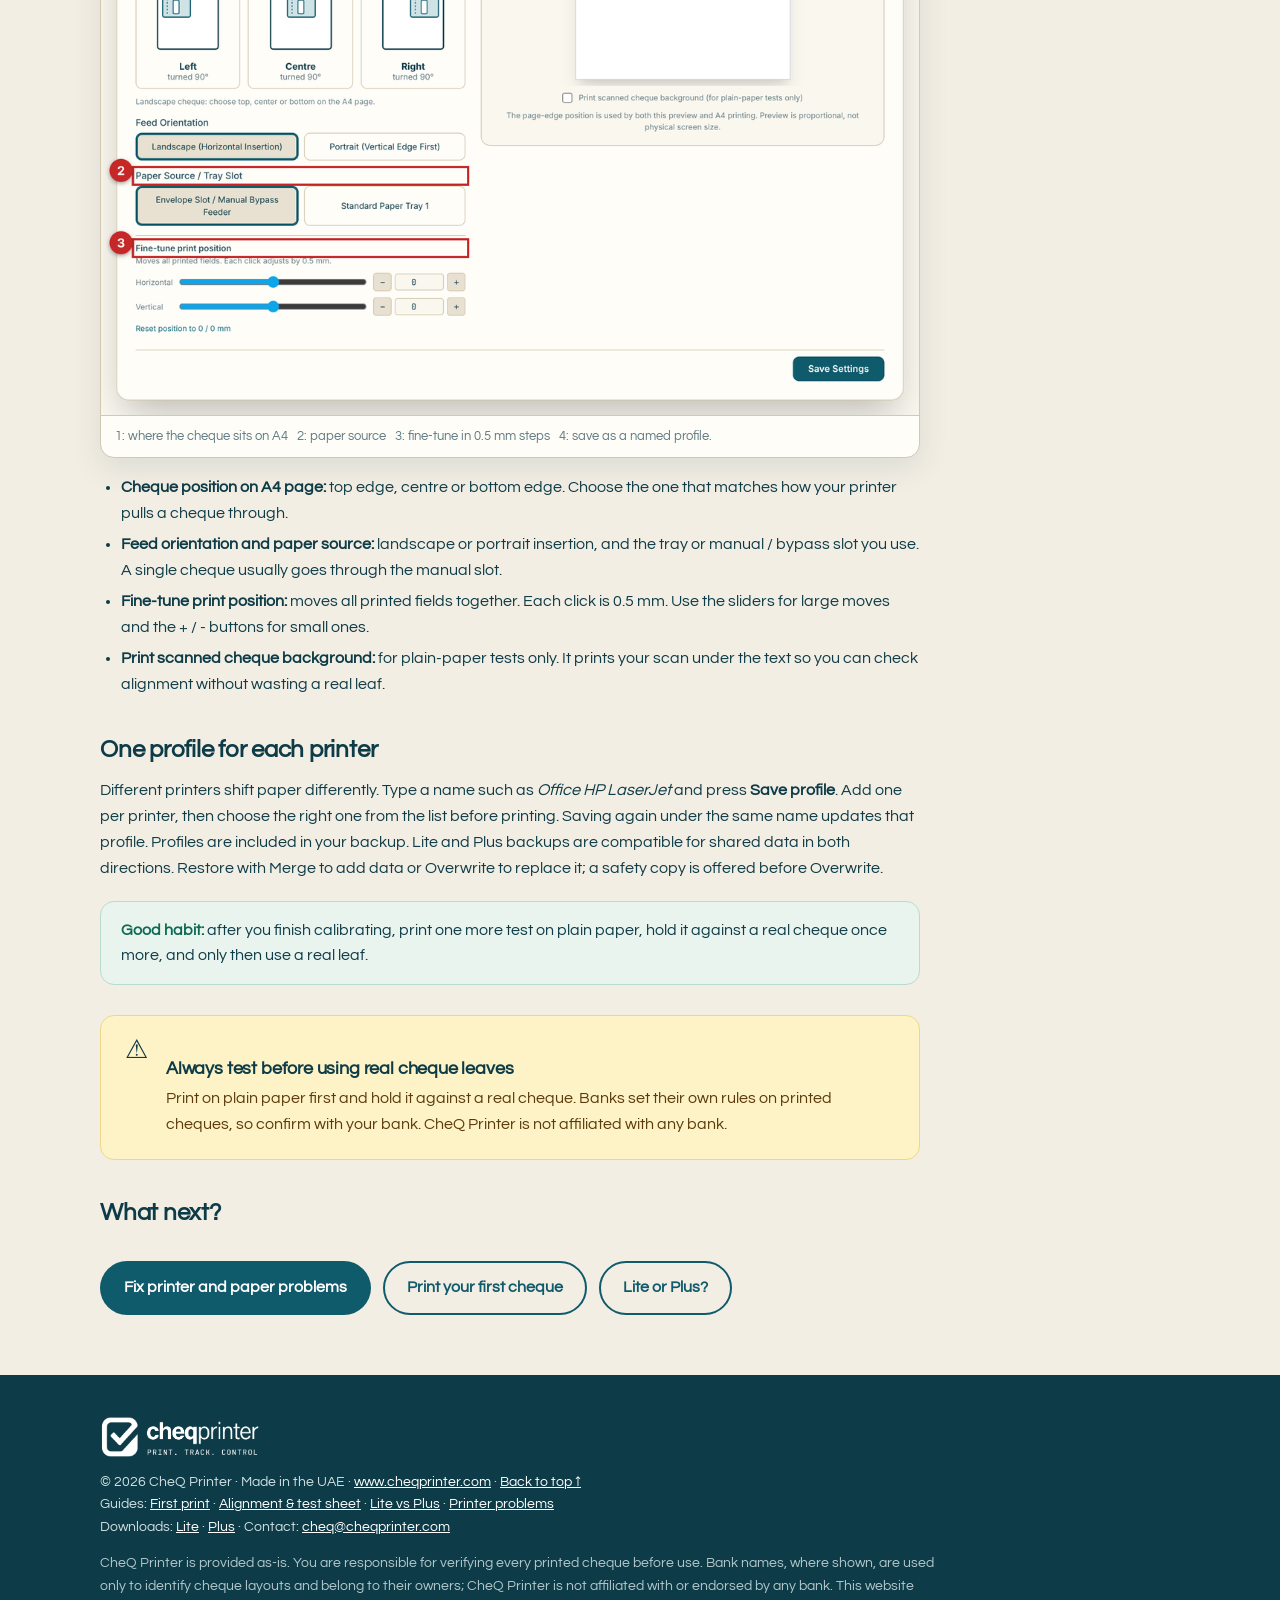
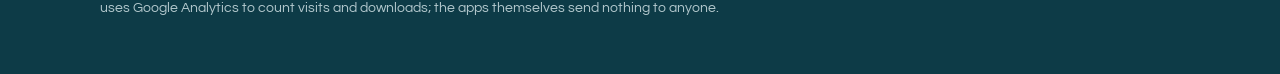
<file: guides/printer-alignment-test-sheet/index.html>
<!doctype html>
<html lang="en">
<head>
<script async src="https://www.googletagmanager.com/gtag/js?id=G-W925D2QX6T"></script>
<script>
  window.dataLayer = window.dataLayer || [];
  function gtag(){dataLayer.push(arguments);}
  gtag('js', new Date());
  gtag('config', 'G-W925D2QX6T');
</script>
<meta charset="utf-8">
<meta name="viewport" content="width=device-width, initial-scale=1">
<title>Printer Alignment and Test Sheet Guide for Cheque Printing | CheQ Printer</title>
<meta name="description" content="Learn how to read the CheQ Printer test sheet, fix printer offsets in 0.5 mm steps, and save a separate alignment profile for each printer.">
<link rel="canonical" href="https://www.cheqprinter.com/guides/printer-alignment-test-sheet/">
<meta name="robots" content="index,follow,max-image-preview:large">
<meta name="theme-color" content="#fffdf8">
<meta property="og:type" content="article">
<meta property="og:url" content="https://www.cheqprinter.com/guides/printer-alignment-test-sheet/">
<meta property="og:title" content="Printer Alignment and Test Sheet Guide for Cheque Printing | CheQ Printer">
<meta property="og:description" content="Learn how to read the CheQ Printer test sheet, fix printer offsets in 0.5 mm steps, and save a separate alignment profile for each printer.">
<meta property="og:image" content="https://www.cheqprinter.com/assets/og-image.png">
<meta name="twitter:card" content="summary_large_image">
<link rel="icon" href="../../favicon.ico" sizes="any">
<link rel="icon" type="image/png" sizes="32x32" href="../../assets/favicon-32.png">
<link rel="apple-touch-icon" href="../../assets/apple-touch-icon.png">
<link rel="manifest" href="../../site.webmanifest">
<link rel="preconnect" href="https://fonts.googleapis.com">
<link rel="preconnect" href="https://fonts.gstatic.com" crossorigin>
<link href="https://fonts.googleapis.com/css2?family=Questrial&display=swap" rel="stylesheet">
<link rel="stylesheet" href="../../assets/guides.css?rev=1">
<script type="application/ld+json">{"@context": "https://schema.org", "@type": "BreadcrumbList", "itemListElement": [{"@type": "ListItem", "position": 1, "name": "Home", "item": "https://www.cheqprinter.com/"}, {"@type": "ListItem", "position": 2, "name": "Guides", "item": "https://www.cheqprinter.com/guides/"}, {"@type": "ListItem", "position": 3, "name": "Alignment and test sheet", "item": "https://www.cheqprinter.com/guides/printer-alignment-test-sheet/"}]}</script>
<script type="application/ld+json">{"@context": "https://schema.org", "@type": "Article", "headline": "Printer alignment and the test sheet", "description": "Learn how to read the CheQ Printer test sheet, fix printer offsets in 0.5 mm steps, and save a separate alignment profile for each printer.", "dateModified": "2026-11-22", "datePublished": "2026-11-11", "mainEntityOfPage": "https://www.cheqprinter.com/guides/printer-alignment-test-sheet/", "author": {"@type": "Organization", "name": "CheQ Printer"}, "publisher": {"@type": "Organization", "name": "CheQ Printer", "logo": {"@type": "ImageObject", "url": "https://www.cheqprinter.com/assets/cheqprinter-logo.png"}}}</script>

</head>
<body>
<a class="skip" href="#main">Skip to content</a>
<div class="brandbar">
  <div class="wrap">
    <a class="brand" href="../../" aria-label="CheQ Printer home"><img src="../../assets/cheqprinter-logo.png?rev=5" alt="CheQ Printer - Print. Track. Control."></a>
    <a class="mail" href="mailto:cheq@cheqprinter.com">cheq@cheqprinter.com</a>
  </div>
</div>
<header class="menubar" id="menubar">
  <div class="wrap">
    <a class="mini" href="../../" aria-label="CheQ Printer home"><img src="../../assets/cheqprinter-logo.png?rev=5" alt="CheQ Printer"></a>
    <nav aria-label="Main">
      <a href="../../">Home</a>
      <a href="../../#features">Features</a>
      <a href="../../#editions">Editions</a>
      <a href="../../guides/" class="active">Guides</a>
      <a href="../../#faq">FAQ</a>
      <a href="../../#contact">Contact</a>
      <a class="btn btn-primary" href="../../#editions">Download</a>
    </nav>
  </div>
</header>
<main id="main">
<div class="wrap">
  <div class="crumbs" aria-label="Breadcrumb"><a href="../../">Home</a> &rsaquo; <a href="../">Guides</a> &rsaquo; Alignment and test sheet</div>
  <div class="ghead">
    <h1>Printer alignment and the test sheet</h1>
    <p class="lead">Read the test sheet, decide whether the printer or the template needs fixing, and save an alignment profile for every printer you use.</p>
  </div>
  <div class="article">
    <p>The field positions in your template and the way your printer feeds paper both affect the result. CheQ Printer lets you adjust the template and printer position separately.</p>
    <figure class="vid"><video controls preload="none" playsinline poster="../../assets/media/shots/plus-02-calibrate-rulers.png"><source src="../../assets/media/clips/plus-1-calibrate-scan.mp4" type="video/mp4">Your browser cannot play this video. The steps are written out below.</video><figcaption>Printer Setup in 45 seconds: where the cheque sits on A4, paper source, 0.5 mm fine-tune, and saving a profile per printer.</figcaption></figure><h2>Read the test sheet</h2>
      <figure class="shot small"><img src="../../assets/media/shots/plus-04-alignment-test-sheet.png" alt="Calibration test sheet with rulers, red crosses and a scale bar" loading="lazy"><figcaption>Click <b>Print Test Sheet</b>. Tick &quot;with sample text&quot; to also print example text next to each cross.</figcaption></figure>
    <ul>
      <li><b>Rulers</b> along the top and left edges are in millimetres, so you can measure positions directly.</li>
      <li><b>Red crosses</b> mark the left start of each field’s text baseline, matching the crosshair in calibration. Each is labelled with its name and X / Y position in mm.</li>
      <li><b>The 100 mm bar</b> helps check print scale. Measure it with a ruler. If it is not 100 mm, the browser is scaling the page: set the scale to 100% / Actual size and print again.</li>
      <li><b>Sample text</b> (optional) shows how real text will sit against each cross.</li>
    </ul>
<h2>Work out what needs fixing</h2>
    <figure class="shot small" style="background:#fff"><svg viewBox="0 0 640 330" role="img" aria-label="Diagram: a printed test sheet laid over a real cheque. A red cross is 3 mm to the right of where the text should start, so the horizontal offset is minus 3 millimetres." style="width:100%;height:auto;display:block">
      <rect x="20" y="30" width="470" height="250" rx="6" fill="#f3eee4" stroke="#bfb28f" stroke-width="2"/>
      <text x="34" y="52" font-size="12" fill="#8a7d5a" font-family="Arial">Your real cheque</text>
      <line x1="60" y1="150" x2="330" y2="150" stroke="#9aa9ae" stroke-dasharray="4 4"/>
      <text x="60" y="144" font-size="11" fill="#5f7a82" font-family="Arial">PAY</text>
      <rect x="95" y="96" width="468" height="228" fill="none" stroke="#0f5a6b" stroke-width="2" stroke-dasharray="7 5" opacity=".0"/>
      <g opacity=".92"><rect x="140" y="70" width="440" height="230" rx="4" fill="#fff" fill-opacity=".55" stroke="#0d3b47" stroke-width="2"/>
      <text x="152" y="92" font-size="12" fill="#0d3b47" font-family="Arial" font-weight="700">Printed test sheet (held over the cheque)</text>
      <g stroke="#0d3b47" stroke-width="1">
        <line x1="140" y1="70" x2="140" y2="82"/><line x1="160" y1="70" x2="160" y2="78"/><line x1="180" y1="70" x2="180" y2="82"/><line x1="200" y1="70" x2="200" y2="78"/><line x1="220" y1="70" x2="220" y2="82"/>
      </g></g>
      <line x1="82" y1="150" x2="82" y2="150" stroke="#000"/>
      <g stroke="#d62828" stroke-width="3"><line x1="170" y1="150" x2="206" y2="150"/><line x1="188" y1="132" x2="188" y2="168"/></g>
      <text x="212" y="130" font-size="12" fill="#d62828" font-family="Arial" font-weight="700">red cross = where this field will print</text>
      <g stroke="#0f6a54" stroke-width="2" fill="none"><line x1="104" y1="205" x2="188" y2="205"/><line x1="104" y1="197" x2="104" y2="213"/><line x1="188" y1="197" x2="188" y2="213"/></g>
      <path d="M104 150 L104 200" stroke="#0f6a54" stroke-dasharray="3 3"/>
      <text x="108" y="228" font-size="13" fill="#0f6a54" font-family="Arial" font-weight="700">measure this gap with a ruler</text>
      <text x="108" y="246" font-size="12" fill="#0f6a54" font-family="Arial">(here 3 mm too far right)</text>
      <rect x="505" y="96" width="120" height="152" rx="10" fill="#e9f4ef" stroke="#b7dccb"/>
      <text x="515" y="120" font-size="12" font-family="Arial" fill="#0d3b47" font-weight="700">Then in the app</text>
      <text x="515" y="142" font-size="11.5" font-family="Arial" fill="#0d3b47">Printer Setup</text>
      <text x="515" y="158" font-size="11.5" font-family="Arial" fill="#0d3b47">Horizontal:</text>
      <text x="515" y="180" font-size="20" font-family="Arial" fill="#0f6a54" font-weight="700">-3.0 mm</text>
      <text x="515" y="204" font-size="11" font-family="Arial" fill="#5f7a82">(use the - button</text>
      <text x="515" y="218" font-size="11" font-family="Arial" fill="#5f7a82">six times: 0.5 mm</text>
      <text x="515" y="232" font-size="11" font-family="Arial" fill="#5f7a82">per click)</text>
    </svg><figcaption>Illustration: lay the printed test sheet over a real cheque and measure how far each red cross is from where the text should start.</figcaption></figure>

    <div class="tbl tablewrap"><table>
      <thead><tr><th>What you see</th><th>What it means</th><th>Where to fix it</th></tr></thead>
      <tbody>
        <tr><td>Every cross is off by the same amount, in the same direction</td><td>Your printer feeds the paper slightly differently</td><td><b>Printer Setup</b>: Horizontal / Vertical fine-tune, 0.5 mm per click</td></tr>
        <tr><td>Only some fields are off</td><td>That field sits in the wrong place on your cheque</td><td><b>Calibrate</b>: drag the field, then <b>Save Template</b></td></tr>
        <tr><td>Everything looks too small or too large; the 100 mm bar is not 100 mm</td><td>The browser is scaling the page</td><td>Print dialog: scale <b>100% / Actual size</b>, not Fit to page</td></tr>
        <tr><td>Text is cut off near an edge</td><td>Most printers cannot print right to the edge</td><td>Move the cheque on the A4 page (top, centre or bottom edge) or shift fields inward</td></tr>
      </tbody>
    </table></div>
<h2>Printer Setup explained</h2>
      <figure class="shot"><img src="../../assets/guides/printer-settings.png" alt="Printer Paper Feeder and Hardware Alignment window with controls numbered 1 to 4" loading="lazy"><figcaption>1: where the cheque sits on A4 &nbsp; 2: paper source &nbsp; 3: fine-tune in 0.5 mm steps &nbsp; 4: save as a named profile.</figcaption></figure>
    <ul>
      <li><b>Cheque position on A4 page:</b> top edge, centre or bottom edge. Choose the one that matches how your printer pulls a cheque through.</li>
      <li><b>Feed orientation and paper source:</b> landscape or portrait insertion, and the tray or manual / bypass slot you use. A single cheque usually goes through the manual slot.</li>
      <li><b>Fine-tune print position:</b> moves all printed fields together. Each click is 0.5 mm. Use the sliders for large moves and the + / - buttons for small ones.</li>
      <li><b>Print scanned cheque background:</b> for plain-paper tests only. It prints your scan under the text so you can check alignment without wasting a real leaf.</li>
    </ul>
    <h2>One profile for each printer</h2>
    <p>Different printers shift paper differently. Type a name such as <i>Office HP LaserJet</i> and press <b>Save profile</b>. Add one per printer, then choose the right one from the list before printing. Saving again under the same name updates that profile. Profiles are included in your backup. Lite and Plus backups are compatible for shared data in both directions. Restore with Merge to add data or Overwrite to replace it; a safety copy is offered before Overwrite.</p>
    <div class="tip"><b>Good habit:</b> after you finish calibrating, print one more test on plain paper, hold it against a real cheque once more, and only then use a real leaf.</div>
    <div class="callout" style="margin-top:30px"><div class="ic" aria-hidden="true">&#9888;</div><div><h3>Always test before using real cheque leaves</h3><p>Print on plain paper first and hold it against a real cheque. Banks set their own rules on printed cheques, so confirm with your bank. CheQ Printer is not affiliated with any bank.</p></div></div>
    <h2>What next?</h2>
    <div class="next"><a class="btn btn-primary" href="../printer-problems/">Fix printer and paper problems</a><a class="btn btn-ghost" href="../first-print/">Print your first cheque</a><a class="btn btn-ghost" href="../lite-vs-plus/">Lite or Plus?</a></div>

  </div>
</div>
<div style="height:50px"></div>
</main>
<footer>
  <div class="wrap">
    <img src="../../assets/cheqprinter-logo.png?rev=5" alt="CheQ Printer" style="height:44px;width:auto;filter:brightness(0) invert(1);margin-bottom:12px">
    <div>&copy; 2026 CheQ Printer &middot; Made in the UAE &middot; <a href="https://www.cheqprinter.com">www.cheqprinter.com</a> &middot; <a href="#">Back to top &uarr;</a></div>
    <div>Guides: <a href="../../guides/first-print/">First print</a> &middot; <a href="../../guides/printer-alignment-test-sheet/">Alignment &amp; test sheet</a> &middot; <a href="../../guides/lite-vs-plus/">Lite vs Plus</a> &middot; <a href="../../guides/printer-problems/">Printer problems</a></div>
    <div>Downloads: <a href="../../downloads/cheqprinter-lite.html" download data-dl="lite" data-loc="guide_footer">Lite</a> &middot; <a href="../../downloads/cheqprinter-plus.html" download data-dl="plus" data-loc="guide_footer">Plus</a> &middot; Contact: <a href="mailto:cheq@cheqprinter.com">cheq@cheqprinter.com</a></div>
    <p class="legal">CheQ Printer is provided as-is. You are responsible for verifying every printed cheque before use. Bank names, where shown, are used only to identify cheque layouts and belong to their owners; CheQ Printer is not affiliated with or endorsed by any bank. This website uses Google Analytics to count visits and downloads; the apps themselves send nothing to anyone.</p>
  </div>
</footer>
<script>
(function(){
  var bar=document.getElementById('menubar'), brand=document.querySelector('.brandbar');
  function u(){ var y=window.pageYOffset||document.documentElement.scrollTop; bar.classList.toggle('scrolled', y>brand.offsetHeight-4); }
  window.addEventListener('scroll',u,{passive:true}); u();
})();
document.addEventListener('click',function(e){
  var a=e.target.closest ? e.target.closest('a[data-dl]') : null;
  if(!a || typeof gtag!=='function') return;
  var ed=a.getAttribute('data-dl');
  gtag('event','download_'+ed,{edition:ed,file_name:(a.getAttribute('href')||'').split('/').pop(),link_location:a.getAttribute('data-loc')||'page'});
});
</script>
</body>
</html>
</file>
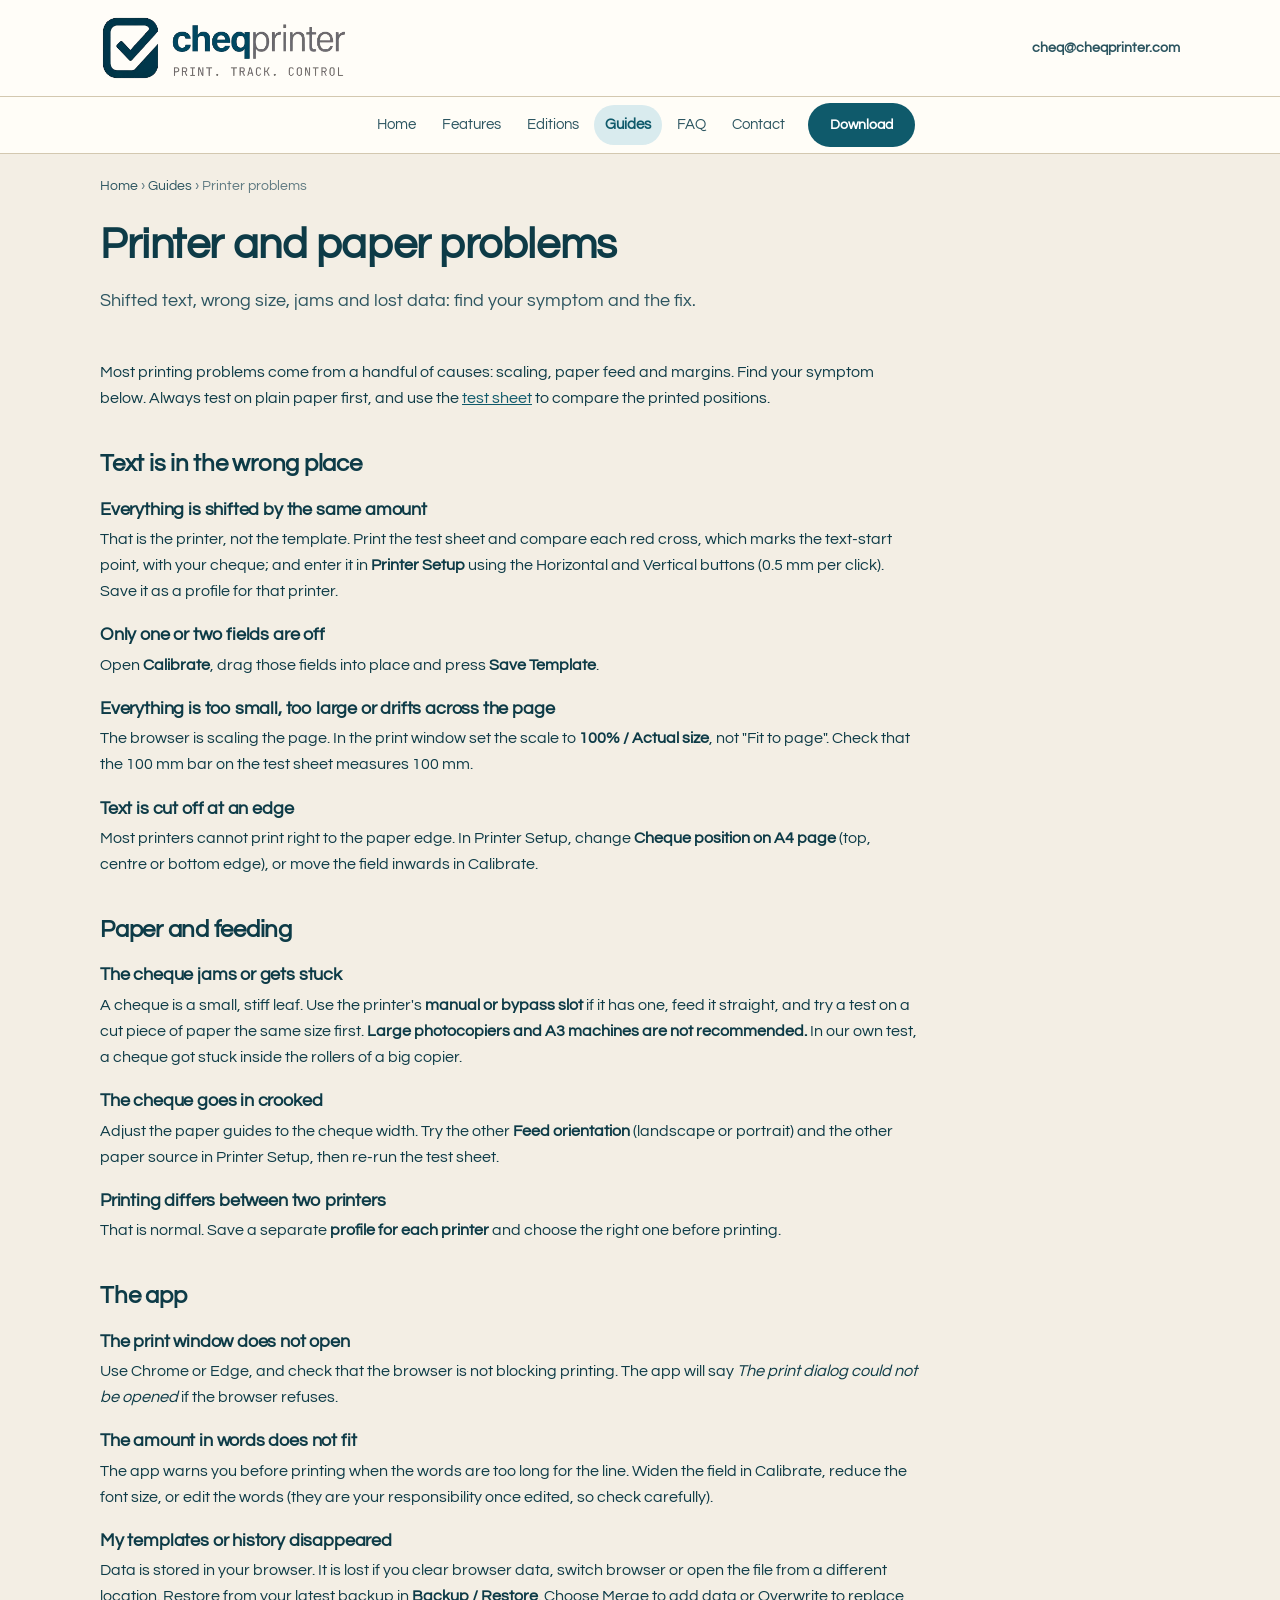
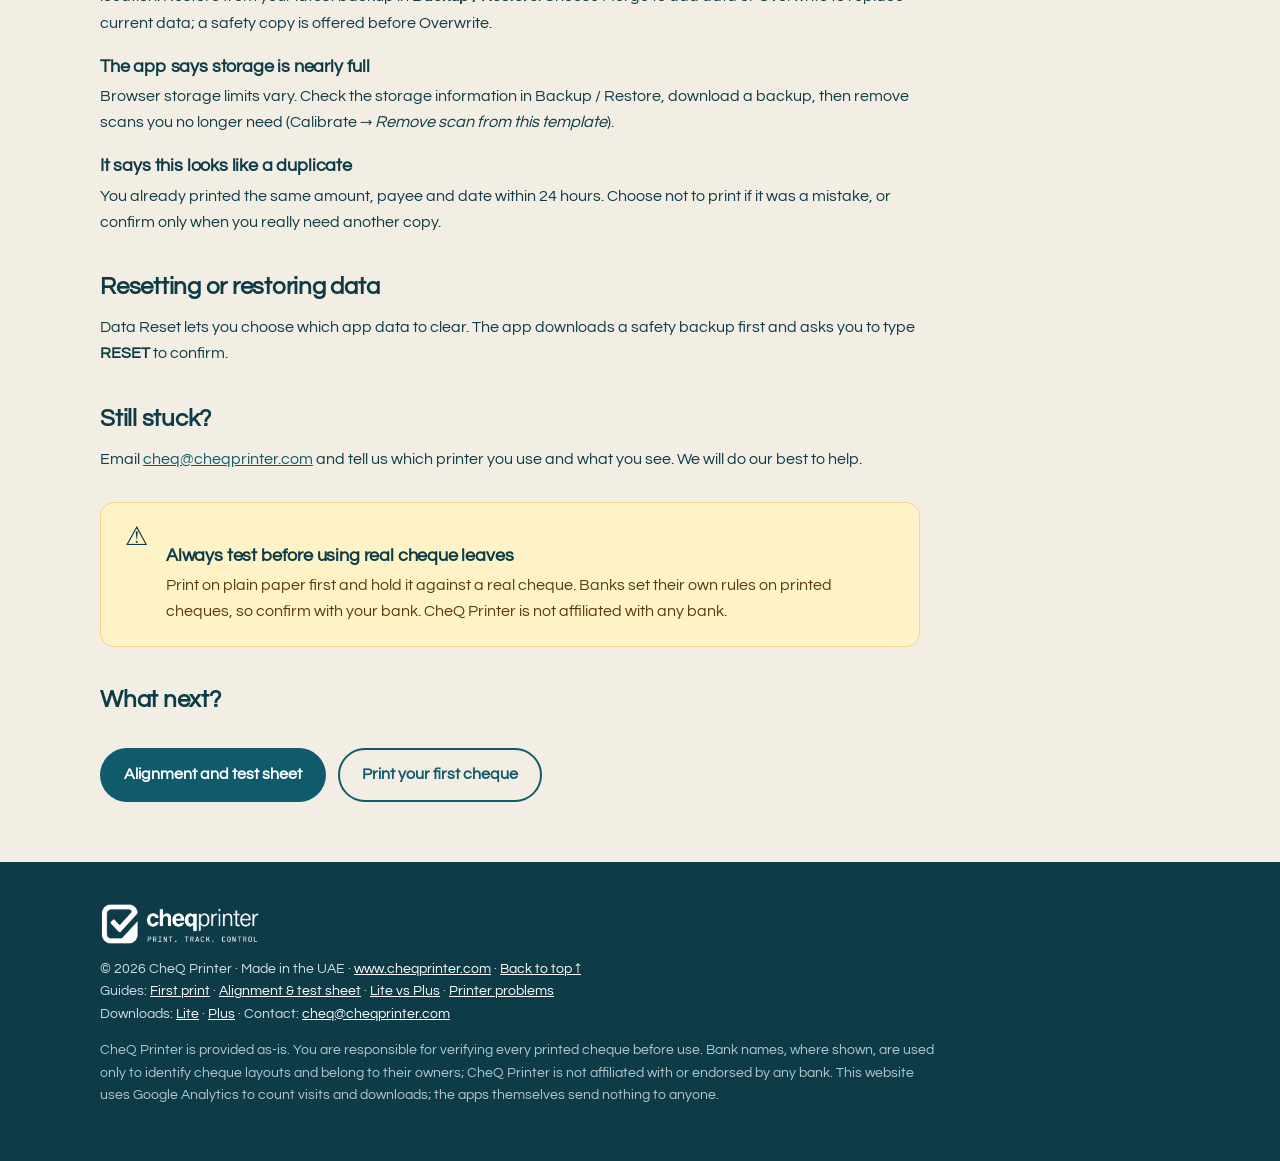
<file: guides/printer-problems/index.html>
<!doctype html>
<html lang="en">
<head>
<script async src="https://www.googletagmanager.com/gtag/js?id=G-W925D2QX6T"></script>
<script>
  window.dataLayer = window.dataLayer || [];
  function gtag(){dataLayer.push(arguments);}
  gtag('js', new Date());
  gtag('config', 'G-W925D2QX6T');
</script>
<meta charset="utf-8">
<meta name="viewport" content="width=device-width, initial-scale=1">
<title>Cheque Printing Problems: Misalignment, Paper Jams and Scaling | CheQ Printer</title>
<meta name="description" content="Fix common cheque printing problems: shifted text, wrong scale, jams in the rollers, cut-off edges and lost data. Practical fixes for CheQ Printer users.">
<link rel="canonical" href="https://www.cheqprinter.com/guides/printer-problems/">
<meta name="robots" content="index,follow,max-image-preview:large">
<meta name="theme-color" content="#fffdf8">
<meta property="og:type" content="article">
<meta property="og:url" content="https://www.cheqprinter.com/guides/printer-problems/">
<meta property="og:title" content="Cheque Printing Problems: Misalignment, Paper Jams and Scaling | CheQ Printer">
<meta property="og:description" content="Fix common cheque printing problems: shifted text, wrong scale, jams in the rollers, cut-off edges and lost data. Practical fixes for CheQ Printer users.">
<meta property="og:image" content="https://www.cheqprinter.com/assets/og-image.png">
<meta name="twitter:card" content="summary_large_image">
<link rel="icon" href="../../favicon.ico" sizes="any">
<link rel="icon" type="image/png" sizes="32x32" href="../../assets/favicon-32.png">
<link rel="apple-touch-icon" href="../../assets/apple-touch-icon.png">
<link rel="manifest" href="../../site.webmanifest">
<link rel="preconnect" href="https://fonts.googleapis.com">
<link rel="preconnect" href="https://fonts.gstatic.com" crossorigin>
<link href="https://fonts.googleapis.com/css2?family=Questrial&display=swap" rel="stylesheet">
<link rel="stylesheet" href="../../assets/guides.css?rev=1">
<script type="application/ld+json">{"@context": "https://schema.org", "@type": "BreadcrumbList", "itemListElement": [{"@type": "ListItem", "position": 1, "name": "Home", "item": "https://www.cheqprinter.com/"}, {"@type": "ListItem", "position": 2, "name": "Guides", "item": "https://www.cheqprinter.com/guides/"}, {"@type": "ListItem", "position": 3, "name": "Printer problems", "item": "https://www.cheqprinter.com/guides/printer-problems/"}]}</script>
<script type="application/ld+json">{"@context": "https://schema.org", "@type": "Article", "headline": "Printer and paper problems", "description": "Fix common cheque printing problems: shifted text, wrong scale, jams in the rollers, cut-off edges and lost data. Practical fixes for CheQ Printer users.", "dateModified": "2026-11-22", "datePublished": "2026-11-11", "mainEntityOfPage": "https://www.cheqprinter.com/guides/printer-problems/", "author": {"@type": "Organization", "name": "CheQ Printer"}, "publisher": {"@type": "Organization", "name": "CheQ Printer", "logo": {"@type": "ImageObject", "url": "https://www.cheqprinter.com/assets/cheqprinter-logo.png"}}}</script>

</head>
<body>
<a class="skip" href="#main">Skip to content</a>
<div class="brandbar">
  <div class="wrap">
    <a class="brand" href="../../" aria-label="CheQ Printer home"><img src="../../assets/cheqprinter-logo.png?rev=5" alt="CheQ Printer - Print. Track. Control."></a>
    <a class="mail" href="mailto:cheq@cheqprinter.com">cheq@cheqprinter.com</a>
  </div>
</div>
<header class="menubar" id="menubar">
  <div class="wrap">
    <a class="mini" href="../../" aria-label="CheQ Printer home"><img src="../../assets/cheqprinter-logo.png?rev=5" alt="CheQ Printer"></a>
    <nav aria-label="Main">
      <a href="../../">Home</a>
      <a href="../../#features">Features</a>
      <a href="../../#editions">Editions</a>
      <a href="../../guides/" class="active">Guides</a>
      <a href="../../#faq">FAQ</a>
      <a href="../../#contact">Contact</a>
      <a class="btn btn-primary" href="../../#editions">Download</a>
    </nav>
  </div>
</header>
<main id="main">
<div class="wrap">
  <div class="crumbs" aria-label="Breadcrumb"><a href="../../">Home</a> &rsaquo; <a href="../">Guides</a> &rsaquo; Printer problems</div>
  <div class="ghead">
    <h1>Printer and paper problems</h1>
    <p class="lead">Shifted text, wrong size, jams and lost data: find your symptom and the fix.</p>
  </div>
  <div class="article">
    <p>Most printing problems come from a handful of causes: scaling, paper feed and margins. Find your symptom below. Always test on plain paper first, and use the <a href="../printer-alignment-test-sheet/">test sheet</a> to compare the printed positions.</p>
    <h2>Text is in the wrong place</h2>
    <h3>Everything is shifted by the same amount</h3>
    <p>That is the printer, not the template. Print the test sheet and compare each red cross, which marks the text-start point, with your cheque; and enter it in <b>Printer Setup</b> using the Horizontal and Vertical buttons (0.5 mm per click). Save it as a profile for that printer.</p>
    <h3>Only one or two fields are off</h3>
    <p>Open <b>Calibrate</b>, drag those fields into place and press <b>Save Template</b>.</p>
    <h3>Everything is too small, too large or drifts across the page</h3>
    <p>The browser is scaling the page. In the print window set the scale to <b>100% / Actual size</b>, not &quot;Fit to page&quot;. Check that the 100 mm bar on the test sheet measures 100 mm.</p>
    <h3>Text is cut off at an edge</h3>
    <p>Most printers cannot print right to the paper edge. In Printer Setup, change <b>Cheque position on A4 page</b> (top, centre or bottom edge), or move the field inwards in Calibrate.</p>
    <h2>Paper and feeding</h2>
    <h3>The cheque jams or gets stuck</h3>
    <p>A cheque is a small, stiff leaf. Use the printer's <b>manual or bypass slot</b> if it has one, feed it straight, and try a test on a cut piece of paper the same size first. <b>Large photocopiers and A3 machines are not recommended.</b> In our own test, a cheque got stuck inside the rollers of a big copier.</p>
    <h3>The cheque goes in crooked</h3>
    <p>Adjust the paper guides to the cheque width. Try the other <b>Feed orientation</b> (landscape or portrait) and the other paper source in Printer Setup, then re-run the test sheet.</p>
    <h3>Printing differs between two printers</h3>
    <p>That is normal. Save a separate <b>profile for each printer</b> and choose the right one before printing.</p>
    <h2>The app</h2>
    <h3>The print window does not open</h3>
    <p>Use Chrome or Edge, and check that the browser is not blocking printing. The app will say <i>The print dialog could not be opened</i> if the browser refuses.</p>
    <h3>The amount in words does not fit</h3>
    <p>The app warns you before printing when the words are too long for the line. Widen the field in Calibrate, reduce the font size, or edit the words (they are your responsibility once edited, so check carefully).</p>
    <h3>My templates or history disappeared</h3>
    <p>Data is stored in your browser. It is lost if you clear browser data, switch browser or open the file from a different location. Restore from your latest backup in <b>Backup / Restore</b>. Choose Merge to add data or Overwrite to replace current data; a safety copy is offered before Overwrite.</p>
    <h3>The app says storage is nearly full</h3>
    <p>Browser storage limits vary. Check the storage information in Backup / Restore, download a backup, then remove scans you no longer need (Calibrate &rarr; <i>Remove scan from this template</i>).</p>
    <h3>It says this looks like a duplicate</h3>
    <p>You already printed the same amount, payee and date within 24 hours. Choose not to print if it was a mistake, or confirm only when you really need another copy.</p>
    <h2>Resetting or restoring data</h2>
    <p>Data Reset lets you choose which app data to clear. The app downloads a safety backup first and asks you to type <b>RESET</b> to confirm.</p>
    <h2>Still stuck?</h2>
    <p>Email <a href="mailto:cheq@cheqprinter.com">cheq@cheqprinter.com</a> and tell us which printer you use and what you see. We will do our best to help.</p>
    <div class="callout" style="margin-top:30px"><div class="ic" aria-hidden="true">&#9888;</div><div><h3>Always test before using real cheque leaves</h3><p>Print on plain paper first and hold it against a real cheque. Banks set their own rules on printed cheques, so confirm with your bank. CheQ Printer is not affiliated with any bank.</p></div></div>
    <h2>What next?</h2>
    <div class="next"><a class="btn btn-primary" href="../printer-alignment-test-sheet/">Alignment and test sheet</a><a class="btn btn-ghost" href="../first-print/">Print your first cheque</a></div>

  </div>
</div>
<div style="height:50px"></div>
</main>
<footer>
  <div class="wrap">
    <img src="../../assets/cheqprinter-logo.png?rev=5" alt="CheQ Printer" style="height:44px;width:auto;filter:brightness(0) invert(1);margin-bottom:12px">
    <div>&copy; 2026 CheQ Printer &middot; Made in the UAE &middot; <a href="https://www.cheqprinter.com">www.cheqprinter.com</a> &middot; <a href="#">Back to top &uarr;</a></div>
    <div>Guides: <a href="../../guides/first-print/">First print</a> &middot; <a href="../../guides/printer-alignment-test-sheet/">Alignment &amp; test sheet</a> &middot; <a href="../../guides/lite-vs-plus/">Lite vs Plus</a> &middot; <a href="../../guides/printer-problems/">Printer problems</a></div>
    <div>Downloads: <a href="../../downloads/cheqprinter-lite.html" download data-dl="lite" data-loc="guide_footer">Lite</a> &middot; <a href="../../downloads/cheqprinter-plus.html" download data-dl="plus" data-loc="guide_footer">Plus</a> &middot; Contact: <a href="mailto:cheq@cheqprinter.com">cheq@cheqprinter.com</a></div>
    <p class="legal">CheQ Printer is provided as-is. You are responsible for verifying every printed cheque before use. Bank names, where shown, are used only to identify cheque layouts and belong to their owners; CheQ Printer is not affiliated with or endorsed by any bank. This website uses Google Analytics to count visits and downloads; the apps themselves send nothing to anyone.</p>
  </div>
</footer>
<script>
(function(){
  var bar=document.getElementById('menubar'), brand=document.querySelector('.brandbar');
  function u(){ var y=window.pageYOffset||document.documentElement.scrollTop; bar.classList.toggle('scrolled', y>brand.offsetHeight-4); }
  window.addEventListener('scroll',u,{passive:true}); u();
})();
document.addEventListener('click',function(e){
  var a=e.target.closest ? e.target.closest('a[data-dl]') : null;
  if(!a || typeof gtag!=='function') return;
  var ed=a.getAttribute('data-dl');
  gtag('event','download_'+ed,{edition:ed,file_name:(a.getAttribute('href')||'').split('/').pop(),link_location:a.getAttribute('data-loc')||'page'});
});
</script>
</body>
</html>
</file>
<file: assets/guides.css>
:root{
  --ink:#0d3b47; --ink-soft:#2c5560; --muted:#5f7a82;
  --teal:#0f5a6b; --teal-2:#17788b; --green:#0f6a54;
  --cream:#f3eee4; --paper:#fffdf8; --sand:#e8e1d1; --line:#d3c8b0;
  --amber-bg:#fef3c7;
  --radius:14px; --shadow:0 10px 30px rgba(13,59,71,.10);
  --font:"Century Gothic",CenturyGothic,"Apple Gothic","URW Gothic",Questrial,"Segoe UI",Arial,sans-serif;
}
*{box-sizing:border-box}
html{scroll-behavior:smooth}
body{margin:0;font-family:var(--font);color:var(--ink);background:var(--cream);line-height:1.6;-webkit-font-smoothing:antialiased}
img{max-width:100%;height:auto;display:block}
a{color:var(--teal)}
h1,h2,h3{font-family:var(--font);font-weight:700;line-height:1.2;margin:0 0 .5em;letter-spacing:-.01em}
h2{font-size:clamp(1.6rem,3.4vw,2.2rem)}
h3{font-size:1.2rem}
p{margin:0 0 1em}
.wrap{max-width:1120px;margin:0 auto;padding:0 20px}
.skip{position:absolute;left:-999px;top:8px;background:var(--teal);color:#fff;padding:8px 12px;border-radius:8px;z-index:100}
.skip:focus{left:8px}
:focus-visible{outline:3px solid var(--teal-2);outline-offset:2px;border-radius:4px}
section[id]{scroll-margin-top:64px}
@media(prefers-reduced-motion:reduce){html{scroll-behavior:auto}}

/* ---------- header: big logo bar + floating menu bar ---------- */
.brandbar{background:var(--paper);border-bottom:1px solid var(--line)}
.brandbar .wrap{display:flex;align-items:center;justify-content:space-between;gap:16px;padding-top:14px;padding-bottom:14px}
.brandbar .brand img{height:68px;width:auto}
.brandbar .mail{font-size:.9rem;font-weight:600;text-decoration:none;color:var(--ink-soft)}
.brandbar .mail:hover{color:var(--teal)}
@media(max-width:720px){.brandbar .brand img{height:52px}.brandbar .mail{display:none}}

.menubar{position:sticky;top:0;z-index:50;background:rgba(255,253,248,.96);backdrop-filter:blur(8px);border-bottom:1px solid var(--line)}
.menubar .wrap{position:relative;display:flex;align-items:center;height:56px}
.menubar .mini{position:absolute;left:20px;top:50%;transform:translateY(-50%);opacity:0;pointer-events:none;transition:opacity .2s}
.menubar .mini img{height:28px;width:auto}
.menubar.scrolled .mini{opacity:1;pointer-events:auto}
@media(max-width:1240px){.menubar .mini{display:none}}
.menubar nav{flex:1;min-width:0;display:flex;align-items:center;gap:4px;font-size:.92rem;font-weight:500;overflow-x:auto;white-space:nowrap;scrollbar-width:none;-webkit-overflow-scrolling:touch}
.menubar nav::-webkit-scrollbar{display:none}
.menubar nav a{flex:none;text-decoration:none;color:var(--ink-soft);padding:8px 11px;border-radius:999px}
.menubar nav a:first-child{margin-left:auto}
.menubar nav a.btn{margin-right:auto;margin-left:8px;padding:8px 20px;color:#fff;font-size:.9rem}
.menubar nav a:hover{color:var(--teal);background:#e9f1f2}
.menubar nav a.btn:hover{background:var(--teal-2);color:#fff}
.menubar nav a.active{color:var(--teal);background:#d9ebee;font-weight:700}

.btn{display:inline-flex;align-items:center;gap:8px;padding:12px 22px;border-radius:999px;font-weight:600;text-decoration:none;border:2px solid transparent;font-size:.98rem;cursor:pointer;transition:transform .12s, background .12s}
.btn:hover{transform:translateY(-1px)}
.btn-primary{background:var(--teal);color:#fff!important}
.btn-primary:hover{background:var(--teal-2)}
.btn-ghost{background:transparent;color:var(--teal)!important;border-color:var(--teal)}

/* ---------- hero ---------- */
.hero{position:relative;overflow:hidden;color:#fff;padding:60px 0 64px;background:linear-gradient(135deg,#0a2f3a 0%,#0f5a6b 58%,#17788b 100%)}
.hero::before{content:"";position:absolute;right:-12%;bottom:-45%;width:70%;aspect-ratio:1;background:radial-gradient(circle,rgba(255,255,255,.12),transparent 65%);pointer-events:none}
.hero .grid{position:relative;display:grid;grid-template-columns:.9fr 1.1fr;gap:48px;align-items:center}
@media(max-width:960px){.hero .grid{grid-template-columns:1fr;gap:36px}}
.eyebrow{display:inline-block;font-size:.75rem;font-weight:700;letter-spacing:.08em;text-transform:uppercase;color:#d6eef2;background:rgba(255,255,255,.14);padding:6px 14px;border-radius:999px;margin-bottom:18px}
.hero h1{color:#fff;font-size:clamp(2.2rem,4.4vw,3.4rem);margin-bottom:.45em}
.hero h1 span{display:block;color:#a9dde5;font-size:.5em;line-height:1.3;margin-top:.7em;text-wrap:balance}
.hero p.lead{font-size:1.1rem;color:#d6e8ec;max-width:30em}
.chips{display:flex;flex-wrap:wrap;gap:8px;margin:0 0 26px;padding:0;list-style:none}
.chips li{font-size:.82rem;font-weight:600;padding:6px 13px;border-radius:999px;background:rgba(255,255,255,.12);border:1px solid rgba(255,255,255,.22)}
.cta-row{display:flex;flex-wrap:wrap;gap:12px;margin:0 0 16px}
.btn-light{background:#fff;color:var(--teal)!important}
.btn-light:hover{background:#eaf5f7}
.btn-outline-light{border-color:rgba(255,255,255,.7);color:#fff!important}
.btn-outline-light:hover{background:rgba(255,255,255,.12)}
.hero .microcopy{font-size:.82rem;color:#b9d3d8;margin:0}

.stage{min-width:0}
.frame{background:var(--paper);border-radius:14px;box-shadow:0 30px 60px rgba(0,0,0,.35);overflow:hidden;border:1px solid rgba(255,255,255,.28)}
.frame .bar{display:flex;align-items:center;gap:6px;padding:10px 14px;background:#ece5d3;border-bottom:1px solid var(--line)}
.frame .bar i{width:10px;height:10px;border-radius:50%;background:#cbbf9f}
.frame .bar b{margin-left:10px;font-size:.74rem;font-weight:600;color:var(--muted)}
.slides{position:relative;aspect-ratio:16/10;background:#f8f4ea}
.slide{position:absolute;inset:0;margin:0;opacity:0;transition:opacity .6s ease}
.slide.active{opacity:1}
.slide img{width:100%;height:100%;object-fit:contain;object-position:center}
.tabs{display:flex;flex-wrap:wrap;gap:8px;justify-content:center;margin-top:18px}
.tab{font:inherit;font-size:.85rem;font-weight:600;padding:8px 16px;border-radius:999px;border:1px solid rgba(255,255,255,.38);background:transparent;color:#e3f1f4;cursor:pointer}
.tab:hover{background:rgba(255,255,255,.12)}
.tab[aria-selected="true"]{background:#fff;color:var(--teal);border-color:#fff}
.cap{text-align:center;color:#d6e8ec;font-size:.88rem;margin:12px auto 0;max-width:38em;min-height:3em}

.trust{background:var(--paper);border-block:1px solid var(--line)}
.trust ul{list-style:none;margin:0;padding:18px 0;display:grid;grid-template-columns:repeat(4,1fr);gap:14px;font-size:.92rem;font-weight:600;color:var(--ink-soft)}
.trust li::before{content:"✓";color:var(--green);font-weight:800;margin-right:8px}
@media(max-width:820px){.trust ul{grid-template-columns:1fr 1fr}}

section.block{padding:68px 0}
.block.alt{background:var(--paper);border-block:1px solid var(--line)}
.sec-head{max-width:46em;margin-bottom:34px}
.sec-head p{color:var(--ink-soft);font-size:1.05rem}

.shot{background:var(--paper);border:1px solid var(--line);border-radius:var(--radius);box-shadow:var(--shadow);overflow:hidden;margin:0}
.shot img{width:100%}
.shot figcaption{padding:10px 14px;font-size:.82rem;color:var(--muted);border-top:1px solid var(--line)}

.steps{display:grid;grid-template-columns:repeat(4,1fr);gap:18px;counter-reset:s;list-style:none;padding:0;margin:0}
@media(max-width:900px){.steps{grid-template-columns:1fr 1fr}}
@media(max-width:560px){.steps{grid-template-columns:1fr}}
.steps li{background:var(--paper);border:1px solid var(--line);border-radius:var(--radius);padding:22px;counter-increment:s}
.steps li::before{content:counter(s);display:grid;place-items:center;width:34px;height:34px;border-radius:50%;background:var(--teal);color:#fff;font-weight:700;margin-bottom:12px}
.steps h3{font-size:1.05rem;font-family:inherit;font-weight:700}
.steps p{font-size:.92rem;color:var(--ink-soft);margin:0}

.cards{display:grid;grid-template-columns:1fr 1fr;gap:22px}
@media(max-width:820px){.cards{grid-template-columns:1fr}}
.card{background:var(--paper);border:1px solid var(--line);border-radius:var(--radius);padding:28px;display:flex;flex-direction:column;box-shadow:var(--shadow)}
.card.featured{border:2px solid var(--teal)}
.tag{align-self:flex-start;font-size:.72rem;font-weight:700;letter-spacing:.08em;color:var(--green);background:#d1fae5;padding:4px 10px;border-radius:999px;margin-bottom:10px}
.card .for{color:var(--ink-soft);font-size:.95rem}
.card ul{padding-left:0;list-style:none;margin:6px 0 22px;flex:1}
.card li{padding:6px 0 6px 26px;position:relative;font-size:.95rem}
.card li::before{content:"✓";position:absolute;left:0;color:var(--green);font-weight:800}
.card .meta{font-size:.8rem;color:var(--muted);margin-top:10px}
.download-meta{display:flex;justify-content:space-between;align-items:center;gap:12px;flex-wrap:wrap;margin-top:10px}
.card .download-meta .meta{margin:0}
.note{font-size:.9rem;color:var(--ink-soft);margin-top:18px}

.tablewrap{overflow-x:auto;border:1px solid var(--line);border-radius:var(--radius);background:var(--paper)}
table{border-collapse:collapse;width:100%;min-width:560px;font-size:.94rem}
th,td{padding:13px 16px;text-align:left;border-bottom:1px solid var(--line)}
th{background:var(--sand);font-size:.82rem;text-transform:uppercase;letter-spacing:.05em}
td:not(:first-child),th:not(:first-child){text-align:center}
tr:last-child td{border-bottom:0}
.yes{color:var(--green);font-weight:800}
.no{color:#9aa9ae}

.callout{display:grid;grid-template-columns:auto 1fr;gap:18px;background:var(--amber-bg);border:1px solid #f1d58a;border-radius:var(--radius);padding:22px 24px}
.callout .ic{font-size:1.6rem;line-height:1}
.callout h3{font-family:inherit;font-size:1.05rem;font-weight:700;margin-bottom:.3em}
.callout p{margin:0;font-size:.95rem;color:#5b3a0a}
.callout ol{margin:.6em 0 0;padding-left:1.2em;font-size:.95rem;color:#5b3a0a}

.two{display:grid;grid-template-columns:1fr 1fr;gap:34px;align-items:start}
@media(max-width:820px){.two{grid-template-columns:1fr}}
.checks{list-style:none;padding:0;margin:0}
.checks li{padding:8px 0 8px 28px;position:relative}
.checks li::before{content:"✓";position:absolute;left:0;color:var(--green);font-weight:800}

.gallery{display:grid;grid-template-columns:repeat(3,1fr);gap:22px}
@media(max-width:900px){.gallery{grid-template-columns:1fr 1fr}}
@media(max-width:560px){.gallery{grid-template-columns:1fr}}
.gallery figure{margin:0}
.thumb{display:block;aspect-ratio:16/10;background:#f8f4ea;border:1px solid var(--line);border-radius:var(--radius);box-shadow:var(--shadow);overflow:hidden}
.thumb img{width:100%;height:100%;object-fit:contain}
.pill{display:inline-block;font-size:.68rem;font-weight:700;letter-spacing:.06em;text-transform:uppercase;color:var(--teal);background:#d9ebee;padding:3px 9px;border-radius:999px;margin-top:12px}
.pill.plus{color:#7a4a05;background:#fde8b8}
.gallery h3{font-family:inherit;font-size:1rem;font-weight:700;margin:6px 0 4px}
.gallery p{font-size:.9rem;color:var(--ink-soft);margin:0}

.faq details{background:var(--paper);border:1px solid var(--line);border-radius:12px;padding:0;margin-bottom:10px}
.faq summary{cursor:pointer;list-style:none;padding:16px 20px;font-weight:600;display:flex;justify-content:space-between;gap:12px}
.faq summary::-webkit-details-marker{display:none}
.faq summary::after{content:"+";font-size:1.3rem;color:var(--teal);line-height:1}
.faq details[open] summary::after{content:"–"}
.faq .ans{padding:0 20px 18px;color:var(--ink-soft);font-size:.96rem}

.contact{max-width:420px}
.contact div{background:var(--cream);border:1px solid var(--line);border-radius:12px;padding:18px}
.contact b{display:block;margin-bottom:4px}
.features{display:grid;grid-template-columns:repeat(3,1fr);gap:20px}
@media(max-width:900px){.features{grid-template-columns:1fr 1fr}}
@media(max-width:560px){.features{grid-template-columns:1fr}}
.fcard{background:var(--paper);border:1px solid var(--line);border-top:4px solid var(--teal);border-radius:var(--radius);padding:22px;box-shadow:var(--shadow)}
.fcard h3{font-size:1.05rem;margin-bottom:.4em}
.fcard p{font-size:.92rem;color:var(--ink-soft);margin:0}
.stack{display:grid;gap:22px;min-width:0}
.gcards{display:grid;grid-template-columns:repeat(4,1fr);gap:18px}
@media(max-width:960px){.gcards{grid-template-columns:1fr 1fr}}
@media(max-width:560px){.gcards{grid-template-columns:1fr}}
.gcard{display:block;background:var(--paper);border:1px solid var(--line);border-radius:var(--radius);padding:22px;text-decoration:none;color:var(--ink);box-shadow:var(--shadow);transition:transform .12s}
.gcard:hover{transform:translateY(-2px);border-color:var(--teal)}
.gcard h3{margin:.2em 0 .3em;font-size:1.08rem;color:var(--teal)}
.gcard p{margin:0;color:var(--ink-soft);font-size:.92rem}
.gcard .time{font-size:.74rem;font-weight:700;letter-spacing:.05em;text-transform:uppercase;color:var(--muted)}
.gallery figure.big{grid-column:span 2}
@media(max-width:560px){.gallery figure.big{grid-column:auto}}
.pill.lite{color:#0f6a54;background:#d1fae5}
.sha{margin-top:12px;font-size:.78rem;color:var(--muted)}
.sha summary{cursor:pointer;font-weight:600;color:var(--ink-soft)}
.sha code{display:block;margin-top:6px;padding:8px 10px;background:var(--cream);border:1px solid var(--line);border-radius:8px;word-break:break-all;font-size:.74rem;color:var(--ink)}
.sha-main{margin-top:18px;font-size:.85rem}
.sha-line{margin:8px 0 0;font-size:.85rem}
.sha-line b{display:inline-block;min-width:3em}
.sha-help{font-size:.88rem;color:var(--ink-soft);margin:10px 0 0}
.sha-help code{background:var(--sand);padding:2px 6px;border-radius:6px;font-size:.82rem}
.frame .bar b em{font-style:normal;color:var(--teal);font-weight:700}
footer{background:var(--ink);color:#cfe0e4;padding:40px 0;font-size:.88rem}
footer a{color:#fff}
footer .legal{max-width:60em;opacity:.85;margin-top:14px}

/* ---------- guides ---------- */
.crumbs{font-size:.85rem;color:var(--muted);padding:22px 0 0}
.crumbs a{color:var(--ink-soft);text-decoration:none}.crumbs a:hover{color:var(--teal);text-decoration:underline}
.ghead{padding:14px 0 26px}
.ghead h1{font-size:clamp(1.9rem,4vw,2.7rem);margin:.2em 0 .35em}
.ghead .lead{font-size:1.1rem;color:var(--ink-soft);max-width:44em}
.meta-row{display:flex;flex-wrap:wrap;gap:8px 18px;font-size:.84rem;color:var(--muted);margin-top:14px}
.article{max-width:820px}
.article h2{font-size:1.5rem;margin:1.6em 0 .5em}
.article h3{font-size:1.1rem;margin:1.2em 0 .3em}
.article p,.article li{font-size:1.02rem}
.article ul,.article ol{padding-left:1.3em}
.article li{margin:.3em 0}
.article code{background:var(--sand);padding:2px 6px;border-radius:6px;font-size:.88em}
.gstep{display:grid;grid-template-columns:auto 1fr;gap:6px 18px;margin:34px 0 0;padding-top:6px}
.gstep .n{width:40px;height:40px;border-radius:50%;background:var(--teal);color:#fff;font-weight:700;display:grid;place-items:center;font-size:1.1rem}
.gstep h2{margin:.35em 0 0}
.gstep .body{grid-column:2}
.shot.small{max-width:720px}
.vid{margin:22px 0;border:1px solid var(--line);border-radius:var(--radius);overflow:hidden;box-shadow:var(--shadow);background:#0b2f39}
.vid video{display:block;width:100%;height:auto}
.vid figcaption{padding:10px 14px;font-size:.84rem;color:#cfe0e4}
.tip{background:#e9f4ef;border:1px solid #b7dccb;border-radius:var(--radius);padding:16px 20px;margin:20px 0;font-size:.97rem}
.tip b:first-child{color:var(--green)}
.tbl{margin:18px 0}
.tbl table{min-width:480px}
.tbl td:not(:first-child),.tbl th:not(:first-child){text-align:left}
.gcards{display:grid;grid-template-columns:1fr 1fr;gap:20px;margin:26px 0}
@media(max-width:720px){.gcards{grid-template-columns:1fr}}
.gcard{display:block;background:var(--paper);border:1px solid var(--line);border-radius:var(--radius);padding:24px;text-decoration:none;color:var(--ink);box-shadow:var(--shadow);transition:transform .12s}
.gcard:hover{transform:translateY(-2px);border-color:var(--teal)}
.gcard h3{margin:.2em 0 .3em;font-size:1.15rem;color:var(--teal)}
.gcard p{margin:0;color:var(--ink-soft);font-size:.95rem}
.gcard .time{font-size:.78rem;font-weight:700;letter-spacing:.05em;text-transform:uppercase;color:var(--muted)}
.next{display:flex;flex-wrap:wrap;gap:12px;margin:34px 0 10px}
.checkbox{list-style:none;padding:0}.checkbox li{padding-left:28px;position:relative}.checkbox li::before{content:"\2610";position:absolute;left:0;color:var(--teal);font-weight:700}
</file>
